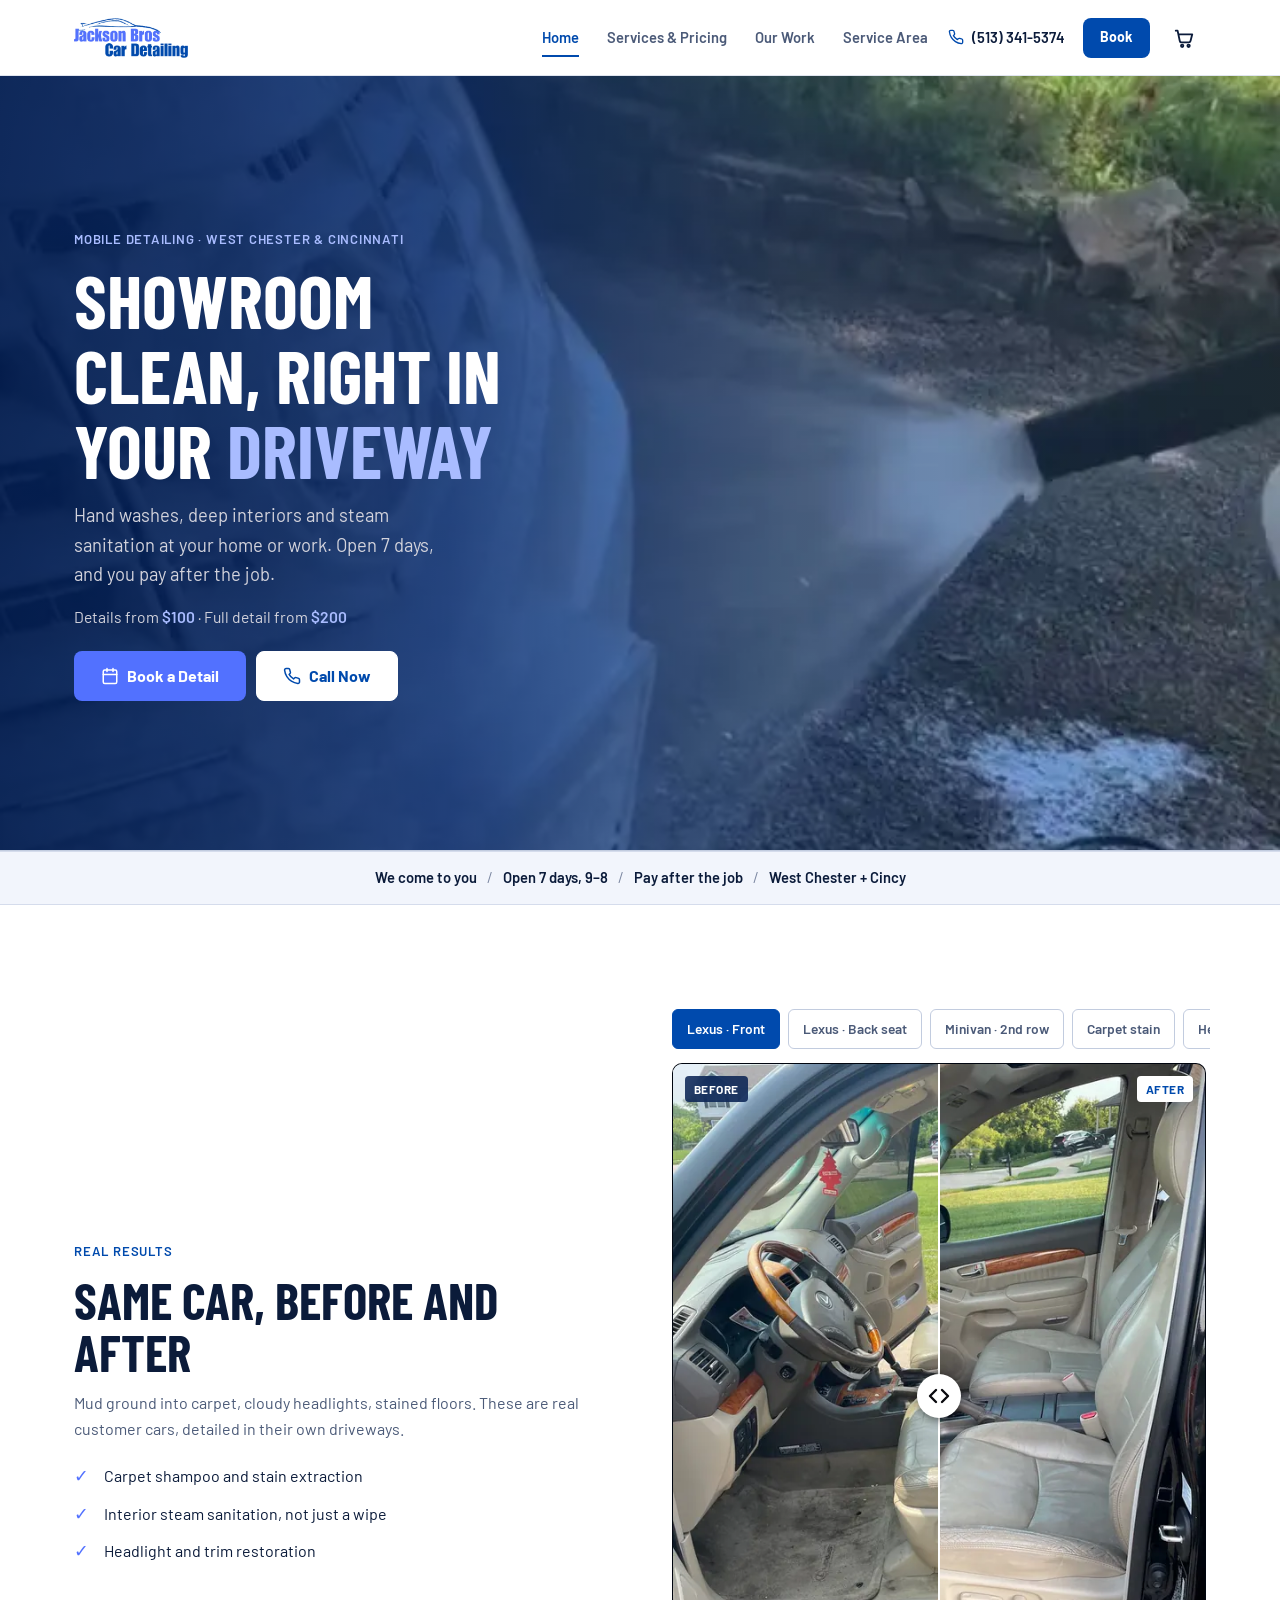
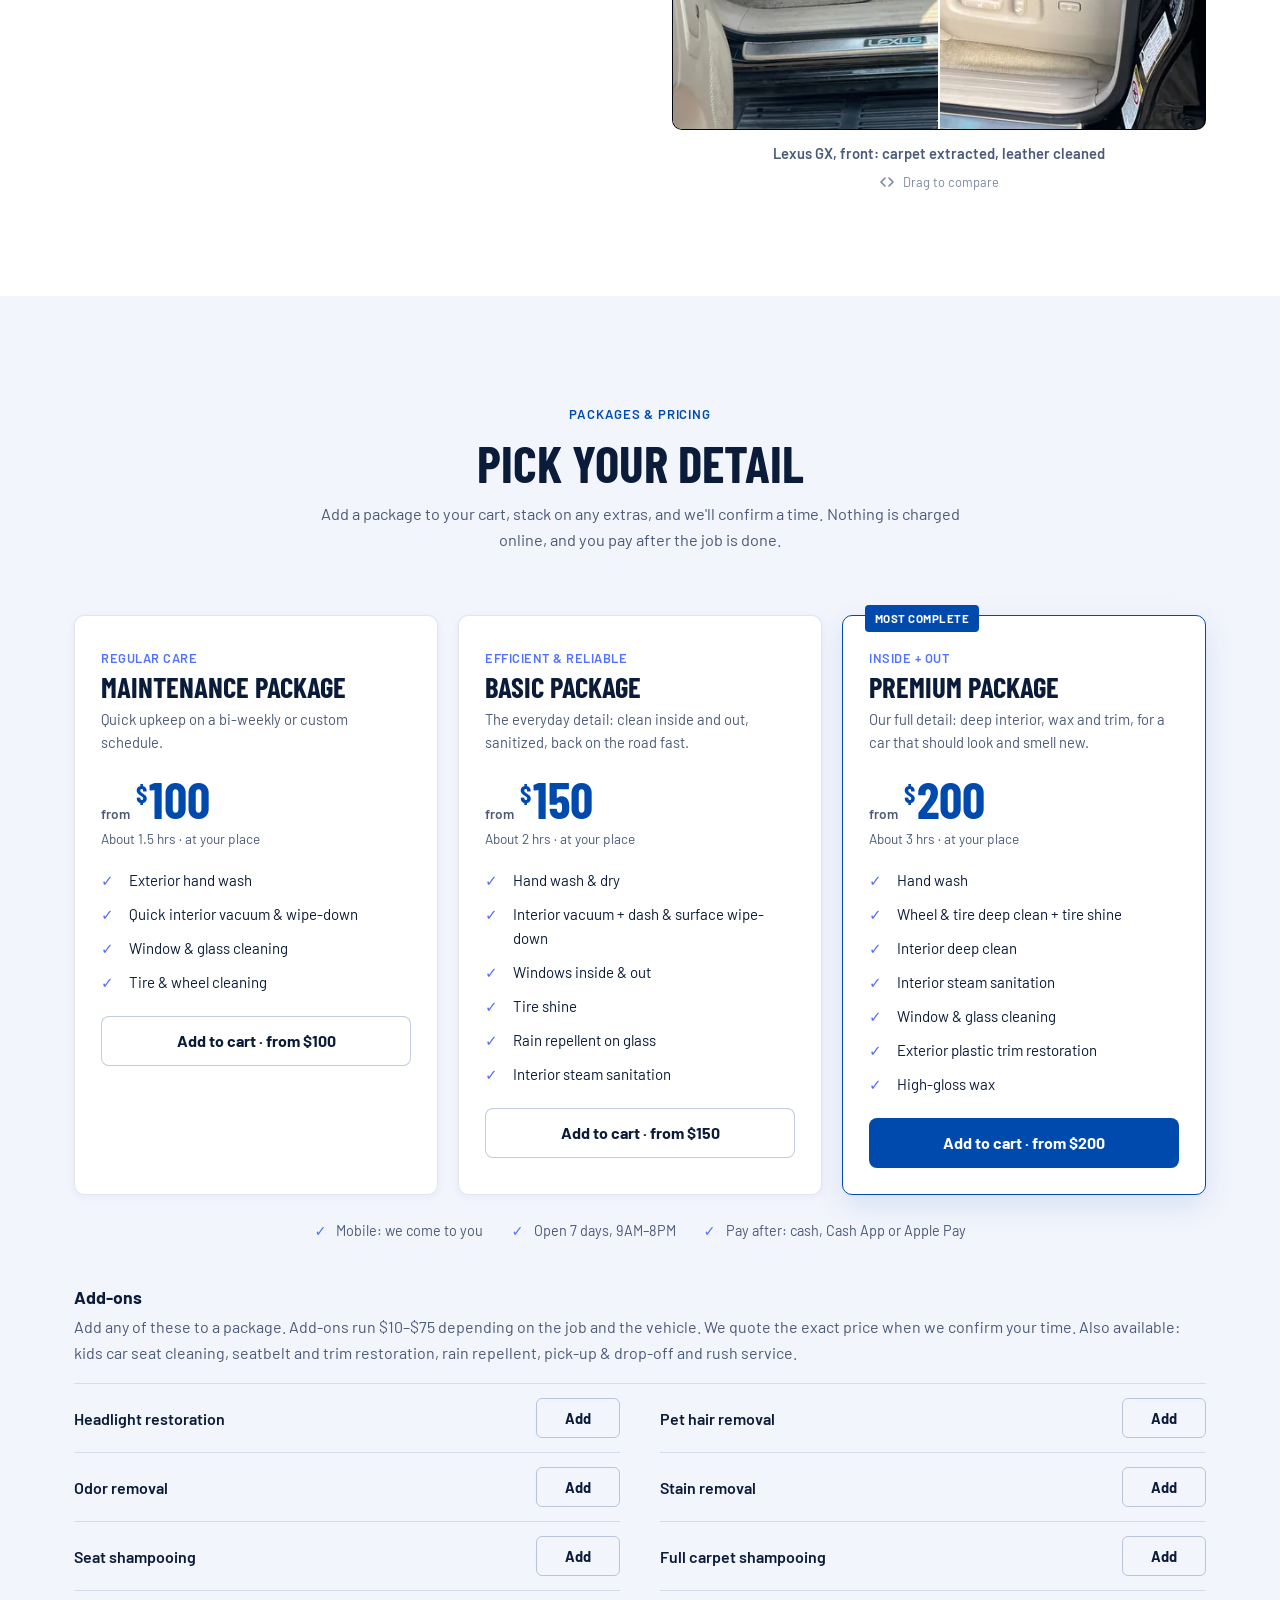
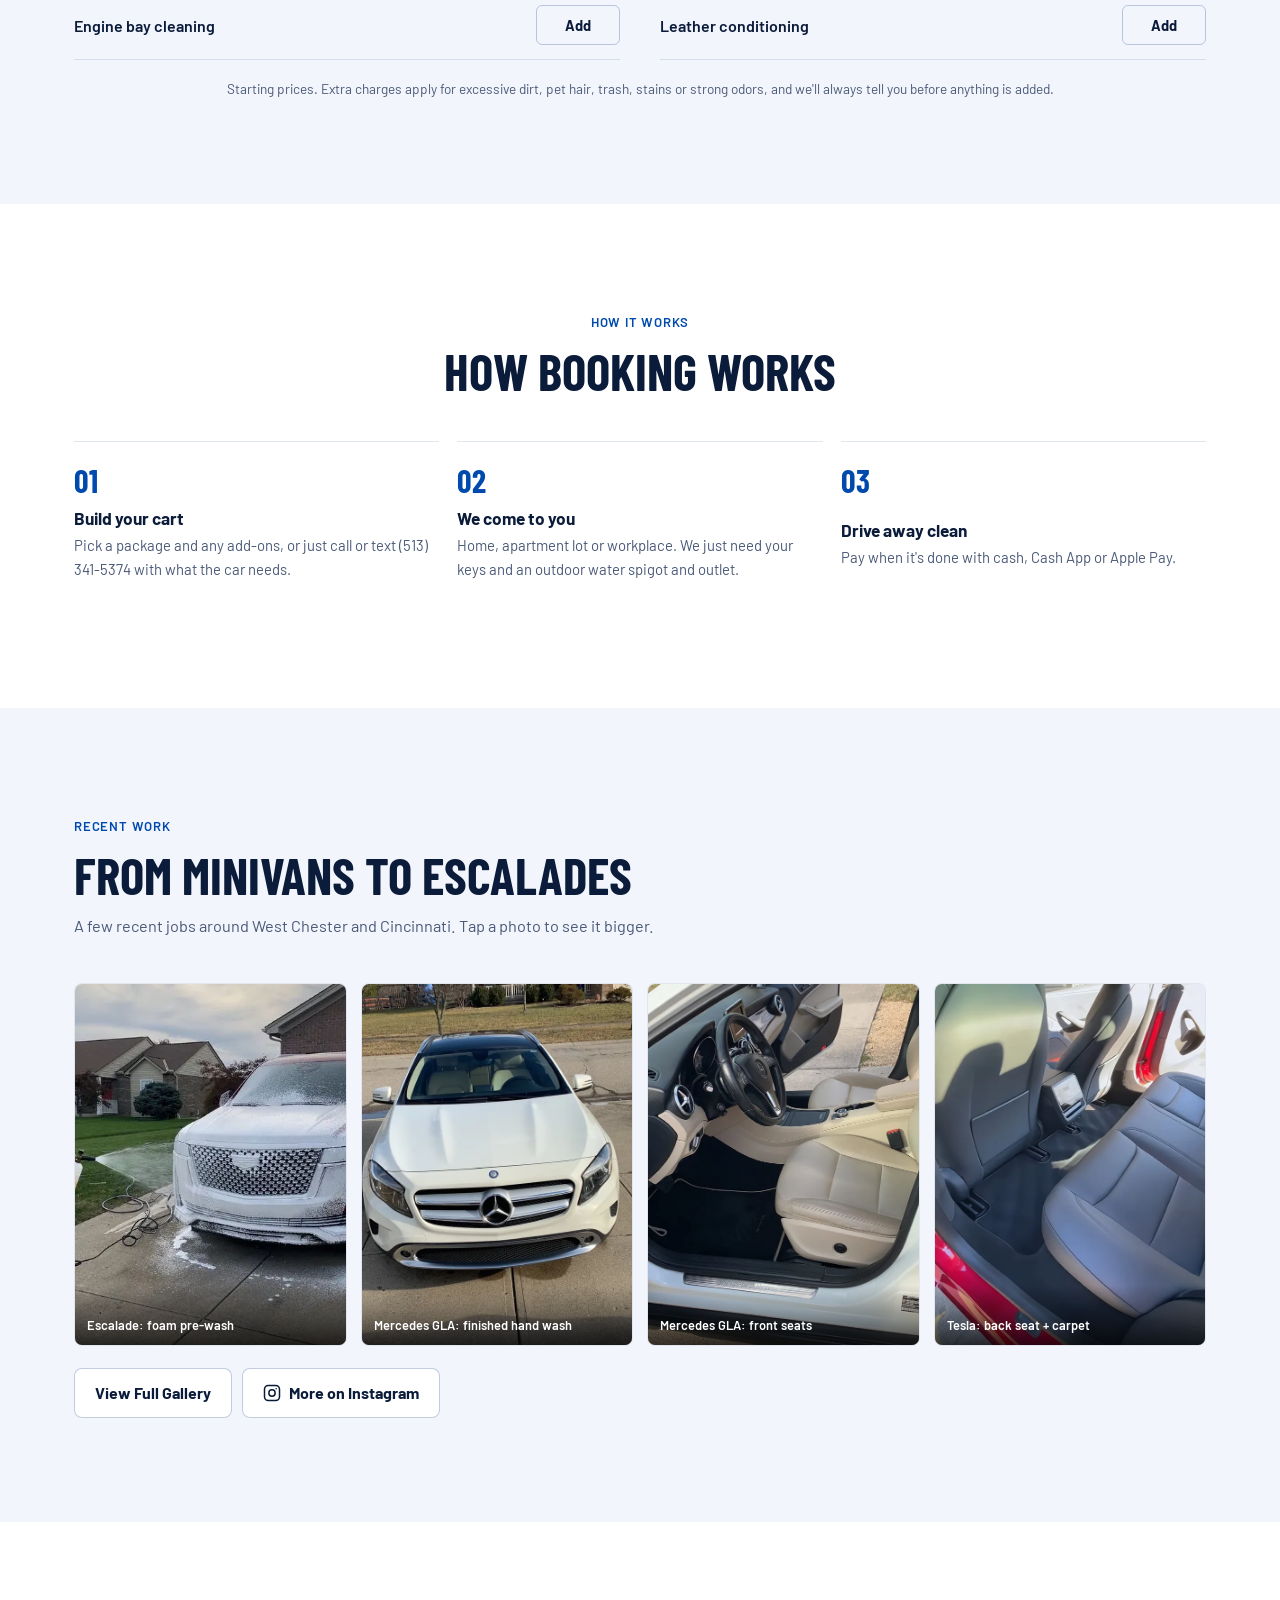
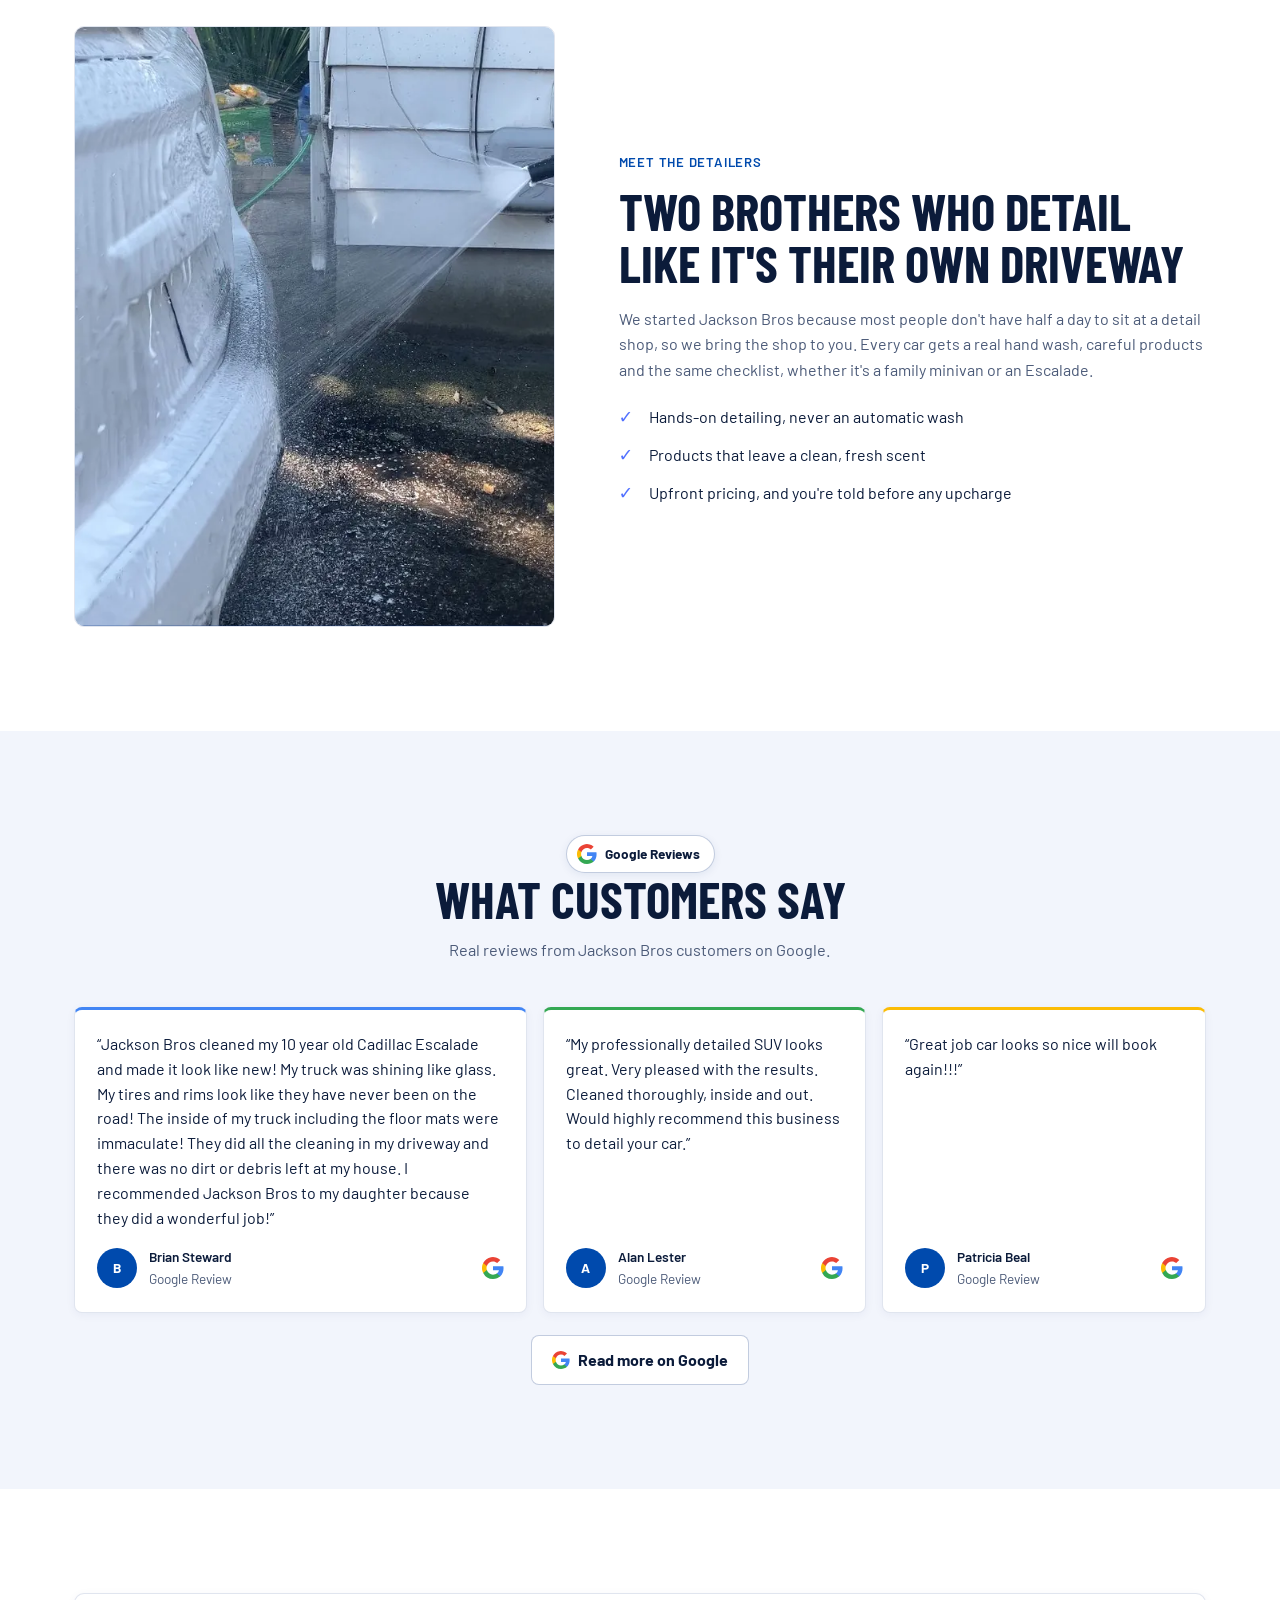
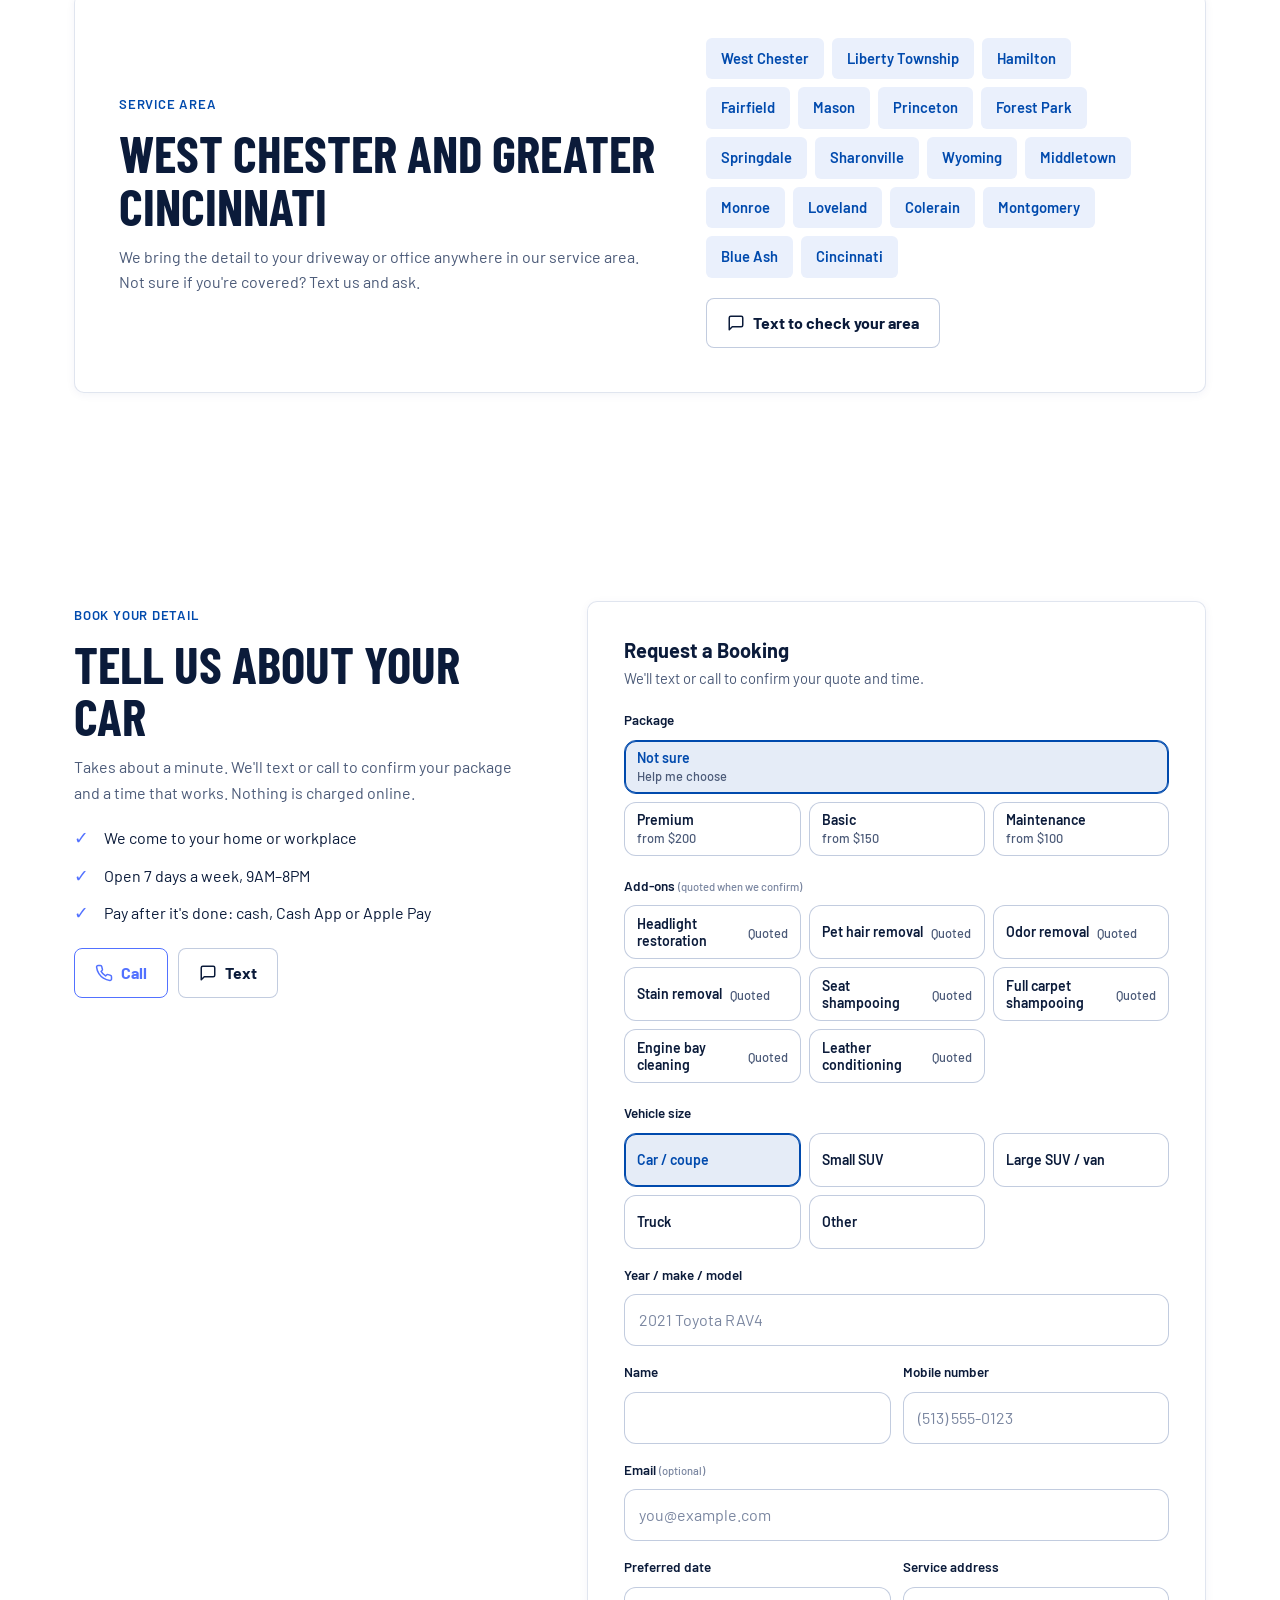
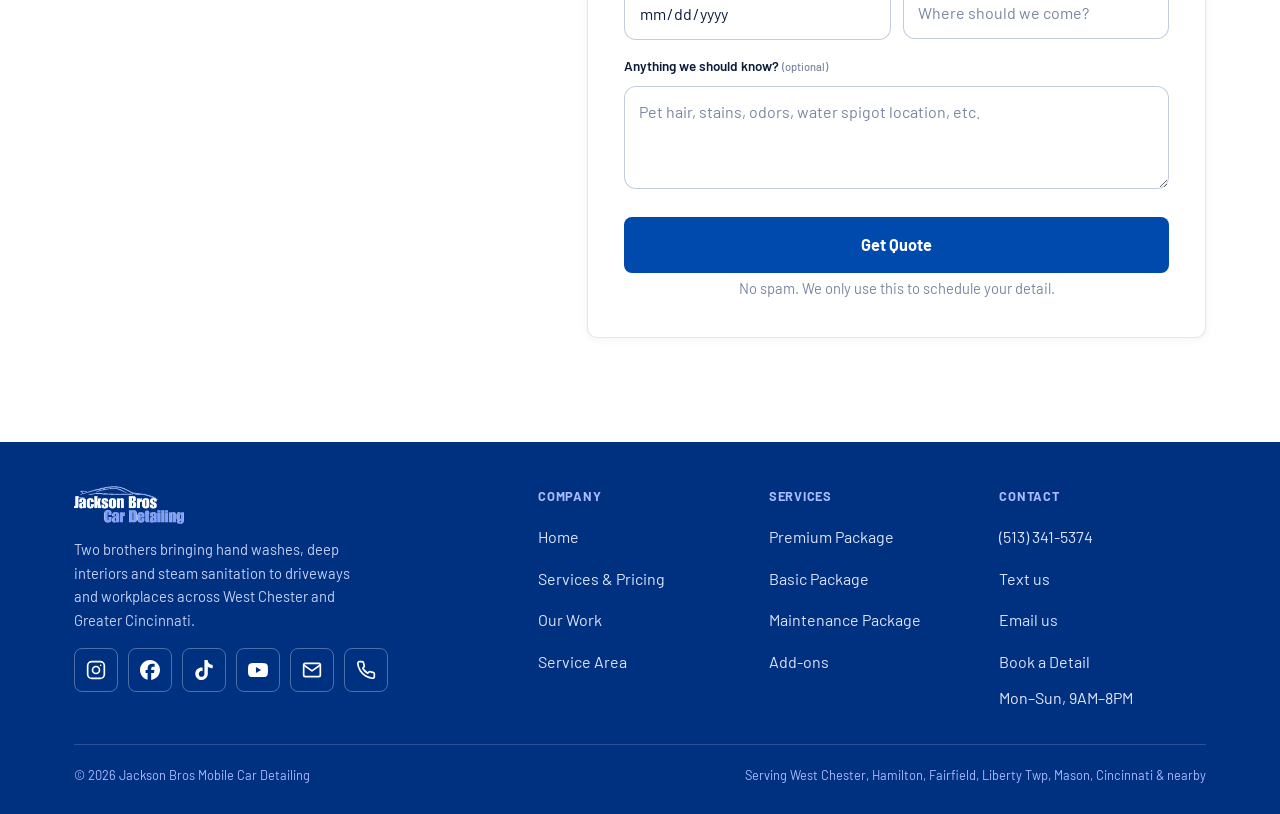
<file: index.html>
<!DOCTYPE html>
<html lang="en" class="no-js">
<head>
  <meta charset="UTF-8" />
  <meta name="viewport" content="width=device-width, initial-scale=1, viewport-fit=cover" />
  <title>Mobile Car Detailing in West Chester, OH | Jackson Bros</title>
  <meta name="description" content="Jackson Bros Mobile Car Detailing: hand wash, deep interior cleaning and steam sanitation at your home or work in West Chester, Hamilton, Fairfield and Cincinnati. Details from $100." />
  <link rel="canonical" href="https://www.jacksonbrosdetail.com/" />
  <meta name="theme-color" content="#004aad" />
  <meta property="og:type" content="website" />
  <meta property="og:site_name" content="Jackson Bros" />
  <meta property="og:title" content="Mobile Car Detailing in West Chester, OH | Jackson Bros" />
  <meta property="og:description" content="Jackson Bros Mobile Car Detailing: hand wash, deep interior cleaning and steam sanitation at your home or work in West Chester, Hamilton, Fairfield and Cincinnati. Details from $100." />
  <meta property="og:url" content="https://www.jacksonbrosdetail.com/" />
  <meta property="og:image" content="https://www.jacksonbrosdetail.com/assets/hero.jpg" />
  <meta name="twitter:card" content="summary_large_image" />
  <meta name="google-site-verification" content="Jl4bQPjvMknckGbI2AB4HtT-ejcKr5Xz_jz7XiltmsM" />
  <link rel="icon" href="assets/img/icon-192.png" type="image/png" />
  <link rel="apple-touch-icon" href="assets/img/apple-touch-icon.png" />
  <link rel="preconnect" href="https://fonts.googleapis.com" />
  <link rel="preconnect" href="https://fonts.gstatic.com" crossorigin />
  <link href="https://fonts.googleapis.com/css2?family=Barlow:wght@400;500;600;700&family=Barlow+Condensed:wght@600;700&display=swap" rel="stylesheet" />
  <link rel="stylesheet" href="assets/site.css?v=14" />
  <link rel="preload" as="image" href="assets/img/hero-video-poster.webp" />
  <script type="application/ld+json">
{
  "@context": "https://schema.org",
  "@type": "AutoWash",
  "name": "Jackson Bros Mobile Car Detailing",
  "alternateName": "Jackson Bros",
  "image": "https://www.jacksonbrosdetail.com/assets/hero.jpg",
  "logo": "https://www.jacksonbrosdetail.com/assets/logo.png",
  "url": "https://www.jacksonbrosdetail.com/",
  "telephone": "+15133415374",
  "email": "brosjackson75@gmail.com",
  "address": {
    "@type": "PostalAddress",
    "addressLocality": "West Chester",
    "addressRegion": "OH",
    "addressCountry": "US"
  },
  "areaServed": [
    "West Chester, OH",
    "Liberty Township, OH",
    "Hamilton, OH",
    "Fairfield, OH",
    "Mason, OH",
    "Princeton, OH",
    "Forest Park, OH",
    "Springdale, OH",
    "Sharonville, OH",
    "Wyoming, OH",
    "Middletown, OH",
    "Monroe, OH",
    "Loveland, OH",
    "Colerain, OH",
    "Montgomery, OH",
    "Blue Ash, OH",
    "Cincinnati, OH"
  ],
  "openingHoursSpecification": [
    {
      "@type": "OpeningHoursSpecification",
      "dayOfWeek": [
        "Monday",
        "Tuesday",
        "Wednesday",
        "Thursday",
        "Friday",
        "Saturday",
        "Sunday"
      ],
      "opens": "09:00",
      "closes": "20:00"
    }
  ],
  "paymentAccepted": "Cash, Cash App, Apple Pay",
  "sameAs": [
    "https://www.instagram.com/jacksonbroscardetailing/",
    "https://www.facebook.com/profile.php?id=61577694995422",
    "https://www.tiktok.com/@jackson.bros",
    "https://www.youtube.com/@jacksonbros75"
  ],
  "priceRange": "$100-$200",
  "hasOfferCatalog": {
    "@type": "OfferCatalog",
    "name": "Detailing packages",
    "itemListElement": [
      {
        "@type": "Offer",
        "itemOffered": {
          "@type": "Service",
          "name": "Premium Package"
        },
        "price": "200",
        "priceCurrency": "USD"
      },
      {
        "@type": "Offer",
        "itemOffered": {
          "@type": "Service",
          "name": "Basic Package"
        },
        "price": "150",
        "priceCurrency": "USD"
      },
      {
        "@type": "Offer",
        "itemOffered": {
          "@type": "Service",
          "name": "Maintenance Package"
        },
        "price": "100",
        "priceCurrency": "USD"
      }
    ]
  }
}
  </script>
</head>
<body>
  <a class="sr-only" href="#main">Skip to content</a>
  <header class="site-header">
    <div class="wrap">
      <a class="brand" href="index.html" aria-label="Jackson Bros home">
        <img class="wordmark" src="assets/img/logo-color-400.webp" width="400" height="140" alt="" /><span class="sr-only">Jackson Bros</span>
      </a>
      <nav class="nav-desktop" aria-label="Primary"><a href="index.html" aria-current="page">Home</a><a href="services.html">Services &amp; Pricing</a><a href="our-work.html">Our Work</a><a href="index.html#areas">Service Area</a></nav>
      <a class="header-phone" href="tel:5133415374"><svg viewBox="0 0 24 24" fill="none" stroke="currentColor" stroke-width="2" stroke-linecap="round" stroke-linejoin="round" aria-hidden="true"><path d="M22 16.92v3a2 2 0 0 1-2.18 2 19.79 19.79 0 0 1-8.63-3.07 19.5 19.5 0 0 1-6-6 19.79 19.79 0 0 1-3.07-8.67A2 2 0 0 1 4.11 2h3a2 2 0 0 1 2 1.72c.13.96.36 1.9.7 2.81a2 2 0 0 1-.45 2.11L8.09 9.91a16 16 0 0 0 6 6l1.27-1.27a2 2 0 0 1 2.11-.45c.91.34 1.85.57 2.81.7A2 2 0 0 1 22 16.92z"/></svg>(513) 341-5374</a>
      <a class="btn btn-led btn-sm" href="#booking-form">Book</a>
      <button class="menu-btn" aria-label="Menu" aria-expanded="false" aria-controls="menu"><span></span></button>
    </div>
  </header>
  <nav class="menu" id="menu" aria-label="Mobile">
    <a class="link" href="index.html" aria-current="page">Home</a><a class="link" href="services.html">Services &amp; Pricing</a><a class="link" href="our-work.html">Our Work</a><a class="link" href="index.html#areas">Service Area</a>
    <a class="link" href="#booking-form">Book a Detail</a>
    <div class="menu-cta">
      <a class="btn btn-led btn-block" href="tel:5133415374"><svg viewBox="0 0 24 24" fill="none" stroke="currentColor" stroke-width="2" stroke-linecap="round" stroke-linejoin="round" aria-hidden="true"><path d="M22 16.92v3a2 2 0 0 1-2.18 2 19.79 19.79 0 0 1-8.63-3.07 19.5 19.5 0 0 1-6-6 19.79 19.79 0 0 1-3.07-8.67A2 2 0 0 1 4.11 2h3a2 2 0 0 1 2 1.72c.13.96.36 1.9.7 2.81a2 2 0 0 1-.45 2.11L8.09 9.91a16 16 0 0 0 6 6l1.27-1.27a2 2 0 0 1 2.11-.45c.91.34 1.85.57 2.81.7A2 2 0 0 1 22 16.92z"/></svg> Call (513) 341-5374</a>
      <a class="btn btn-ghost btn-block" href="sms:5133415374"><svg viewBox="0 0 24 24" fill="none" stroke="currentColor" stroke-width="2" stroke-linecap="round" stroke-linejoin="round" aria-hidden="true"><path d="M21 15a2 2 0 0 1-2 2H7l-4 4V5a2 2 0 0 1 2-2h14a2 2 0 0 1 2 2z"/></svg> Text us</a>
      <a class="btn btn-ghost btn-block" href="https://www.instagram.com/jacksonbroscardetailing/" target="_blank" rel="noopener"><svg viewBox="0 0 24 24" fill="none" stroke="currentColor" stroke-width="2" stroke-linecap="round" stroke-linejoin="round" aria-hidden="true"><rect x="2" y="2" width="20" height="20" rx="5"/><circle cx="12" cy="12" r="4.2"/><circle cx="17.6" cy="6.4" r="1" fill="currentColor" stroke="none"/></svg> Instagram</a>
    </div>
  </nav>

  
  <main id="main">
  <section class="hero">
    <div class="hero-bg" aria-hidden="true">
      <video autoplay muted loop playsinline preload="auto" poster="assets/img/hero-video-poster.webp">
        <source src="assets/hero.mp4" type="video/mp4" />
      </video>
    </div>
    <div class="wrap">
      <span class="eyebrow">Mobile Detailing · West Chester &amp; Cincinnati</span>
      <h1>Showroom clean, right in your <span class="grad">driveway</span></h1>
      <p class="hero-sub">Hand washes, deep interiors and steam sanitation at your home or work. Open 7 days, and you pay after the job.</p>
      <div class="hero-price">Details from <b>$100</b> · Full detail from <b>$200</b></div>
      <div class="hero-actions">
        <a class="btn btn-led" href="#booking-form"><svg viewBox="0 0 24 24" fill="none" stroke="currentColor" stroke-width="2" stroke-linecap="round" stroke-linejoin="round" aria-hidden="true"><rect x="3" y="4" width="18" height="18" rx="2"/><path d="M16 2v4M8 2v4M3 10h18"/></svg> Book a Detail</a>
        <a class="btn btn-ghost" href="tel:5133415374"><svg viewBox="0 0 24 24" fill="none" stroke="currentColor" stroke-width="2" stroke-linecap="round" stroke-linejoin="round" aria-hidden="true"><path d="M22 16.92v3a2 2 0 0 1-2.18 2 19.79 19.79 0 0 1-8.63-3.07 19.5 19.5 0 0 1-6-6 19.79 19.79 0 0 1-3.07-8.67A2 2 0 0 1 4.11 2h3a2 2 0 0 1 2 1.72c.13.96.36 1.9.7 2.81a2 2 0 0 1-.45 2.11L8.09 9.91a16 16 0 0 0 6 6l1.27-1.27a2 2 0 0 1 2.11-.45c.91.34 1.85.57 2.81.7A2 2 0 0 1 22 16.92z"/></svg> Call Now</a>
      </div>
    </div>
  </section>
  <div class="strip"></div>

  <div class="facts">
    <ul aria-label="Highlights">
      <li><svg viewBox="0 0 24 24" fill="none" stroke="currentColor" stroke-width="2" stroke-linecap="round" stroke-linejoin="round" aria-hidden="true"><path d="M1 3h15v13H1zM16 8h4l3 3v5h-7z"/><circle cx="5.5" cy="18.5" r="2.5"/><circle cx="18.5" cy="18.5" r="2.5"/></svg> We come to you</li>
      <li><svg viewBox="0 0 24 24" fill="none" stroke="currentColor" stroke-width="2" stroke-linecap="round" stroke-linejoin="round" aria-hidden="true"><circle cx="12" cy="12" r="9"/><path d="M12 7v5l3 2"/></svg> Open 7 days, 9–8</li>
      <li><svg viewBox="0 0 24 24" fill="none" stroke="currentColor" stroke-width="2" stroke-linecap="round" stroke-linejoin="round" aria-hidden="true"><rect x="2" y="6" width="20" height="12" rx="2"/><circle cx="12" cy="12" r="2.5"/></svg> Pay after the job</li>
      <li><svg viewBox="0 0 24 24" fill="none" stroke="currentColor" stroke-width="2" stroke-linecap="round" stroke-linejoin="round" aria-hidden="true"><path d="M21 10c0 7-9 13-9 13S3 17 3 10a9 9 0 0 1 18 0z"/><circle cx="12" cy="10" r="3"/></svg> West Chester + Cincy</li>
    </ul>
  </div>

  <section class="section">
    <div class="wrap split">
      <div class="reveal">
        <span class="eyebrow">Real Results</span>
        <h2>Same car, before and after</h2>
        <p style="margin-top:12px">Mud ground into carpet, cloudy headlights, stained floors. These are real customer cars, detailed in their own driveways.</p>
        <ul class="proof-list">
          <li><span class="check"><svg viewBox="0 0 24 24" fill="none" stroke="currentColor" stroke-width="3" stroke-linecap="round" stroke-linejoin="round" aria-hidden="true"><path d="M20 6 9 17l-5-5"/></svg></span> Carpet shampoo and stain extraction</li><li><span class="check"><svg viewBox="0 0 24 24" fill="none" stroke="currentColor" stroke-width="3" stroke-linecap="round" stroke-linejoin="round" aria-hidden="true"><path d="M20 6 9 17l-5-5"/></svg></span> Interior steam sanitation, not just a wipe</li><li><span class="check"><svg viewBox="0 0 24 24" fill="none" stroke="currentColor" stroke-width="3" stroke-linecap="round" stroke-linejoin="round" aria-hidden="true"><path d="M20 6 9 17l-5-5"/></svg></span> Headlight and trim restoration</li>
        </ul>
      </div>
      <div class="reveal">
        <div class="ba-switch" data-target="#ba-home" data-caption="#ba-home-cap" role="group" aria-label="Choose a before and after"><button type="button" data-pair="01" data-before-alt="Lexus GX front seats and carpet before detailing, dirt ground into the floor" data-after-alt="Same Lexus GX front interior after a deep clean" data-cap="Lexus GX, front: carpet extracted, leather cleaned" aria-pressed="true">Lexus · Front</button><button type="button" data-pair="02" data-before-alt="Lexus GX back seat and floor before detailing" data-after-alt="Same Lexus GX back seat after detailing" data-cap="Lexus GX, back seat: floor and leather cleaned" aria-pressed="false">Lexus · Back seat</button><button type="button" data-pair="03" data-before-alt="Honda minivan second row with debris on the floor" data-after-alt="Same minivan second row after detailing" data-cap="Honda minivan, 2nd row: debris cleared, floor and seats cleaned" aria-pressed="false">Minivan · 2nd row</button><button type="button" data-pair="04" data-before-alt="Stained gray carpet under a van seat" data-after-alt="Same carpet after shampoo and extraction" data-cap="Van carpet under a seat: stain removal + shampoo" aria-pressed="false">Carpet stain</button><button type="button" data-pair="05" data-before-alt="Cloudy, yellowed headlight on a red Toyota pickup" data-after-alt="Same Toyota headlight after restoration" data-cap="Toyota pickup, exterior: headlight restoration" aria-pressed="false">Headlight</button></div>
        <div class="ba" id="ba-home">
            <img src="assets/after-01.jpg" srcset="assets/img/after-01-600.webp 600w, assets/img/after-01-1000.webp 1000w" sizes="(min-width: 960px) 45vw, 92vw" width="1200" height="1600" alt="Same Lexus GX front interior after a deep clean" loading="lazy" decoding="async" />
            <img class="ba-before" src="assets/before-01.jpg" srcset="assets/img/before-01-600.webp 600w, assets/img/before-01-1000.webp 1000w" sizes="(min-width: 960px) 45vw, 92vw" width="1200" height="1600" alt="Lexus GX front seats and carpet before detailing, dirt ground into the floor" loading="lazy" decoding="async" />
            <span class="tag before">Before</span><span class="tag after">After</span>
            <span class="ba-line"></span><span class="ba-knob"><svg viewBox="0 0 24 24" fill="none" stroke="currentColor" stroke-width="2.4" stroke-linecap="round" stroke-linejoin="round" aria-hidden="true"><path d="m9 6-6 6 6 6M15 6l6 6-6 6"/></svg></span>
            <input type="range" min="0" max="100" value="50" aria-label="Drag to compare before and after" />
          </div>
        <p class="ba-cap" id="ba-home-cap">Lexus GX, front: carpet extracted, leather cleaned</p>
        <p class="ba-hint"><svg width="16" height="16" viewBox="0 0 24 24" fill="none" stroke="currentColor" stroke-width="2.4" stroke-linecap="round" stroke-linejoin="round" aria-hidden="true"><path d="m9 6-6 6 6 6M15 6l6 6-6 6"/></svg> Drag to compare</p>
      </div>
    </div>
  </section>

  <section class="section alt" id="packages">
    <div class="wrap">
      <div class="head center reveal">
        <span class="eyebrow">Packages &amp; Pricing</span>
        <h2>Pick your detail</h2>
        <p>Add a package to your cart, stack on any extras, and we'll confirm a time. Nothing is charged online, and you pay after the job is done.</p>
      </div>
      <div class="pkgs">
        <article class="pkg">
          <span class="tier">Regular Care</span>
          <h3>Maintenance Package</h3>
          <p class="for">Quick upkeep on a bi-weekly or custom schedule.</p>
            <div class="opt" data-opt="std" data-book="Maintenance Package ($100)" data-cta="Add to cart · from $100">
              <div class="price"><small class="from">from</small><sup>$</sup>100</div><p class="pkg-time">About 1.5 hrs · at your place</p>
              <ul class="includes"><li>Exterior hand wash</li><li>Quick interior vacuum &amp; wipe-down</li><li>Window &amp; glass cleaning</li><li>Tire &amp; wheel cleaning</li></ul>
            </div>
          <a class="btn btn-ghost pkg-book" href="#booking-form" data-book="Maintenance Package ($100)">Add to cart · from $100</a>
        </article>
        <article class="pkg">
          <span class="tier">Efficient &amp; Reliable</span>
          <h3>Basic Package</h3>
          <p class="for">The everyday detail: clean inside and out, sanitized, back on the road fast.</p>
            <div class="opt" data-opt="std" data-book="Basic Package ($150)" data-cta="Add to cart · from $150">
              <div class="price"><small class="from">from</small><sup>$</sup>150</div><p class="pkg-time">About 2 hrs · at your place</p>
              <ul class="includes"><li>Hand wash &amp; dry</li><li>Interior vacuum + dash &amp; surface wipe-down</li><li>Windows inside &amp; out</li><li>Tire shine</li><li>Rain repellent on glass</li><li>Interior steam sanitation</li></ul>
            </div>
          <a class="btn btn-ghost pkg-book" href="#booking-form" data-book="Basic Package ($150)">Add to cart · from $150</a>
        </article>
        <article class="pkg featured">
          <span class="ribbon">Most Complete</span><span class="tier">Inside + Out</span>
          <h3>Premium Package</h3>
          <p class="for">Our full detail: deep interior, wax and trim, for a car that should look and smell new.</p>
            <div class="opt" data-opt="std" data-book="Premium Package ($200)" data-cta="Add to cart · from $200">
              <div class="price"><small class="from">from</small><sup>$</sup>200</div><p class="pkg-time">About 3 hrs · at your place</p>
              <ul class="includes"><li>Hand wash</li><li>Wheel &amp; tire deep clean + tire shine</li><li>Interior deep clean</li><li>Interior steam sanitation</li><li>Window &amp; glass cleaning</li><li>Exterior plastic trim restoration</li><li>High-gloss wax</li></ul>
            </div>
          <a class="btn btn-led pkg-book" href="#booking-form" data-book="Premium Package ($200)">Add to cart · from $200</a>
        </article>
      </div>
      <div class="dots" aria-hidden="true"></div>
      <ul class="pkg-trust">
        <li>Mobile: we come to you</li><li>Open 7 days, 9AM–8PM</li><li>Pay after: cash, Cash App or Apple Pay</li>
      </ul>
      <div class="addons-pick reveal" id="add-ons">
        <h3>Add-ons</h3>
        <p>Add any of these to a package. Add-ons run $10–$75 depending on the job and the vehicle. We quote the exact price when we confirm your time. Also available: kids car seat cleaning, seatbelt and trim restoration, rain repellent, pick-up &amp; drop-off and rush service.</p>
        <ul class="addon-list"><li><span class="a-name">Headlight restoration</span><button class="add-btn" type="button" data-addon="Headlight restoration" aria-pressed="false">Add</button></li><li><span class="a-name">Pet hair removal</span><button class="add-btn" type="button" data-addon="Pet hair removal" aria-pressed="false">Add</button></li><li><span class="a-name">Odor removal</span><button class="add-btn" type="button" data-addon="Odor removal" aria-pressed="false">Add</button></li><li><span class="a-name">Stain removal</span><button class="add-btn" type="button" data-addon="Stain removal" aria-pressed="false">Add</button></li><li><span class="a-name">Seat shampooing</span><button class="add-btn" type="button" data-addon="Seat shampooing" aria-pressed="false">Add</button></li><li><span class="a-name">Full carpet shampooing</span><button class="add-btn" type="button" data-addon="Full carpet shampooing" aria-pressed="false">Add</button></li><li><span class="a-name">Engine bay cleaning</span><button class="add-btn" type="button" data-addon="Engine bay cleaning" aria-pressed="false">Add</button></li><li><span class="a-name">Leather conditioning</span><button class="add-btn" type="button" data-addon="Leather conditioning" aria-pressed="false">Add</button></li></ul>
      </div>
      <p class="pkg-note">Starting prices. Extra charges apply for excessive dirt, pet hair, trash, stains or strong odors, and we'll always tell you before anything is added.</p>
    </div>
  </section>

  <section class="section">
    <div class="wrap">
      <div class="head center reveal">
        <span class="eyebrow">How It Works</span>
        <h2>How booking works</h2>
      </div>
      <ol class="steps" style="padding:0;list-style:none">
        <li class="step reveal"><div><h3>Build your cart</h3><p>Pick a package and any add-ons, or just call or text (513) 341-5374 with what the car needs.</p></div></li>
        <li class="step reveal"><div><h3>We come to you</h3><p>Home, apartment lot or workplace. We just need your keys and an outdoor water spigot and outlet.</p></div></li>
        <li class="step reveal"><div><h3>Drive away clean</h3><p>Pay when it's done with cash, Cash App or Apple Pay.</p></div></li>
      </ol>
    </div>
  </section>

  <section class="section alt">
    <div class="wrap">
      <div class="head reveal">
        <span class="eyebrow">Recent Work</span>
        <h2>From minivans to Escalades</h2>
        <p>A few recent jobs around West Chester and Cincinnati. Tap a photo to see it bigger.</p>
      </div>
      <div class="rail"><figure class="shot reveal" data-full="assets/img/gallery-04-1000.webp"><img src="assets/gallery-04.jpg" srcset="assets/img/gallery-04-600.webp 600w, assets/img/gallery-04-1000.webp 1000w" sizes="(min-width: 960px) 24vw, (min-width: 600px) 40vw, 72vw" width="375" height="667" alt="Cadillac Escalade covered in foam during a hand wash" loading="lazy" decoding="async" /><figcaption>Escalade: foam pre-wash</figcaption></figure><figure class="shot reveal" data-full="assets/img/gallery-01-1000.webp"><img src="assets/gallery-01.jpg" srcset="assets/img/gallery-01-600.webp 600w, assets/img/gallery-01-1000.webp 1000w" sizes="(min-width: 960px) 24vw, (min-width: 600px) 40vw, 72vw" width="768" height="1365" alt="White Mercedes GLA front after a hand wash" loading="lazy" decoding="async" /><figcaption>Mercedes GLA: finished hand wash</figcaption></figure><figure class="shot reveal" data-full="assets/img/gallery-06-1000.webp"><img src="assets/gallery-06.jpg" srcset="assets/img/gallery-06-600.webp 600w, assets/img/gallery-06-1000.webp 1000w" sizes="(min-width: 960px) 24vw, (min-width: 600px) 40vw, 72vw" width="900" height="1600" alt="Mercedes front interior with cream leather after detailing" loading="lazy" decoding="async" /><figcaption>Mercedes GLA: front seats</figcaption></figure><figure class="shot reveal" data-full="assets/img/gallery-03-1000.webp"><img src="assets/gallery-03.jpg" srcset="assets/img/gallery-03-600.webp 600w, assets/img/gallery-03-1000.webp 1000w" sizes="(min-width: 960px) 24vw, (min-width: 600px) 40vw, 72vw" width="750" height="1334" alt="Tesla rear seats and carpet after an interior deep clean" loading="lazy" decoding="async" /><figcaption>Tesla: back seat + carpet</figcaption></figure></div>
      <div class="row-actions">
        <a class="btn btn-ghost" href="our-work.html">View Full Gallery</a>
        <a class="btn btn-ghost" href="https://www.instagram.com/jacksonbroscardetailing/" target="_blank" rel="noopener"><svg viewBox="0 0 24 24" fill="none" stroke="currentColor" stroke-width="2" stroke-linecap="round" stroke-linejoin="round" aria-hidden="true"><rect x="2" y="2" width="20" height="20" rx="5"/><circle cx="12" cy="12" r="4.2"/><circle cx="17.6" cy="6.4" r="1" fill="currentColor" stroke="none"/></svg> More on Instagram</a>
      </div>
    </div>
  </section>

  <section class="section" id="about">
    <div class="wrap about">
      <div class="about-media reveal">
        <img src="assets/team.jpg" srcset="assets/img/team-600.webp 600w, assets/img/team-1000.webp 1000w" sizes="(min-width: 960px) 40vw, 92vw" width="643" height="1147" alt="Jackson Bros rinsing a white SUV during a mobile detail" loading="lazy" decoding="async" />
        <div class="strip"></div>
      </div>
      <div class="reveal">
        <span class="eyebrow">Meet the Detailers</span>
        <h2>Two brothers who detail like it's their own driveway</h2>
        <p class="body">We started Jackson Bros because most people don't have half a day to sit at a detail shop, so we bring the shop to you. Every car gets a real hand wash, careful products and the same checklist, whether it's a family minivan or an Escalade.</p>
        <ul class="proof-list">
          <li><span class="check"><svg viewBox="0 0 24 24" fill="none" stroke="currentColor" stroke-width="3" stroke-linecap="round" stroke-linejoin="round" aria-hidden="true"><path d="M20 6 9 17l-5-5"/></svg></span> Hands-on detailing, never an automatic wash</li><li><span class="check"><svg viewBox="0 0 24 24" fill="none" stroke="currentColor" stroke-width="3" stroke-linecap="round" stroke-linejoin="round" aria-hidden="true"><path d="M20 6 9 17l-5-5"/></svg></span> Products that leave a clean, fresh scent</li><li><span class="check"><svg viewBox="0 0 24 24" fill="none" stroke="currentColor" stroke-width="3" stroke-linecap="round" stroke-linejoin="round" aria-hidden="true"><path d="M20 6 9 17l-5-5"/></svg></span> Upfront pricing, and you're told before any upcharge</li>
        </ul>
      </div>
    </div>
  </section>

  <section class="section alt" id="reviews">
    <div class="wrap">
      <div class="head center reveal">
        <span class="g-badge"><svg class="g-logo" viewBox="0 0 24 24" aria-hidden="true"><path fill="#4285F4" d="M23.5 12.3c0-.8-.1-1.6-.2-2.3H12v4.5h6.5a5.6 5.6 0 0 1-2.4 3.6v3h3.9c2.2-2.1 3.5-5.1 3.5-8.8Z"/><path fill="#34A853" d="M12 24c3.2 0 6-1.1 8-2.9l-3.9-3c-1.1.7-2.5 1.2-4.1 1.2-3.1 0-5.8-2.1-6.7-5H1.3v3.1A12 12 0 0 0 12 24Z"/><path fill="#FBBC05" d="M5.3 14.3a7.2 7.2 0 0 1 0-4.6V6.6H1.3a12 12 0 0 0 0 10.8l4-3.1Z"/><path fill="#EA4335" d="M12 4.8c1.8 0 3.3.6 4.6 1.8l3.4-3.4A12 12 0 0 0 1.3 6.6l4 3.1c.9-2.9 3.6-4.9 6.7-4.9Z"/></svg> Google Reviews</span>
        <h2>What customers say</h2>
        <p>Real reviews from Jackson Bros customers on Google.</p>
      </div>
      <div class="reviews"><figure class="review reveal"><blockquote>&ldquo;Jackson Bros cleaned my 10 year old Cadillac Escalade and made it look like new! My truck was shining like glass. My tires and rims look like they have never been on the road! The inside of my truck including the floor mats were immaculate! They did all the cleaning in my driveway and there was no dirt or debris left at my house. I recommended Jackson Bros to my daughter because they did a wonderful job!&rdquo;</blockquote><figcaption><span class="r-avatar">B</span><span class="r-who"><b>Brian Steward</b><span>Google Review</span></span><svg class="g-logo" viewBox="0 0 24 24" aria-hidden="true"><path fill="#4285F4" d="M23.5 12.3c0-.8-.1-1.6-.2-2.3H12v4.5h6.5a5.6 5.6 0 0 1-2.4 3.6v3h3.9c2.2-2.1 3.5-5.1 3.5-8.8Z"/><path fill="#34A853" d="M12 24c3.2 0 6-1.1 8-2.9l-3.9-3c-1.1.7-2.5 1.2-4.1 1.2-3.1 0-5.8-2.1-6.7-5H1.3v3.1A12 12 0 0 0 12 24Z"/><path fill="#FBBC05" d="M5.3 14.3a7.2 7.2 0 0 1 0-4.6V6.6H1.3a12 12 0 0 0 0 10.8l4-3.1Z"/><path fill="#EA4335" d="M12 4.8c1.8 0 3.3.6 4.6 1.8l3.4-3.4A12 12 0 0 0 1.3 6.6l4 3.1c.9-2.9 3.6-4.9 6.7-4.9Z"/></svg></figcaption></figure><figure class="review reveal"><blockquote>&ldquo;My professionally detailed SUV looks great. Very pleased with the results. Cleaned thoroughly, inside and out. Would highly recommend this business to detail your car.&rdquo;</blockquote><figcaption><span class="r-avatar">A</span><span class="r-who"><b>Alan Lester</b><span>Google Review</span></span><svg class="g-logo" viewBox="0 0 24 24" aria-hidden="true"><path fill="#4285F4" d="M23.5 12.3c0-.8-.1-1.6-.2-2.3H12v4.5h6.5a5.6 5.6 0 0 1-2.4 3.6v3h3.9c2.2-2.1 3.5-5.1 3.5-8.8Z"/><path fill="#34A853" d="M12 24c3.2 0 6-1.1 8-2.9l-3.9-3c-1.1.7-2.5 1.2-4.1 1.2-3.1 0-5.8-2.1-6.7-5H1.3v3.1A12 12 0 0 0 12 24Z"/><path fill="#FBBC05" d="M5.3 14.3a7.2 7.2 0 0 1 0-4.6V6.6H1.3a12 12 0 0 0 0 10.8l4-3.1Z"/><path fill="#EA4335" d="M12 4.8c1.8 0 3.3.6 4.6 1.8l3.4-3.4A12 12 0 0 0 1.3 6.6l4 3.1c.9-2.9 3.6-4.9 6.7-4.9Z"/></svg></figcaption></figure><figure class="review reveal"><blockquote>&ldquo;Great job car looks so nice will book again!!!&rdquo;</blockquote><figcaption><span class="r-avatar">P</span><span class="r-who"><b>Patricia Beal</b><span>Google Review</span></span><svg class="g-logo" viewBox="0 0 24 24" aria-hidden="true"><path fill="#4285F4" d="M23.5 12.3c0-.8-.1-1.6-.2-2.3H12v4.5h6.5a5.6 5.6 0 0 1-2.4 3.6v3h3.9c2.2-2.1 3.5-5.1 3.5-8.8Z"/><path fill="#34A853" d="M12 24c3.2 0 6-1.1 8-2.9l-3.9-3c-1.1.7-2.5 1.2-4.1 1.2-3.1 0-5.8-2.1-6.7-5H1.3v3.1A12 12 0 0 0 12 24Z"/><path fill="#FBBC05" d="M5.3 14.3a7.2 7.2 0 0 1 0-4.6V6.6H1.3a12 12 0 0 0 0 10.8l4-3.1Z"/><path fill="#EA4335" d="M12 4.8c1.8 0 3.3.6 4.6 1.8l3.4-3.4A12 12 0 0 0 1.3 6.6l4 3.1c.9-2.9 3.6-4.9 6.7-4.9Z"/></svg></figcaption></figure></div>
      <div class="row-actions" style="justify-content:center">
        <a class="btn btn-ghost g-btn" href="https://share.google/LwWGHvH3canV6nRPe" target="_blank" rel="noopener"><svg class="g-logo" viewBox="0 0 24 24" aria-hidden="true"><path fill="#4285F4" d="M23.5 12.3c0-.8-.1-1.6-.2-2.3H12v4.5h6.5a5.6 5.6 0 0 1-2.4 3.6v3h3.9c2.2-2.1 3.5-5.1 3.5-8.8Z"/><path fill="#34A853" d="M12 24c3.2 0 6-1.1 8-2.9l-3.9-3c-1.1.7-2.5 1.2-4.1 1.2-3.1 0-5.8-2.1-6.7-5H1.3v3.1A12 12 0 0 0 12 24Z"/><path fill="#FBBC05" d="M5.3 14.3a7.2 7.2 0 0 1 0-4.6V6.6H1.3a12 12 0 0 0 0 10.8l4-3.1Z"/><path fill="#EA4335" d="M12 4.8c1.8 0 3.3.6 4.6 1.8l3.4-3.4A12 12 0 0 0 1.3 6.6l4 3.1c.9-2.9 3.6-4.9 6.7-4.9Z"/></svg> Read more on Google</a>
      </div>
    </div>
  </section>

  <section class="section" id="areas">
    <div class="wrap">
      <div class="area-card reveal">
        <div>
          <span class="eyebrow blue">Service Area</span>
          <h2>West Chester and Greater Cincinnati</h2>
          <p style="margin-top:12px">We bring the detail to your driveway or office anywhere in our service area. Not sure if you're covered? Text us and ask.</p>
        </div>
        <div>
          <div class="chips"><span>West Chester</span><span>Liberty Township</span><span>Hamilton</span><span>Fairfield</span><span>Mason</span><span>Princeton</span><span>Forest Park</span><span>Springdale</span><span>Sharonville</span><span>Wyoming</span><span>Middletown</span><span>Monroe</span><span>Loveland</span><span>Colerain</span><span>Montgomery</span><span>Blue Ash</span><span>Cincinnati</span></div>
          <div class="row-actions">
            <a class="btn btn-ghost" href="sms:5133415374"><svg viewBox="0 0 24 24" fill="none" stroke="currentColor" stroke-width="2" stroke-linecap="round" stroke-linejoin="round" aria-hidden="true"><path d="M21 15a2 2 0 0 1-2 2H7l-4 4V5a2 2 0 0 1 2-2h14a2 2 0 0 1 2 2z"/></svg> Text to check your area</a>
          </div>
        </div>
      </div>
    </div>
  </section>

  <section class="section" id="quote">
    <div class="wrap book">
      <div class="book-copy reveal">
        <span class="eyebrow">Book Your Detail</span>
        <h2>Tell us about your car</h2>
        <p style="margin-top:12px">Takes about a minute. We'll text or call to confirm your package and a time that works. Nothing is charged online.</p>
        <ul class="perks">
          <li><span class="check"><svg viewBox="0 0 24 24" fill="none" stroke="currentColor" stroke-width="3" stroke-linecap="round" stroke-linejoin="round" aria-hidden="true"><path d="M20 6 9 17l-5-5"/></svg></span> We come to your home or workplace</li>
          <li><span class="check"><svg viewBox="0 0 24 24" fill="none" stroke="currentColor" stroke-width="3" stroke-linecap="round" stroke-linejoin="round" aria-hidden="true"><path d="M20 6 9 17l-5-5"/></svg></span> Open 7 days a week, 9AM–8PM</li>
          <li><span class="check"><svg viewBox="0 0 24 24" fill="none" stroke="currentColor" stroke-width="3" stroke-linecap="round" stroke-linejoin="round" aria-hidden="true"><path d="M20 6 9 17l-5-5"/></svg></span> Pay after it's done: cash, Cash App or Apple Pay</li>
        </ul>
        <div class="contact-quick">
          <a class="btn btn-ghost" href="tel:5133415374"><svg viewBox="0 0 24 24" fill="none" stroke="currentColor" stroke-width="2" stroke-linecap="round" stroke-linejoin="round" aria-hidden="true"><path d="M22 16.92v3a2 2 0 0 1-2.18 2 19.79 19.79 0 0 1-8.63-3.07 19.5 19.5 0 0 1-6-6 19.79 19.79 0 0 1-3.07-8.67A2 2 0 0 1 4.11 2h3a2 2 0 0 1 2 1.72c.13.96.36 1.9.7 2.81a2 2 0 0 1-.45 2.11L8.09 9.91a16 16 0 0 0 6 6l1.27-1.27a2 2 0 0 1 2.11-.45c.91.34 1.85.57 2.81.7A2 2 0 0 1 22 16.92z"/></svg> Call</a>
          <a class="btn btn-ghost" href="sms:5133415374"><svg viewBox="0 0 24 24" fill="none" stroke="currentColor" stroke-width="2" stroke-linecap="round" stroke-linejoin="round" aria-hidden="true"><path d="M21 15a2 2 0 0 1-2 2H7l-4 4V5a2 2 0 0 1 2-2h14a2 2 0 0 1 2 2z"/></svg> Text</a>
        </div>
      </div>
      <form class="form reveal" id="booking-form" action="/thank-you.html" name="booking" method="POST" data-netlify="true" netlify-honeypot="company">
        <input type="hidden" name="form-name" value="booking" />
        <p hidden><label>Leave blank <input name="company" tabindex="-1" autocomplete="off" /></label></p>
        <h3>Request a Booking</h3>
        <p>We'll text or call to confirm your quote and time.</p>
        <div class="form-cart" hidden></div>
        <input type="hidden" name="addons" value="" />

        <fieldset class="fieldset">
          <legend class="legend">Package</legend>
          <div class="choices"><label class="choice wide"><input type="radio" name="service" value="" checked /><span>Not sure<small>Help me choose</small></span></label><label class="choice"><input type="radio" name="service" value="Premium Package ($200)" /><span>Premium<small>from $200</small></span></label><label class="choice"><input type="radio" name="service" value="Basic Package ($150)" /><span>Basic<small>from $150</small></span></label><label class="choice"><input type="radio" name="service" value="Maintenance Package ($100)" /><span>Maintenance<small>from $100</small></span></label></div>
        </fieldset>

        <fieldset class="fieldset">
          <legend class="legend">Add-ons <small>(quoted when we confirm)</small></legend>
          <div class="choices"><label class="choice check-box"><input type="checkbox" name="addon" value="Headlight restoration" /><span>Headlight restoration<small>Quoted</small></span></label><label class="choice check-box"><input type="checkbox" name="addon" value="Pet hair removal" /><span>Pet hair removal<small>Quoted</small></span></label><label class="choice check-box"><input type="checkbox" name="addon" value="Odor removal" /><span>Odor removal<small>Quoted</small></span></label><label class="choice check-box"><input type="checkbox" name="addon" value="Stain removal" /><span>Stain removal<small>Quoted</small></span></label><label class="choice check-box"><input type="checkbox" name="addon" value="Seat shampooing" /><span>Seat shampooing<small>Quoted</small></span></label><label class="choice check-box"><input type="checkbox" name="addon" value="Full carpet shampooing" /><span>Full carpet shampooing<small>Quoted</small></span></label><label class="choice check-box"><input type="checkbox" name="addon" value="Engine bay cleaning" /><span>Engine bay cleaning<small>Quoted</small></span></label><label class="choice check-box"><input type="checkbox" name="addon" value="Leather conditioning" /><span>Leather conditioning<small>Quoted</small></span></label></div>
        </fieldset>

        <fieldset class="fieldset">
          <legend class="legend">Vehicle size</legend>
          <div class="choices"><label class="choice"><input type="radio" name="size" value="Car / sedan / coupe" checked /><span>Car / coupe</span></label><label class="choice"><input type="radio" name="size" value="Small SUV / crossover" /><span>Small SUV</span></label><label class="choice"><input type="radio" name="size" value="Large SUV / minivan / 3-row" /><span>Large SUV / van</span></label><label class="choice"><input type="radio" name="size" value="Truck" /><span>Truck</span></label><label class="choice"><input type="radio" name="size" value="Other" /><span>Other</span></label></div>
        </fieldset>

        <div class="field"><label for="vehicle">Year / make / model</label><input id="vehicle" name="vehicle" type="text" required placeholder="2021 Toyota RAV4" autocomplete="off" autocapitalize="words" /></div>
        <div class="two">
          <div class="field"><label for="name">Name</label><input id="name" name="name" type="text" required autocomplete="name" autocapitalize="words" /></div>
          <div class="field"><label for="phone">Mobile number</label><input id="phone" name="phone" type="tel" required autocomplete="tel" inputmode="tel" placeholder="(513) 555-0123" /></div>
        </div>
        <div class="field"><label for="email">Email <small>(optional)</small></label><input id="email" name="email" type="email" autocomplete="email" inputmode="email" placeholder="you@example.com" /></div>
        <div class="two">
          <div class="field"><label for="date">Preferred date</label><input id="date" name="date" type="date" /></div>
          <div class="field"><label for="where">Service address</label><input id="where" name="location" type="text" autocomplete="street-address" placeholder="Where should we come?" /></div>
        </div>
        <div class="field"><label for="msg">Anything we should know? <small>(optional)</small></label><textarea id="msg" name="message" rows="3" placeholder="Pet hair, stains, odors, water spigot location, etc."></textarea></div>
        <button class="btn btn-led btn-block" type="submit">Get Quote</button>
        <p class="form-note">No spam. We only use this to schedule your detail.</p>
      </form>
    </div>
  </section>
  </main>
</main>

  <footer class="site-footer">
    <div class="wrap">
      <div class="foot">
        <div class="foot-brand">
          <img src="assets/img/logo-400.webp" width="400" height="140" alt="Jackson Bros Mobile Car Detailing logo" loading="lazy" />
          <p>Two brothers bringing hand washes, deep interiors and steam sanitation to driveways and workplaces across West Chester and Greater Cincinnati.</p>
          <div class="socials">
            <a href="https://www.instagram.com/jacksonbroscardetailing/" target="_blank" rel="noopener" aria-label="Instagram"><svg viewBox="0 0 24 24" fill="none" stroke="currentColor" stroke-width="2" stroke-linecap="round" stroke-linejoin="round" aria-hidden="true"><rect x="2" y="2" width="20" height="20" rx="5"/><circle cx="12" cy="12" r="4.2"/><circle cx="17.6" cy="6.4" r="1" fill="currentColor" stroke="none"/></svg></a>
            <a href="https://www.facebook.com/profile.php?id=61577694995422" target="_blank" rel="noopener" aria-label="Facebook"><svg viewBox="0 0 24 24" fill="currentColor" aria-hidden="true"><path d="M9.101 23.691v-7.98H6.627v-3.667h2.474v-1.58c0-4.085 1.848-5.978 5.858-5.978.401 0 .955.042 1.468.103a8.68 8.68 0 0 1 1.141.195v3.325a8.623 8.623 0 0 0-.653-.036 26.805 26.805 0 0 0-.733-.009c-.707 0-1.259.096-1.675.309a1.686 1.686 0 0 0-.679.622c-.258.42-.374.995-.374 1.752v1.297h3.919l-.386 2.103-.287 1.564h-3.246v8.245C19.396 23.238 24 18.179 24 12.044c0-6.627-5.373-12-12-12s-12 5.373-12 12c0 5.628 3.874 10.35 9.101 11.647Z"/></svg></a>
            <a href="https://www.tiktok.com/@jackson.bros" target="_blank" rel="noopener" aria-label="TikTok"><svg viewBox="0 0 24 24" fill="currentColor" aria-hidden="true"><path d="M12.525.02c1.31-.02 2.61-.01 3.91-.02.08 1.53.63 3.09 1.75 4.17 1.12 1.11 2.7 1.62 4.24 1.79v4.03c-1.44-.05-2.89-.35-4.2-.97-.57-.26-1.1-.59-1.62-.93-.01 2.92.01 5.84-.02 8.75-.08 1.4-.54 2.79-1.35 3.94-1.31 1.92-3.58 3.17-5.91 3.21-1.43.08-2.86-.31-4.08-1.03-2.02-1.19-3.44-3.37-3.65-5.71-.02-.5-.03-1-.01-1.49.18-1.9 1.12-3.72 2.58-4.96 1.66-1.44 3.98-2.13 6.15-1.72.02 1.48-.04 2.96-.04 4.44-.99-.32-2.15-.23-3.02.37-.63.41-1.11 1.04-1.36 1.75-.21.51-.15 1.07-.14 1.61.24 1.64 1.82 3.02 3.5 2.87 1.12-.01 2.19-.66 2.77-1.61.19-.33.4-.67.41-1.06.1-1.79.06-3.57.07-5.36.01-4.03-.01-8.05.02-12.07z"/></svg></a>
            <a href="https://www.youtube.com/@jacksonbros75" target="_blank" rel="noopener" aria-label="YouTube"><svg viewBox="0 0 24 24" fill="currentColor" aria-hidden="true"><path d="M23.498 6.186a3.016 3.016 0 0 0-2.122-2.136C19.505 3.545 12 3.545 12 3.545s-7.505 0-9.377.505A3.017 3.017 0 0 0 .502 6.186C0 8.07 0 12 0 12s0 3.93.502 5.814a3.016 3.016 0 0 0 2.122 2.136c1.871.505 9.376.505 9.376.505s7.505 0 9.377-.505a3.015 3.015 0 0 0 2.122-2.136C24 15.93 24 12 24 12s0-3.93-.502-5.814zM9.545 15.568V8.432L15.818 12l-6.273 3.568z"/></svg></a>
            <a href="mailto:brosjackson75@gmail.com" aria-label="Email"><svg viewBox="0 0 24 24" fill="none" stroke="currentColor" stroke-width="2" stroke-linecap="round" stroke-linejoin="round" aria-hidden="true"><rect x="2" y="4" width="20" height="16" rx="2"/><path d="m22 6-10 7L2 6"/></svg></a>
            <a href="tel:5133415374" aria-label="Call"><svg viewBox="0 0 24 24" fill="none" stroke="currentColor" stroke-width="2" stroke-linecap="round" stroke-linejoin="round" aria-hidden="true"><path d="M22 16.92v3a2 2 0 0 1-2.18 2 19.79 19.79 0 0 1-8.63-3.07 19.5 19.5 0 0 1-6-6 19.79 19.79 0 0 1-3.07-8.67A2 2 0 0 1 4.11 2h3a2 2 0 0 1 2 1.72c.13.96.36 1.9.7 2.81a2 2 0 0 1-.45 2.11L8.09 9.91a16 16 0 0 0 6 6l1.27-1.27a2 2 0 0 1 2.11-.45c.91.34 1.85.57 2.81.7A2 2 0 0 1 22 16.92z"/></svg></a>
          </div>
        </div>
        <div class="foot-cols">
          <div><h4>Company</h4><ul>
            <li><a href="index.html">Home</a></li>
            <li><a href="services.html">Services &amp; Pricing</a></li>
            <li><a href="our-work.html">Our Work</a></li>
            <li><a href="index.html#areas">Service Area</a></li>
          </ul></div>
          <div><h4>Services</h4><ul>
            <li><a href="services.html#premium">Premium Package</a></li>
            <li><a href="services.html#basic">Basic Package</a></li>
            <li><a href="services.html#maintenance">Maintenance Package</a></li>
            <li><a href="services.html#add-ons">Add-ons</a></li>
          </ul></div>
          <div><h4>Contact</h4><ul>
            <li><a href="tel:5133415374">(513) 341-5374</a></li>
            <li><a href="sms:5133415374">Text us</a></li>
            <li><a href="mailto:brosjackson75@gmail.com">Email us</a></li>
            <li><a href="#booking-form">Book a Detail</a></li>
            <li>Mon–Sun, 9AM–8PM</li>
          </ul></div>
        </div>
      </div>
      <div class="foot-bottom">
        <span>&copy; <span id="year">2026</span> Jackson Bros Mobile Car Detailing</span>
        <span>Serving West Chester, Hamilton, Fairfield, Liberty Twp, Mason, Cincinnati &amp; nearby</span>
      </div>
    </div>
  </footer>

  <div class="action-bar" role="navigation" aria-label="Quick contact">
    <a class="ab-call" href="tel:5133415374"><svg viewBox="0 0 24 24" fill="none" stroke="currentColor" stroke-width="2" stroke-linecap="round" stroke-linejoin="round" aria-hidden="true"><path d="M22 16.92v3a2 2 0 0 1-2.18 2 19.79 19.79 0 0 1-8.63-3.07 19.5 19.5 0 0 1-6-6 19.79 19.79 0 0 1-3.07-8.67A2 2 0 0 1 4.11 2h3a2 2 0 0 1 2 1.72c.13.96.36 1.9.7 2.81a2 2 0 0 1-.45 2.11L8.09 9.91a16 16 0 0 0 6 6l1.27-1.27a2 2 0 0 1 2.11-.45c.91.34 1.85.57 2.81.7A2 2 0 0 1 22 16.92z"/></svg> Call</a>
    <a class="ab-text" href="sms:5133415374"><svg viewBox="0 0 24 24" fill="none" stroke="currentColor" stroke-width="2" stroke-linecap="round" stroke-linejoin="round" aria-hidden="true"><path d="M21 15a2 2 0 0 1-2 2H7l-4 4V5a2 2 0 0 1 2-2h14a2 2 0 0 1 2 2z"/></svg> Text</a>
    <a class="ab-book" href="#booking-form"><svg viewBox="0 0 24 24" fill="none" stroke="currentColor" stroke-width="2" stroke-linecap="round" stroke-linejoin="round" aria-hidden="true"><rect x="3" y="4" width="18" height="18" rx="2"/><path d="M16 2v4M8 2v4M3 10h18"/></svg> Book</a>
  </div>

  <div class="lightbox" role="dialog" aria-modal="true" aria-label="Photo viewer">
    <span class="lb-count"></span>
    <button class="lb-close" aria-label="Close">&times;</button>
    <button class="lb-prev" aria-label="Previous photo">&#8249;</button>
    <button class="lb-next" aria-label="Next photo">&#8250;</button>
    <img alt="" />
  </div>

  <script src="assets/site.js?v=7"></script>
  <script src="assets/firebase-config.js?v=6"></script>
  <script src="assets/cart.js?v=8"></script>
  <script src="assets/lead-capture.js?v=8"></script>
</body>
</html>
</file>
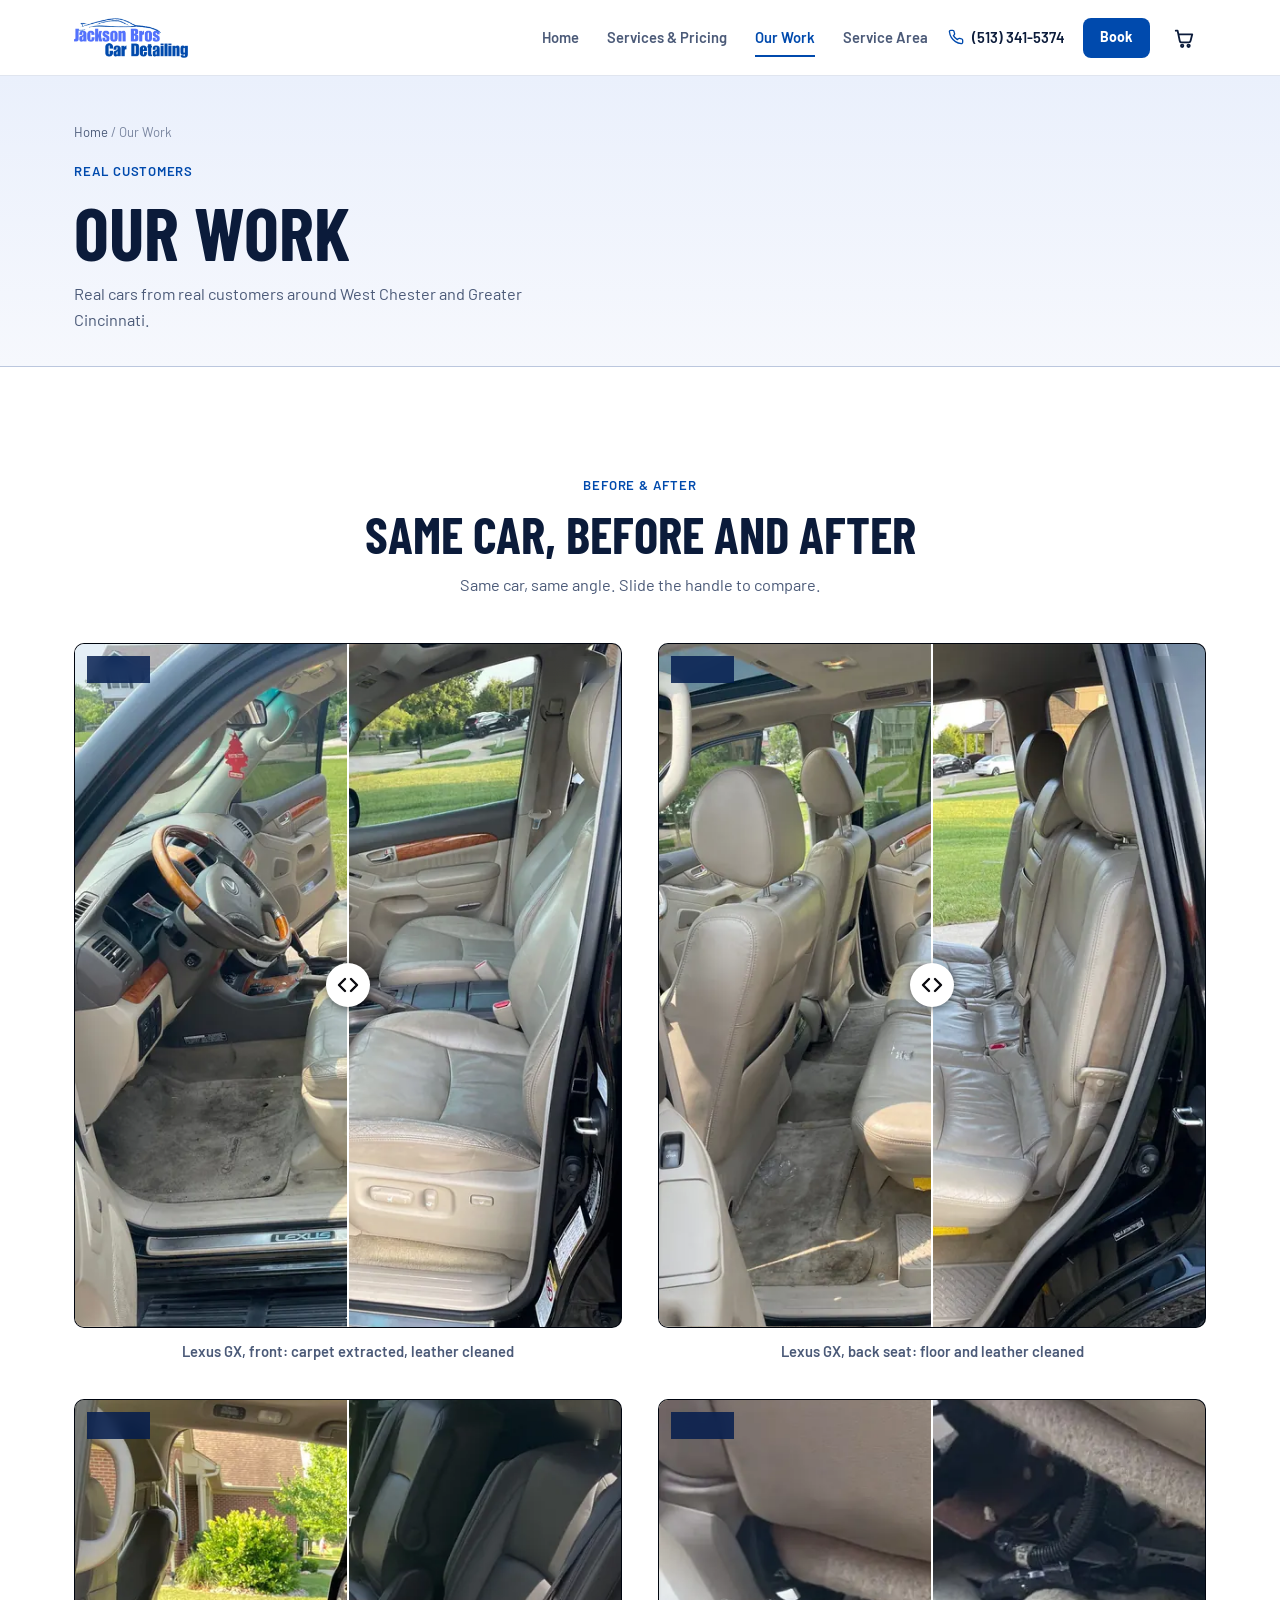
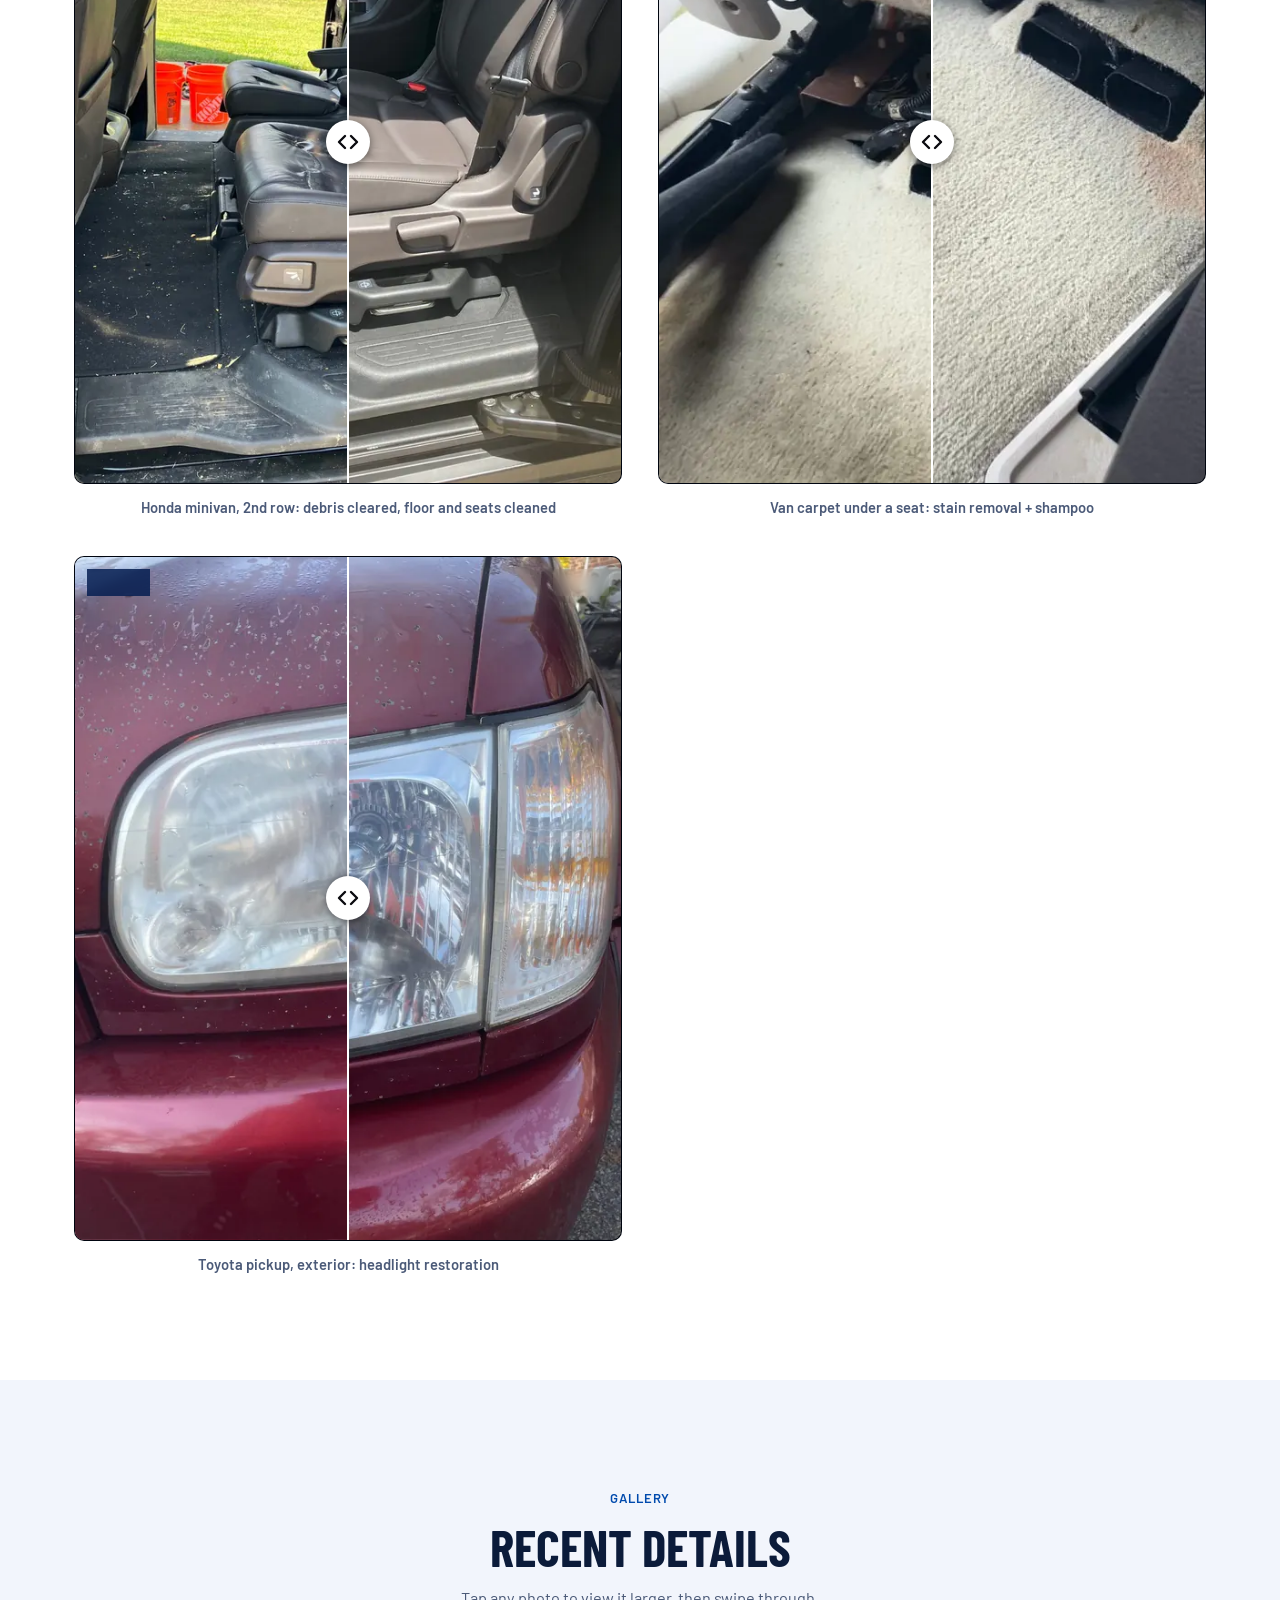
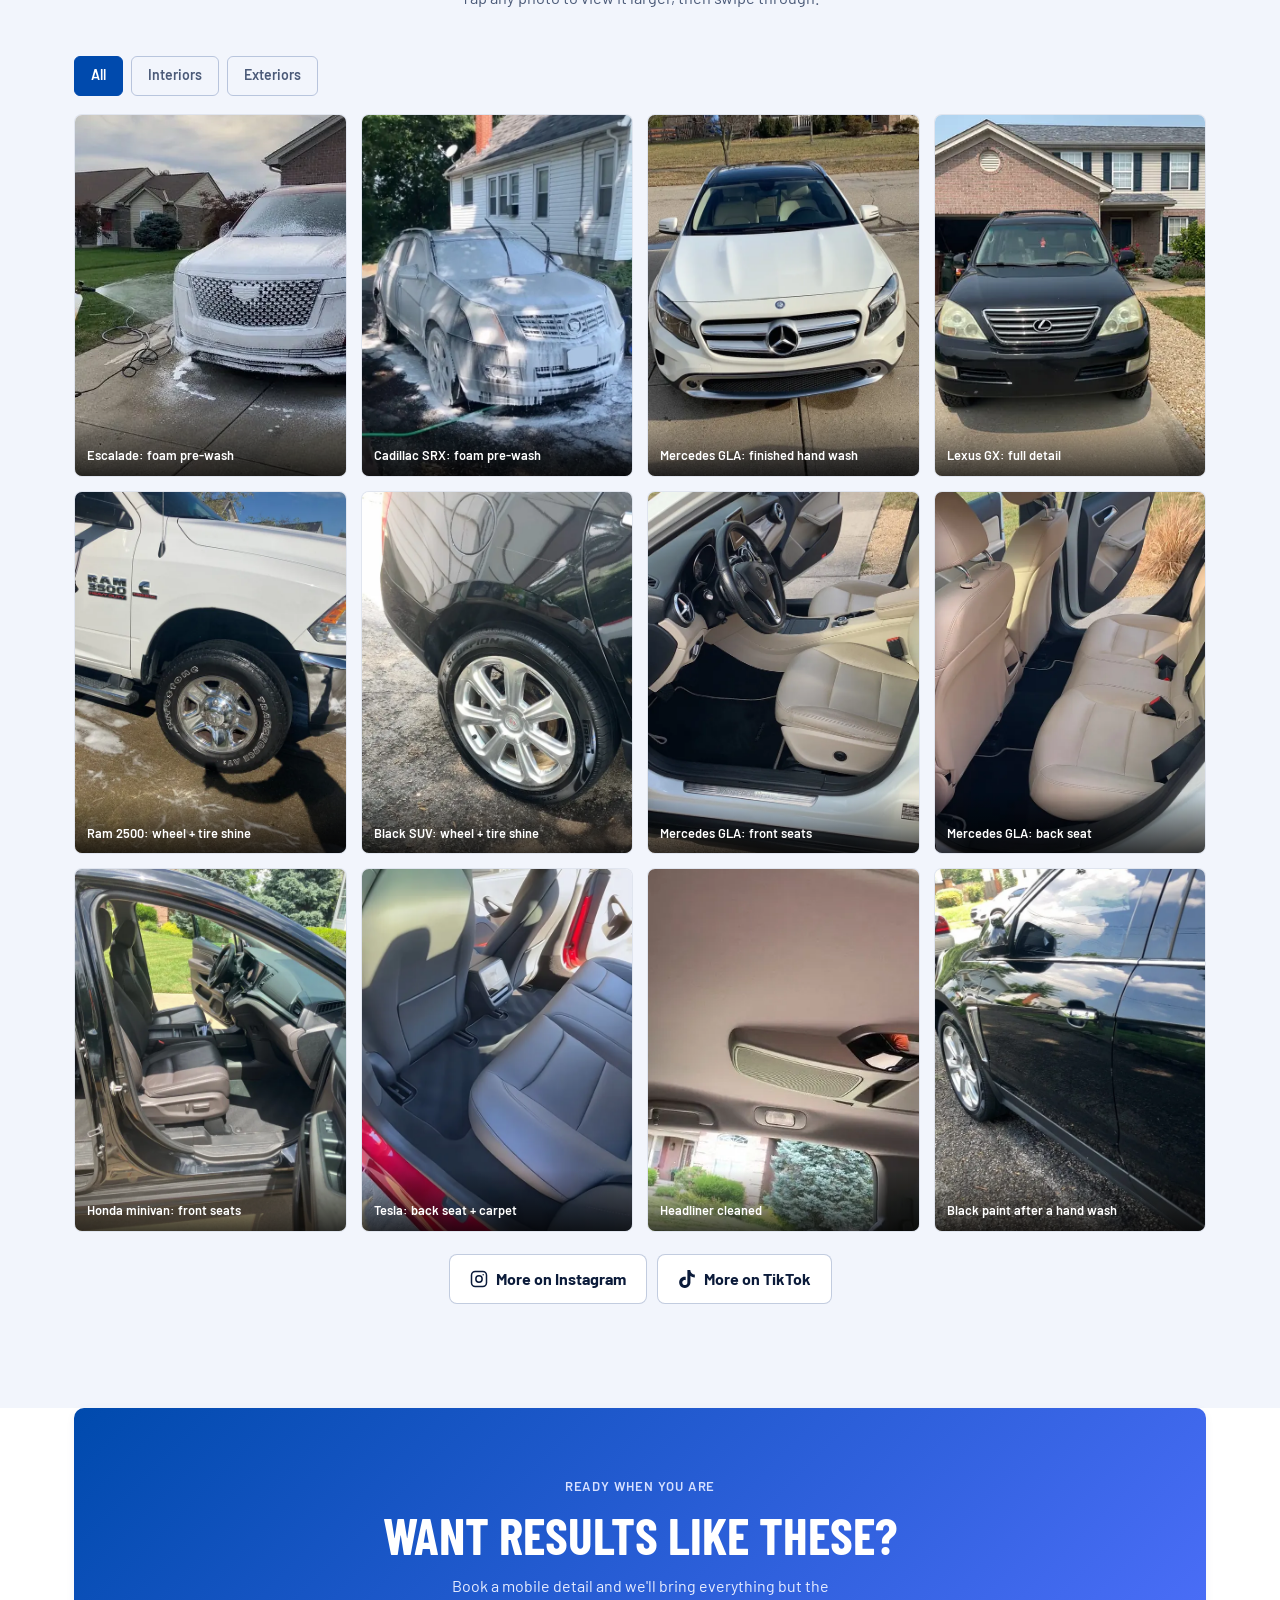
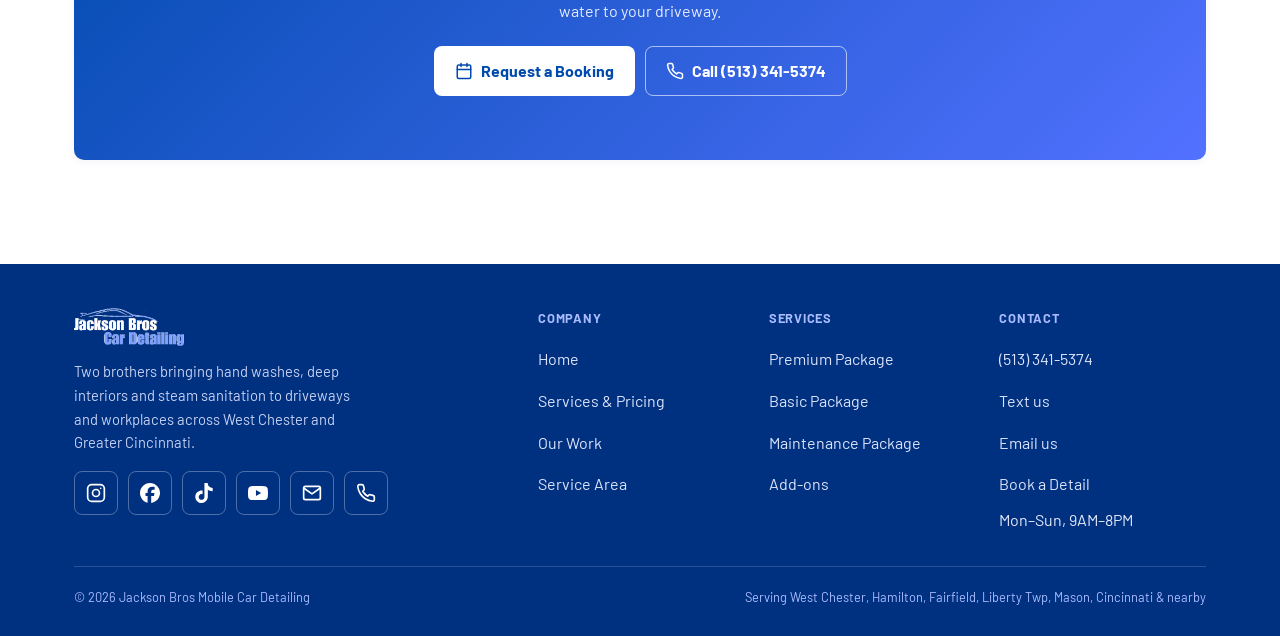
<file: our-work.html>
<!DOCTYPE html>
<html lang="en" class="no-js">
<head>
  <meta charset="UTF-8" />
  <meta name="viewport" content="width=device-width, initial-scale=1, viewport-fit=cover" />
  <title>Before &amp; After Detailing Photos | Jackson Bros, West Chester OH</title>
  <meta name="description" content="Real before and after photos from Jackson Bros mobile detailing: interiors, carpets, headlights and exteriors around West Chester and Cincinnati." />
  <link rel="canonical" href="https://www.jacksonbrosdetail.com/our-work" />
  <meta name="theme-color" content="#004aad" />
  <meta property="og:type" content="website" />
  <meta property="og:site_name" content="Jackson Bros" />
  <meta property="og:title" content="Before &amp; After Detailing Photos | Jackson Bros, West Chester OH" />
  <meta property="og:description" content="Real before and after photos from Jackson Bros mobile detailing: interiors, carpets, headlights and exteriors around West Chester and Cincinnati." />
  <meta property="og:url" content="https://www.jacksonbrosdetail.com/our-work" />
  <meta property="og:image" content="https://www.jacksonbrosdetail.com/assets/hero.jpg" />
  <meta name="twitter:card" content="summary_large_image" />
  <meta name="google-site-verification" content="Jl4bQPjvMknckGbI2AB4HtT-ejcKr5Xz_jz7XiltmsM" />
  <link rel="icon" href="assets/img/icon-192.png" type="image/png" />
  <link rel="apple-touch-icon" href="assets/img/apple-touch-icon.png" />
  <link rel="preconnect" href="https://fonts.googleapis.com" />
  <link rel="preconnect" href="https://fonts.gstatic.com" crossorigin />
  <link href="https://fonts.googleapis.com/css2?family=Barlow:wght@400;500;600;700&family=Barlow+Condensed:wght@600;700&display=swap" rel="stylesheet" />
  <link rel="stylesheet" href="assets/site.css?v=14" />
</head>
<body>
  <a class="sr-only" href="#main">Skip to content</a>
  <header class="site-header">
    <div class="wrap">
      <a class="brand" href="index.html" aria-label="Jackson Bros home">
        <img class="wordmark" src="assets/img/logo-color-400.webp" width="400" height="140" alt="" /><span class="sr-only">Jackson Bros</span>
      </a>
      <nav class="nav-desktop" aria-label="Primary"><a href="index.html">Home</a><a href="services.html">Services &amp; Pricing</a><a href="our-work.html" aria-current="page">Our Work</a><a href="index.html#areas">Service Area</a></nav>
      <a class="header-phone" href="tel:5133415374"><svg viewBox="0 0 24 24" fill="none" stroke="currentColor" stroke-width="2" stroke-linecap="round" stroke-linejoin="round" aria-hidden="true"><path d="M22 16.92v3a2 2 0 0 1-2.18 2 19.79 19.79 0 0 1-8.63-3.07 19.5 19.5 0 0 1-6-6 19.79 19.79 0 0 1-3.07-8.67A2 2 0 0 1 4.11 2h3a2 2 0 0 1 2 1.72c.13.96.36 1.9.7 2.81a2 2 0 0 1-.45 2.11L8.09 9.91a16 16 0 0 0 6 6l1.27-1.27a2 2 0 0 1 2.11-.45c.91.34 1.85.57 2.81.7A2 2 0 0 1 22 16.92z"/></svg>(513) 341-5374</a>
      <a class="btn btn-led btn-sm" href="index.html#booking-form">Book</a>
      <button class="menu-btn" aria-label="Menu" aria-expanded="false" aria-controls="menu"><span></span></button>
    </div>
  </header>
  <nav class="menu" id="menu" aria-label="Mobile">
    <a class="link" href="index.html">Home</a><a class="link" href="services.html">Services &amp; Pricing</a><a class="link" href="our-work.html" aria-current="page">Our Work</a><a class="link" href="index.html#areas">Service Area</a>
    <a class="link" href="index.html#booking-form">Book a Detail</a>
    <div class="menu-cta">
      <a class="btn btn-led btn-block" href="tel:5133415374"><svg viewBox="0 0 24 24" fill="none" stroke="currentColor" stroke-width="2" stroke-linecap="round" stroke-linejoin="round" aria-hidden="true"><path d="M22 16.92v3a2 2 0 0 1-2.18 2 19.79 19.79 0 0 1-8.63-3.07 19.5 19.5 0 0 1-6-6 19.79 19.79 0 0 1-3.07-8.67A2 2 0 0 1 4.11 2h3a2 2 0 0 1 2 1.72c.13.96.36 1.9.7 2.81a2 2 0 0 1-.45 2.11L8.09 9.91a16 16 0 0 0 6 6l1.27-1.27a2 2 0 0 1 2.11-.45c.91.34 1.85.57 2.81.7A2 2 0 0 1 22 16.92z"/></svg> Call (513) 341-5374</a>
      <a class="btn btn-ghost btn-block" href="sms:5133415374"><svg viewBox="0 0 24 24" fill="none" stroke="currentColor" stroke-width="2" stroke-linecap="round" stroke-linejoin="round" aria-hidden="true"><path d="M21 15a2 2 0 0 1-2 2H7l-4 4V5a2 2 0 0 1 2-2h14a2 2 0 0 1 2 2z"/></svg> Text us</a>
      <a class="btn btn-ghost btn-block" href="https://www.instagram.com/jacksonbroscardetailing/" target="_blank" rel="noopener"><svg viewBox="0 0 24 24" fill="none" stroke="currentColor" stroke-width="2" stroke-linecap="round" stroke-linejoin="round" aria-hidden="true"><rect x="2" y="2" width="20" height="20" rx="5"/><circle cx="12" cy="12" r="4.2"/><circle cx="17.6" cy="6.4" r="1" fill="currentColor" stroke="none"/></svg> Instagram</a>
    </div>
  </nav>

  
  <main id="main">
  <section class="page-hero">
    <div class="wrap">
      <div class="crumbs"><a href="index.html">Home</a> / Our Work</div>
      <span class="eyebrow">Real customers</span>
      <h1>Our Work</h1>
      <p>Real cars from real customers around West Chester and Greater Cincinnati.</p>
    </div>
    <div class="strip"></div>
  </section>

  <section class="section">
    <div class="wrap">
      <div class="head center reveal">
        <span class="eyebrow">Before &amp; After</span>
        <h2>Same car, before and after</h2>
        <p>Same car, same angle. Slide the handle to compare.</p>
      </div>
      <div class="ba-grid">
        <div class="reveal">
          <div class="ba">
            <img src="assets/after-01.jpg" srcset="assets/img/after-01-600.webp 600w, assets/img/after-01-1000.webp 1000w" sizes="(min-width: 960px) 45vw, 92vw" width="1200" height="1600" alt="Same Lexus GX front interior after a deep clean" loading="lazy" decoding="async" />
            <img class="ba-before" src="assets/before-01.jpg" srcset="assets/img/before-01-600.webp 600w, assets/img/before-01-1000.webp 1000w" sizes="(min-width: 960px) 45vw, 92vw" width="1200" height="1600" alt="Lexus GX front seats and carpet before detailing, dirt ground into the floor" loading="lazy" decoding="async" />
            <span class="tag before">Before</span><span class="tag after">After</span>
            <span class="ba-line"></span><span class="ba-knob"><svg viewBox="0 0 24 24" fill="none" stroke="currentColor" stroke-width="2.4" stroke-linecap="round" stroke-linejoin="round" aria-hidden="true"><path d="m9 6-6 6 6 6M15 6l6 6-6 6"/></svg></span>
            <input type="range" min="0" max="100" value="50" aria-label="Drag to compare before and after" />
          </div>
          <p class="ba-cap">Lexus GX, front: carpet extracted, leather cleaned</p>
        </div>
        <div class="reveal">
          <div class="ba">
            <img src="assets/after-02.jpg" srcset="assets/img/after-02-600.webp 600w, assets/img/after-02-1000.webp 1000w" sizes="(min-width: 960px) 45vw, 92vw" width="1200" height="1600" alt="Same Lexus GX back seat after detailing" loading="lazy" decoding="async" />
            <img class="ba-before" src="assets/before-02.jpg" srcset="assets/img/before-02-600.webp 600w, assets/img/before-02-1000.webp 1000w" sizes="(min-width: 960px) 45vw, 92vw" width="1200" height="1600" alt="Lexus GX back seat and floor before detailing" loading="lazy" decoding="async" />
            <span class="tag before">Before</span><span class="tag after">After</span>
            <span class="ba-line"></span><span class="ba-knob"><svg viewBox="0 0 24 24" fill="none" stroke="currentColor" stroke-width="2.4" stroke-linecap="round" stroke-linejoin="round" aria-hidden="true"><path d="m9 6-6 6 6 6M15 6l6 6-6 6"/></svg></span>
            <input type="range" min="0" max="100" value="50" aria-label="Drag to compare before and after" />
          </div>
          <p class="ba-cap">Lexus GX, back seat: floor and leather cleaned</p>
        </div>
        <div class="reveal">
          <div class="ba">
            <img src="assets/after-03.jpg" srcset="assets/img/after-03-600.webp 600w, assets/img/after-03-1000.webp 1000w" sizes="(min-width: 960px) 45vw, 92vw" width="1200" height="1600" alt="Same minivan second row after detailing" loading="lazy" decoding="async" />
            <img class="ba-before" src="assets/before-03.jpg" srcset="assets/img/before-03-600.webp 600w, assets/img/before-03-1000.webp 1000w" sizes="(min-width: 960px) 45vw, 92vw" width="1200" height="1600" alt="Honda minivan second row with debris on the floor" loading="lazy" decoding="async" />
            <span class="tag before">Before</span><span class="tag after">After</span>
            <span class="ba-line"></span><span class="ba-knob"><svg viewBox="0 0 24 24" fill="none" stroke="currentColor" stroke-width="2.4" stroke-linecap="round" stroke-linejoin="round" aria-hidden="true"><path d="m9 6-6 6 6 6M15 6l6 6-6 6"/></svg></span>
            <input type="range" min="0" max="100" value="50" aria-label="Drag to compare before and after" />
          </div>
          <p class="ba-cap">Honda minivan, 2nd row: debris cleared, floor and seats cleaned</p>
        </div>
        <div class="reveal">
          <div class="ba">
            <img src="assets/after-04.jpg" srcset="assets/img/after-04-600.webp 600w, assets/img/after-04-1000.webp 1000w" sizes="(min-width: 960px) 45vw, 92vw" width="574" height="1067" alt="Same carpet after shampoo and extraction" loading="lazy" decoding="async" />
            <img class="ba-before" src="assets/before-04.jpg" srcset="assets/img/before-04-600.webp 600w, assets/img/before-04-1000.webp 1000w" sizes="(min-width: 960px) 45vw, 92vw" width="718" height="1334" alt="Stained gray carpet under a van seat" loading="lazy" decoding="async" />
            <span class="tag before">Before</span><span class="tag after">After</span>
            <span class="ba-line"></span><span class="ba-knob"><svg viewBox="0 0 24 24" fill="none" stroke="currentColor" stroke-width="2.4" stroke-linecap="round" stroke-linejoin="round" aria-hidden="true"><path d="m9 6-6 6 6 6M15 6l6 6-6 6"/></svg></span>
            <input type="range" min="0" max="100" value="50" aria-label="Drag to compare before and after" />
          </div>
          <p class="ba-cap">Van carpet under a seat: stain removal + shampoo</p>
        </div>
        <div class="reveal">
          <div class="ba">
            <img src="assets/after-05.jpg" srcset="assets/img/after-05-600.webp 600w, assets/img/after-05-1000.webp 1000w" sizes="(min-width: 960px) 45vw, 92vw" width="1200" height="1600" alt="Same Toyota headlight after restoration" loading="lazy" decoding="async" />
            <img class="ba-before" src="assets/before-05.jpg" srcset="assets/img/before-05-600.webp 600w, assets/img/before-05-1000.webp 1000w" sizes="(min-width: 960px) 45vw, 92vw" width="1200" height="1600" alt="Cloudy, yellowed headlight on a red Toyota pickup" loading="lazy" decoding="async" />
            <span class="tag before">Before</span><span class="tag after">After</span>
            <span class="ba-line"></span><span class="ba-knob"><svg viewBox="0 0 24 24" fill="none" stroke="currentColor" stroke-width="2.4" stroke-linecap="round" stroke-linejoin="round" aria-hidden="true"><path d="m9 6-6 6 6 6M15 6l6 6-6 6"/></svg></span>
            <input type="range" min="0" max="100" value="50" aria-label="Drag to compare before and after" />
          </div>
          <p class="ba-cap">Toyota pickup, exterior: headlight restoration</p>
        </div>
      </div>
    </div>
  </section>

  <section class="section alt">
    <div class="wrap">
      <div class="head center reveal">
        <span class="eyebrow blue">Gallery</span>
        <h2>Recent details</h2>
        <p>Tap any photo to view it larger, then swipe through.</p>
      </div>
      <div class="filters" role="group" aria-label="Filter photos">
        <button type="button" data-filter="all" aria-pressed="true">All</button>
        <button type="button" data-filter="interior" aria-pressed="false">Interiors</button>
        <button type="button" data-filter="exterior" aria-pressed="false">Exteriors</button>
      </div>
      <div class="gallery"><figure class="shot reveal" data-cat="exterior" data-full="assets/img/gallery-04-1000.webp"><img src="assets/gallery-04.jpg" srcset="assets/img/gallery-04-600.webp 600w, assets/img/gallery-04-1000.webp 1000w" sizes="(min-width: 960px) 24vw, (min-width: 600px) 32vw, 48vw" width="375" height="667" alt="Cadillac Escalade covered in foam during a hand wash" loading="lazy" decoding="async" /><figcaption>Escalade: foam pre-wash</figcaption></figure><figure class="shot reveal" data-cat="exterior" data-full="assets/img/gallery-09-1000.webp"><img src="assets/gallery-09.jpg" srcset="assets/img/gallery-09-600.webp 600w, assets/img/gallery-09-1000.webp 1000w" sizes="(min-width: 960px) 24vw, (min-width: 600px) 32vw, 48vw" width="749" height="1334" alt="Cadillac SRX foamed during a mobile hand wash" loading="lazy" decoding="async" /><figcaption>Cadillac SRX: foam pre-wash</figcaption></figure><figure class="shot reveal" data-cat="exterior" data-full="assets/img/gallery-01-1000.webp"><img src="assets/gallery-01.jpg" srcset="assets/img/gallery-01-600.webp 600w, assets/img/gallery-01-1000.webp 1000w" sizes="(min-width: 960px) 24vw, (min-width: 600px) 32vw, 48vw" width="768" height="1365" alt="White Mercedes GLA front after a hand wash" loading="lazy" decoding="async" /><figcaption>Mercedes GLA: finished hand wash</figcaption></figure><figure class="shot reveal" data-cat="exterior" data-full="assets/img/gallery-05-1000.webp"><img src="assets/gallery-05.jpg" srcset="assets/img/gallery-05-600.webp 600w, assets/img/gallery-05-1000.webp 1000w" sizes="(min-width: 960px) 24vw, (min-width: 600px) 32vw, 48vw" width="1600" height="1200" alt="Black Lexus GX in a driveway after a full detail" loading="lazy" decoding="async" /><figcaption>Lexus GX: full detail</figcaption></figure><figure class="shot reveal" data-cat="exterior" data-full="assets/img/gallery-02-1000.webp"><img src="assets/gallery-02.jpg" srcset="assets/img/gallery-02-600.webp 600w, assets/img/gallery-02-1000.webp 1000w" sizes="(min-width: 960px) 24vw, (min-width: 600px) 32vw, 48vw" width="1200" height="1600" alt="Ram 2500 wheel and tire after cleaning and tire shine" loading="lazy" decoding="async" /><figcaption>Ram 2500: wheel + tire shine</figcaption></figure><figure class="shot reveal" data-cat="exterior" data-full="assets/img/gallery-07-1000.webp"><img src="assets/gallery-07.jpg" srcset="assets/img/gallery-07-600.webp 600w, assets/img/gallery-07-1000.webp 1000w" sizes="(min-width: 960px) 24vw, (min-width: 600px) 32vw, 48vw" width="750" height="1030" alt="Black SUV wheel cleaned with tire shine" loading="lazy" decoding="async" /><figcaption>Black SUV: wheel + tire shine</figcaption></figure><figure class="shot reveal" data-cat="interior" data-full="assets/img/gallery-06-1000.webp"><img src="assets/gallery-06.jpg" srcset="assets/img/gallery-06-600.webp 600w, assets/img/gallery-06-1000.webp 1000w" sizes="(min-width: 960px) 24vw, (min-width: 600px) 32vw, 48vw" width="900" height="1600" alt="Mercedes front interior with cream leather after detailing" loading="lazy" decoding="async" /><figcaption>Mercedes GLA: front seats</figcaption></figure><figure class="shot reveal" data-cat="interior" data-full="assets/img/gallery-10-1000.webp"><img src="assets/gallery-10.jpg" srcset="assets/img/gallery-10-600.webp 600w, assets/img/gallery-10-1000.webp 1000w" sizes="(min-width: 960px) 24vw, (min-width: 600px) 32vw, 48vw" width="993" height="1600" alt="Mercedes rear seats after a leather wipe-down" loading="lazy" decoding="async" /><figcaption>Mercedes GLA: back seat</figcaption></figure><figure class="shot reveal" data-cat="interior" data-full="assets/img/gallery-08-1000.webp"><img src="assets/gallery-08.jpg" srcset="assets/img/gallery-08-600.webp 600w, assets/img/gallery-08-1000.webp 1000w" sizes="(min-width: 960px) 24vw, (min-width: 600px) 32vw, 48vw" width="1200" height="1600" alt="Honda minivan front interior after vacuum and wipe-down" loading="lazy" decoding="async" /><figcaption>Honda minivan: front seats</figcaption></figure><figure class="shot reveal" data-cat="interior" data-full="assets/img/gallery-03-1000.webp"><img src="assets/gallery-03.jpg" srcset="assets/img/gallery-03-600.webp 600w, assets/img/gallery-03-1000.webp 1000w" sizes="(min-width: 960px) 24vw, (min-width: 600px) 32vw, 48vw" width="750" height="1334" alt="Tesla rear seats and carpet after an interior deep clean" loading="lazy" decoding="async" /><figcaption>Tesla: back seat + carpet</figcaption></figure><figure class="shot reveal" data-cat="interior" data-full="assets/img/gallery-12-1000.webp"><img src="assets/gallery-12.jpg" srcset="assets/img/gallery-12-600.webp 600w, assets/img/gallery-12-1000.webp 1000w" sizes="(min-width: 960px) 24vw, (min-width: 600px) 32vw, 48vw" width="375" height="667" alt="Clean headliner and overhead console" loading="lazy" decoding="async" /><figcaption>Headliner cleaned</figcaption></figure><figure class="shot reveal" data-cat="exterior" data-full="assets/img/gallery-11-1000.webp"><img src="assets/gallery-11.jpg" srcset="assets/img/gallery-11-600.webp 600w, assets/img/gallery-11-1000.webp 1000w" sizes="(min-width: 960px) 24vw, (min-width: 600px) 32vw, 48vw" width="750" height="1334" alt="Glossy black paint reflecting the sky after a wash" loading="lazy" decoding="async" /><figcaption>Black paint after a hand wash</figcaption></figure></div>
      <div class="row-actions" style="justify-content:center">
        <a class="btn btn-ghost" href="https://www.instagram.com/jacksonbroscardetailing/" target="_blank" rel="noopener"><svg viewBox="0 0 24 24" fill="none" stroke="currentColor" stroke-width="2" stroke-linecap="round" stroke-linejoin="round" aria-hidden="true"><rect x="2" y="2" width="20" height="20" rx="5"/><circle cx="12" cy="12" r="4.2"/><circle cx="17.6" cy="6.4" r="1" fill="currentColor" stroke="none"/></svg> More on Instagram</a>
        <a class="btn btn-ghost" href="https://www.tiktok.com/@jackson.bros" target="_blank" rel="noopener"><svg viewBox="0 0 24 24" fill="currentColor" aria-hidden="true"><path d="M12.525.02c1.31-.02 2.61-.01 3.91-.02.08 1.53.63 3.09 1.75 4.17 1.12 1.11 2.7 1.62 4.24 1.79v4.03c-1.44-.05-2.89-.35-4.2-.97-.57-.26-1.1-.59-1.62-.93-.01 2.92.01 5.84-.02 8.75-.08 1.4-.54 2.79-1.35 3.94-1.31 1.92-3.58 3.17-5.91 3.21-1.43.08-2.86-.31-4.08-1.03-2.02-1.19-3.44-3.37-3.65-5.71-.02-.5-.03-1-.01-1.49.18-1.9 1.12-3.72 2.58-4.96 1.66-1.44 3.98-2.13 6.15-1.72.02 1.48-.04 2.96-.04 4.44-.99-.32-2.15-.23-3.02.37-.63.41-1.11 1.04-1.36 1.75-.21.51-.15 1.07-.14 1.61.24 1.64 1.82 3.02 3.5 2.87 1.12-.01 2.19-.66 2.77-1.61.19-.33.4-.67.41-1.06.1-1.79.06-3.57.07-5.36.01-4.03-.01-8.05.02-12.07z"/></svg> More on TikTok</a>
      </div>
    </div>
  </section>

  <section class="section" style="padding-top:0">
    <div class="wrap">
      <div class="cta-band reveal">
        <span class="eyebrow">Ready when you are</span>
        <h2>Want results like these?</h2>
        <p>Book a mobile detail and we'll bring everything but the water to your driveway.</p>
        <div class="row-actions">
          <a class="btn btn-led" href="index.html#booking-form"><svg viewBox="0 0 24 24" fill="none" stroke="currentColor" stroke-width="2" stroke-linecap="round" stroke-linejoin="round" aria-hidden="true"><rect x="3" y="4" width="18" height="18" rx="2"/><path d="M16 2v4M8 2v4M3 10h18"/></svg> Request a Booking</a>
          <a class="btn btn-ghost" href="tel:5133415374"><svg viewBox="0 0 24 24" fill="none" stroke="currentColor" stroke-width="2" stroke-linecap="round" stroke-linejoin="round" aria-hidden="true"><path d="M22 16.92v3a2 2 0 0 1-2.18 2 19.79 19.79 0 0 1-8.63-3.07 19.5 19.5 0 0 1-6-6 19.79 19.79 0 0 1-3.07-8.67A2 2 0 0 1 4.11 2h3a2 2 0 0 1 2 1.72c.13.96.36 1.9.7 2.81a2 2 0 0 1-.45 2.11L8.09 9.91a16 16 0 0 0 6 6l1.27-1.27a2 2 0 0 1 2.11-.45c.91.34 1.85.57 2.81.7A2 2 0 0 1 22 16.92z"/></svg> Call (513) 341-5374</a>
        </div>
      </div>
    </div>
  </section>
  </main>
</main>

  <footer class="site-footer">
    <div class="wrap">
      <div class="foot">
        <div class="foot-brand">
          <img src="assets/img/logo-400.webp" width="400" height="140" alt="Jackson Bros Mobile Car Detailing logo" loading="lazy" />
          <p>Two brothers bringing hand washes, deep interiors and steam sanitation to driveways and workplaces across West Chester and Greater Cincinnati.</p>
          <div class="socials">
            <a href="https://www.instagram.com/jacksonbroscardetailing/" target="_blank" rel="noopener" aria-label="Instagram"><svg viewBox="0 0 24 24" fill="none" stroke="currentColor" stroke-width="2" stroke-linecap="round" stroke-linejoin="round" aria-hidden="true"><rect x="2" y="2" width="20" height="20" rx="5"/><circle cx="12" cy="12" r="4.2"/><circle cx="17.6" cy="6.4" r="1" fill="currentColor" stroke="none"/></svg></a>
            <a href="https://www.facebook.com/profile.php?id=61577694995422" target="_blank" rel="noopener" aria-label="Facebook"><svg viewBox="0 0 24 24" fill="currentColor" aria-hidden="true"><path d="M9.101 23.691v-7.98H6.627v-3.667h2.474v-1.58c0-4.085 1.848-5.978 5.858-5.978.401 0 .955.042 1.468.103a8.68 8.68 0 0 1 1.141.195v3.325a8.623 8.623 0 0 0-.653-.036 26.805 26.805 0 0 0-.733-.009c-.707 0-1.259.096-1.675.309a1.686 1.686 0 0 0-.679.622c-.258.42-.374.995-.374 1.752v1.297h3.919l-.386 2.103-.287 1.564h-3.246v8.245C19.396 23.238 24 18.179 24 12.044c0-6.627-5.373-12-12-12s-12 5.373-12 12c0 5.628 3.874 10.35 9.101 11.647Z"/></svg></a>
            <a href="https://www.tiktok.com/@jackson.bros" target="_blank" rel="noopener" aria-label="TikTok"><svg viewBox="0 0 24 24" fill="currentColor" aria-hidden="true"><path d="M12.525.02c1.31-.02 2.61-.01 3.91-.02.08 1.53.63 3.09 1.75 4.17 1.12 1.11 2.7 1.62 4.24 1.79v4.03c-1.44-.05-2.89-.35-4.2-.97-.57-.26-1.1-.59-1.62-.93-.01 2.92.01 5.84-.02 8.75-.08 1.4-.54 2.79-1.35 3.94-1.31 1.92-3.58 3.17-5.91 3.21-1.43.08-2.86-.31-4.08-1.03-2.02-1.19-3.44-3.37-3.65-5.71-.02-.5-.03-1-.01-1.49.18-1.9 1.12-3.72 2.58-4.96 1.66-1.44 3.98-2.13 6.15-1.72.02 1.48-.04 2.96-.04 4.44-.99-.32-2.15-.23-3.02.37-.63.41-1.11 1.04-1.36 1.75-.21.51-.15 1.07-.14 1.61.24 1.64 1.82 3.02 3.5 2.87 1.12-.01 2.19-.66 2.77-1.61.19-.33.4-.67.41-1.06.1-1.79.06-3.57.07-5.36.01-4.03-.01-8.05.02-12.07z"/></svg></a>
            <a href="https://www.youtube.com/@jacksonbros75" target="_blank" rel="noopener" aria-label="YouTube"><svg viewBox="0 0 24 24" fill="currentColor" aria-hidden="true"><path d="M23.498 6.186a3.016 3.016 0 0 0-2.122-2.136C19.505 3.545 12 3.545 12 3.545s-7.505 0-9.377.505A3.017 3.017 0 0 0 .502 6.186C0 8.07 0 12 0 12s0 3.93.502 5.814a3.016 3.016 0 0 0 2.122 2.136c1.871.505 9.376.505 9.376.505s7.505 0 9.377-.505a3.015 3.015 0 0 0 2.122-2.136C24 15.93 24 12 24 12s0-3.93-.502-5.814zM9.545 15.568V8.432L15.818 12l-6.273 3.568z"/></svg></a>
            <a href="mailto:brosjackson75@gmail.com" aria-label="Email"><svg viewBox="0 0 24 24" fill="none" stroke="currentColor" stroke-width="2" stroke-linecap="round" stroke-linejoin="round" aria-hidden="true"><rect x="2" y="4" width="20" height="16" rx="2"/><path d="m22 6-10 7L2 6"/></svg></a>
            <a href="tel:5133415374" aria-label="Call"><svg viewBox="0 0 24 24" fill="none" stroke="currentColor" stroke-width="2" stroke-linecap="round" stroke-linejoin="round" aria-hidden="true"><path d="M22 16.92v3a2 2 0 0 1-2.18 2 19.79 19.79 0 0 1-8.63-3.07 19.5 19.5 0 0 1-6-6 19.79 19.79 0 0 1-3.07-8.67A2 2 0 0 1 4.11 2h3a2 2 0 0 1 2 1.72c.13.96.36 1.9.7 2.81a2 2 0 0 1-.45 2.11L8.09 9.91a16 16 0 0 0 6 6l1.27-1.27a2 2 0 0 1 2.11-.45c.91.34 1.85.57 2.81.7A2 2 0 0 1 22 16.92z"/></svg></a>
          </div>
        </div>
        <div class="foot-cols">
          <div><h4>Company</h4><ul>
            <li><a href="index.html">Home</a></li>
            <li><a href="services.html">Services &amp; Pricing</a></li>
            <li><a href="our-work.html">Our Work</a></li>
            <li><a href="index.html#areas">Service Area</a></li>
          </ul></div>
          <div><h4>Services</h4><ul>
            <li><a href="services.html#premium">Premium Package</a></li>
            <li><a href="services.html#basic">Basic Package</a></li>
            <li><a href="services.html#maintenance">Maintenance Package</a></li>
            <li><a href="services.html#add-ons">Add-ons</a></li>
          </ul></div>
          <div><h4>Contact</h4><ul>
            <li><a href="tel:5133415374">(513) 341-5374</a></li>
            <li><a href="sms:5133415374">Text us</a></li>
            <li><a href="mailto:brosjackson75@gmail.com">Email us</a></li>
            <li><a href="index.html#booking-form">Book a Detail</a></li>
            <li>Mon–Sun, 9AM–8PM</li>
          </ul></div>
        </div>
      </div>
      <div class="foot-bottom">
        <span>&copy; <span id="year">2026</span> Jackson Bros Mobile Car Detailing</span>
        <span>Serving West Chester, Hamilton, Fairfield, Liberty Twp, Mason, Cincinnati &amp; nearby</span>
      </div>
    </div>
  </footer>

  <div class="action-bar" role="navigation" aria-label="Quick contact">
    <a class="ab-call" href="tel:5133415374"><svg viewBox="0 0 24 24" fill="none" stroke="currentColor" stroke-width="2" stroke-linecap="round" stroke-linejoin="round" aria-hidden="true"><path d="M22 16.92v3a2 2 0 0 1-2.18 2 19.79 19.79 0 0 1-8.63-3.07 19.5 19.5 0 0 1-6-6 19.79 19.79 0 0 1-3.07-8.67A2 2 0 0 1 4.11 2h3a2 2 0 0 1 2 1.72c.13.96.36 1.9.7 2.81a2 2 0 0 1-.45 2.11L8.09 9.91a16 16 0 0 0 6 6l1.27-1.27a2 2 0 0 1 2.11-.45c.91.34 1.85.57 2.81.7A2 2 0 0 1 22 16.92z"/></svg> Call</a>
    <a class="ab-text" href="sms:5133415374"><svg viewBox="0 0 24 24" fill="none" stroke="currentColor" stroke-width="2" stroke-linecap="round" stroke-linejoin="round" aria-hidden="true"><path d="M21 15a2 2 0 0 1-2 2H7l-4 4V5a2 2 0 0 1 2-2h14a2 2 0 0 1 2 2z"/></svg> Text</a>
    <a class="ab-book" href="index.html#booking-form"><svg viewBox="0 0 24 24" fill="none" stroke="currentColor" stroke-width="2" stroke-linecap="round" stroke-linejoin="round" aria-hidden="true"><rect x="3" y="4" width="18" height="18" rx="2"/><path d="M16 2v4M8 2v4M3 10h18"/></svg> Book</a>
  </div>

  <div class="lightbox" role="dialog" aria-modal="true" aria-label="Photo viewer">
    <span class="lb-count"></span>
    <button class="lb-close" aria-label="Close">&times;</button>
    <button class="lb-prev" aria-label="Previous photo">&#8249;</button>
    <button class="lb-next" aria-label="Next photo">&#8250;</button>
    <img alt="" />
  </div>

  <script src="assets/site.js?v=7"></script>
  <script src="assets/firebase-config.js?v=6"></script>
  <script src="assets/cart.js?v=8"></script>
  <script src="assets/lead-capture.js?v=8"></script>
</body>
</html>
</file>
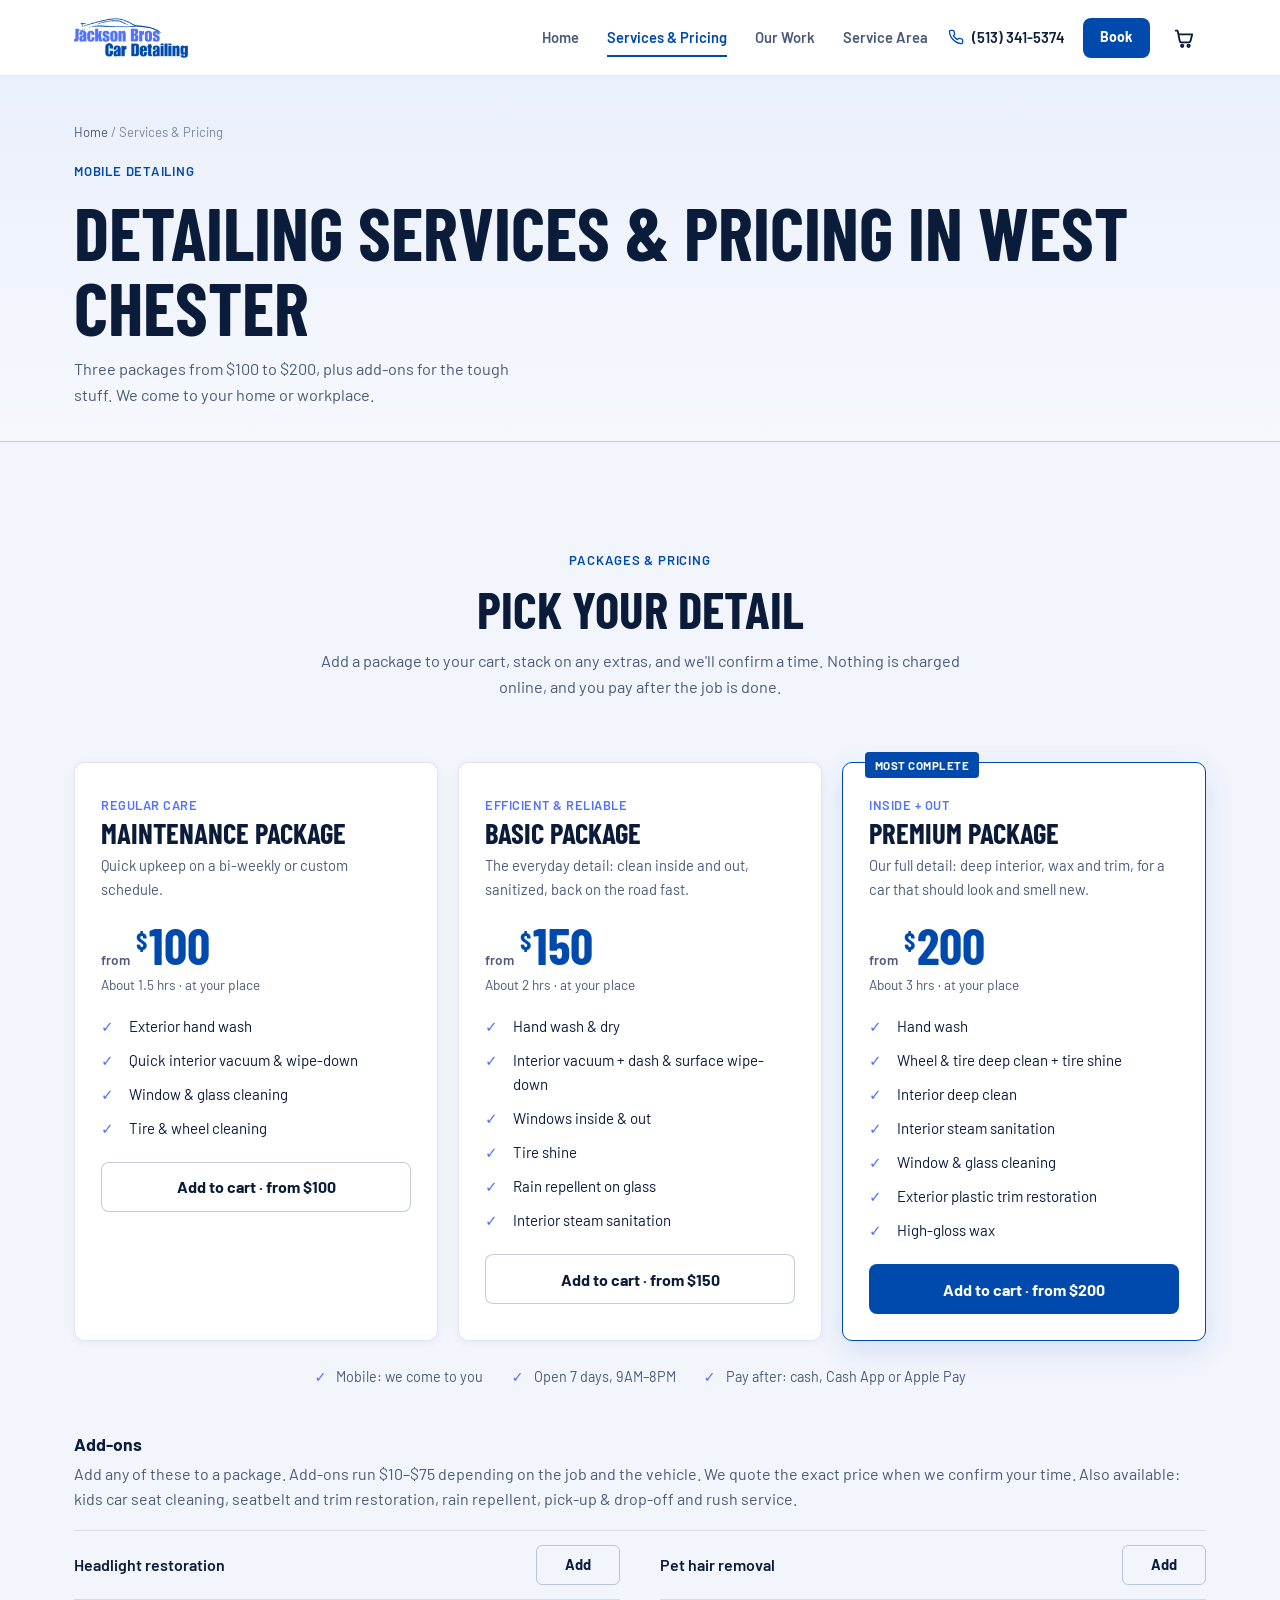
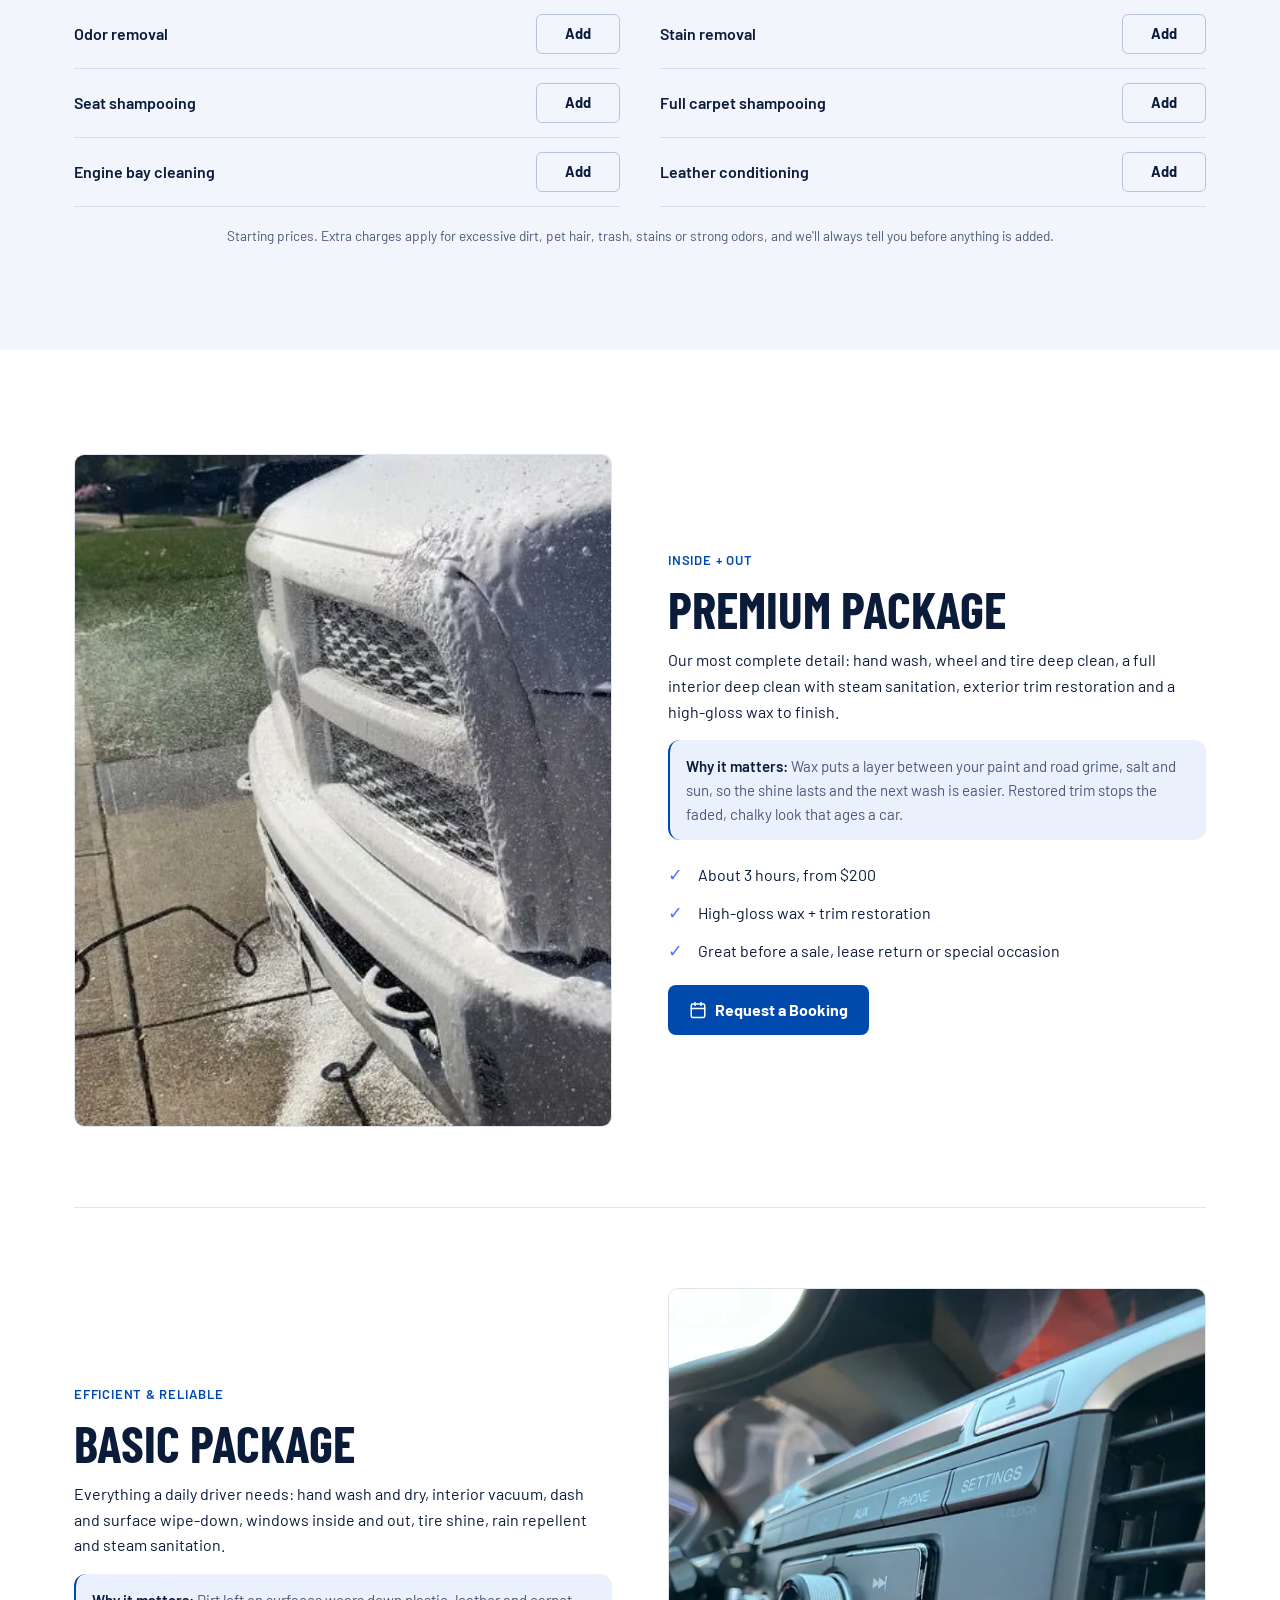
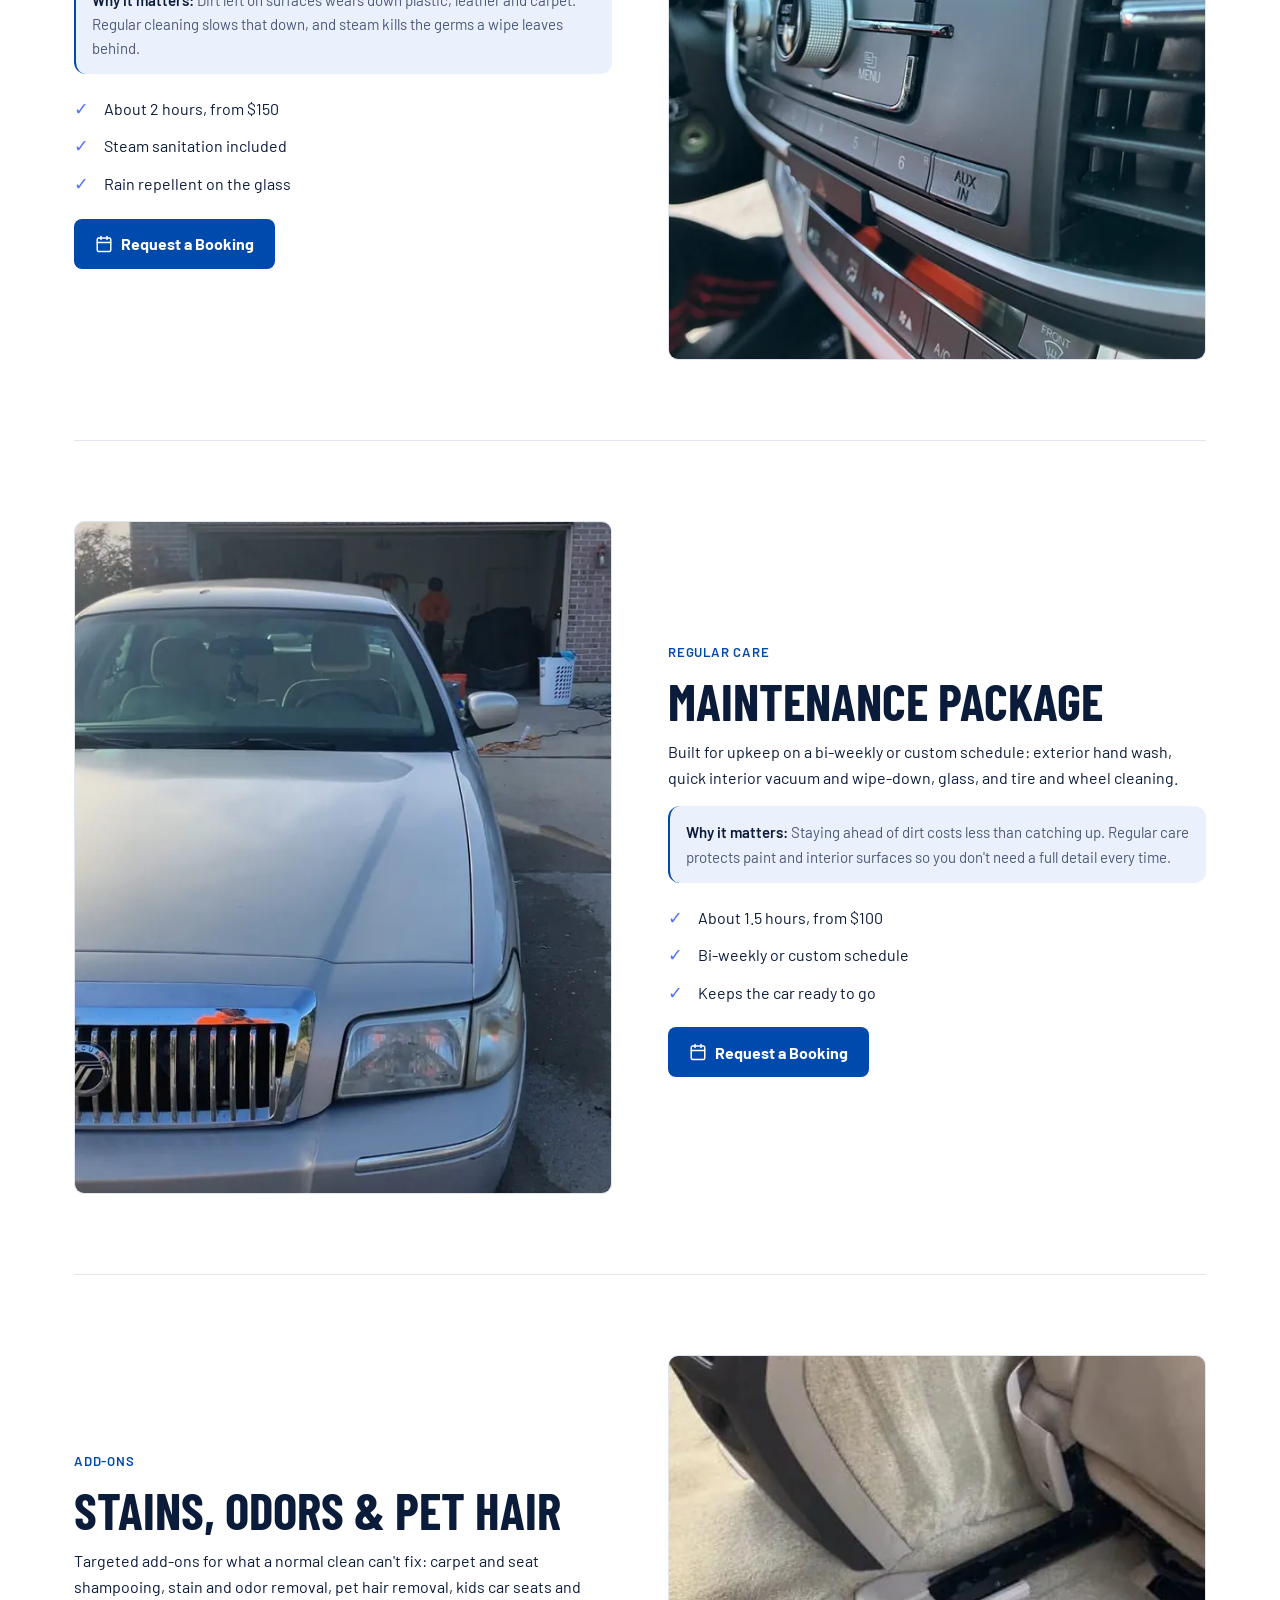
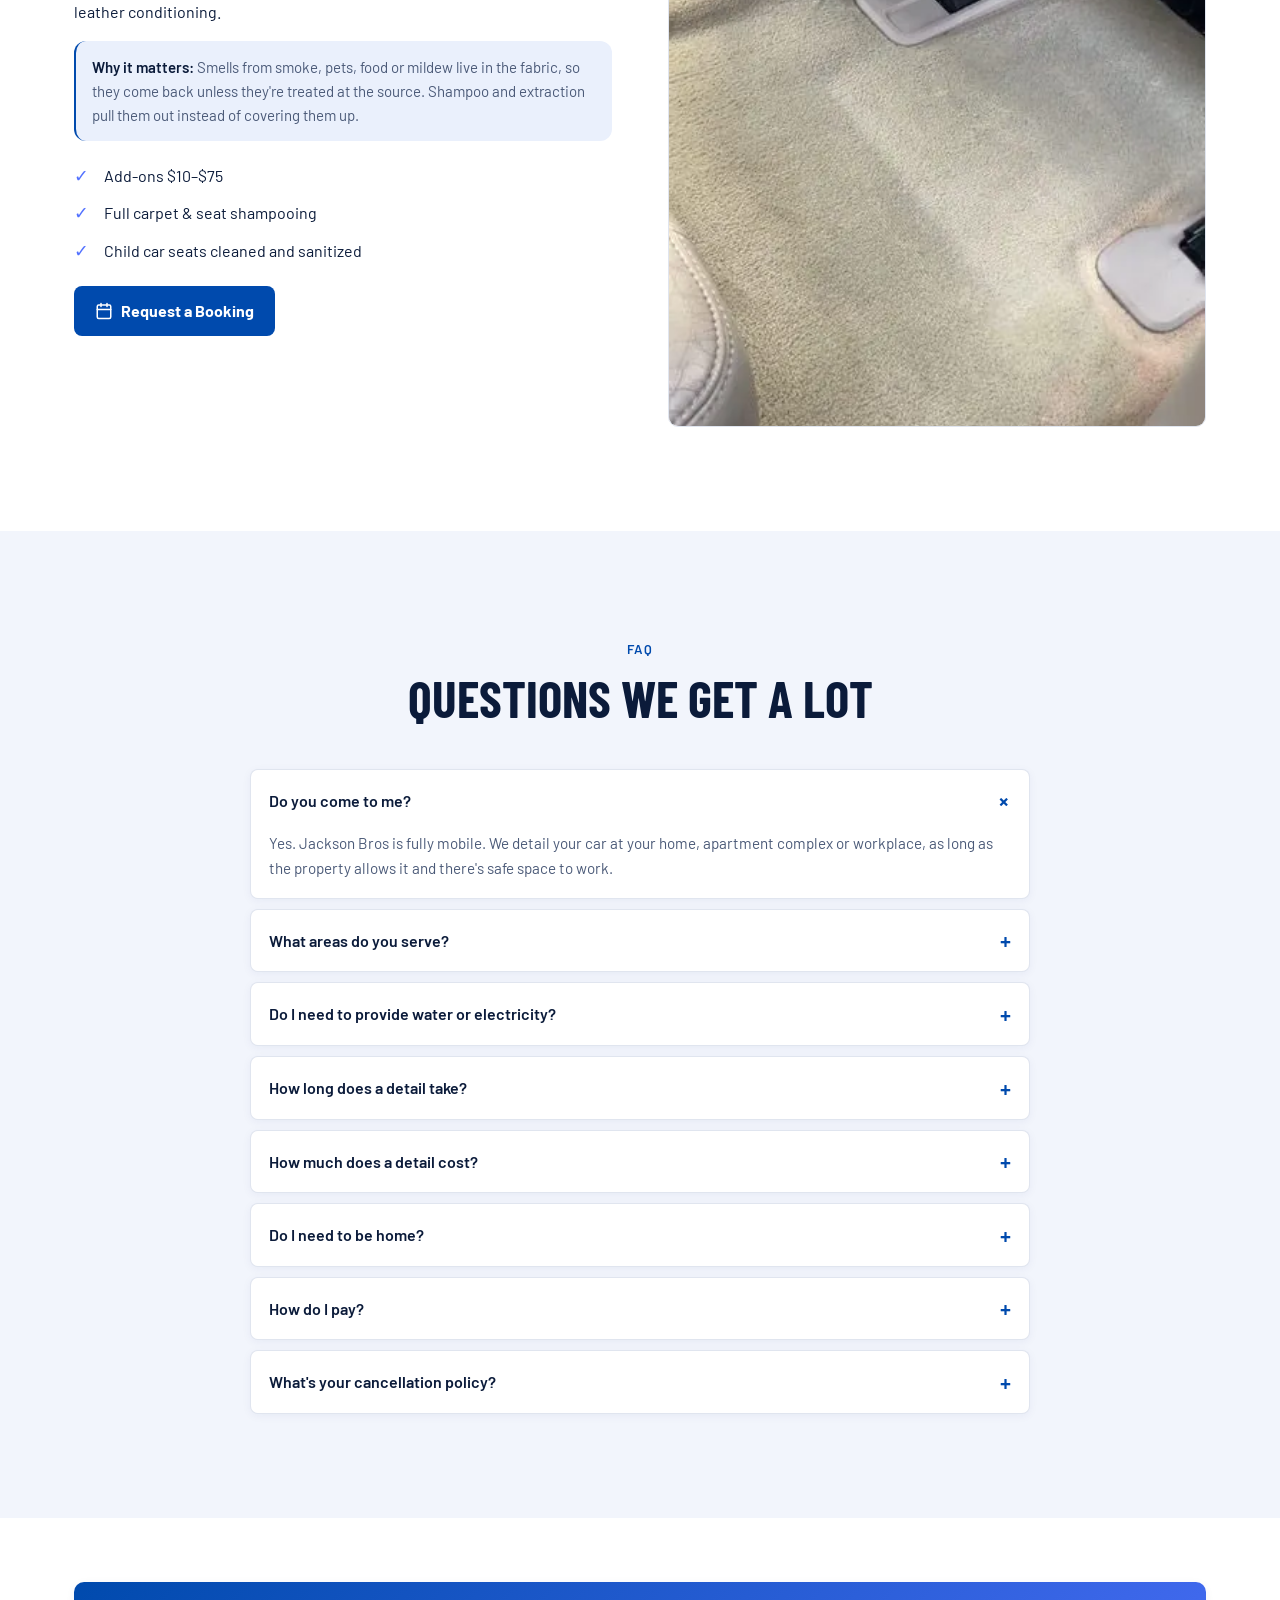
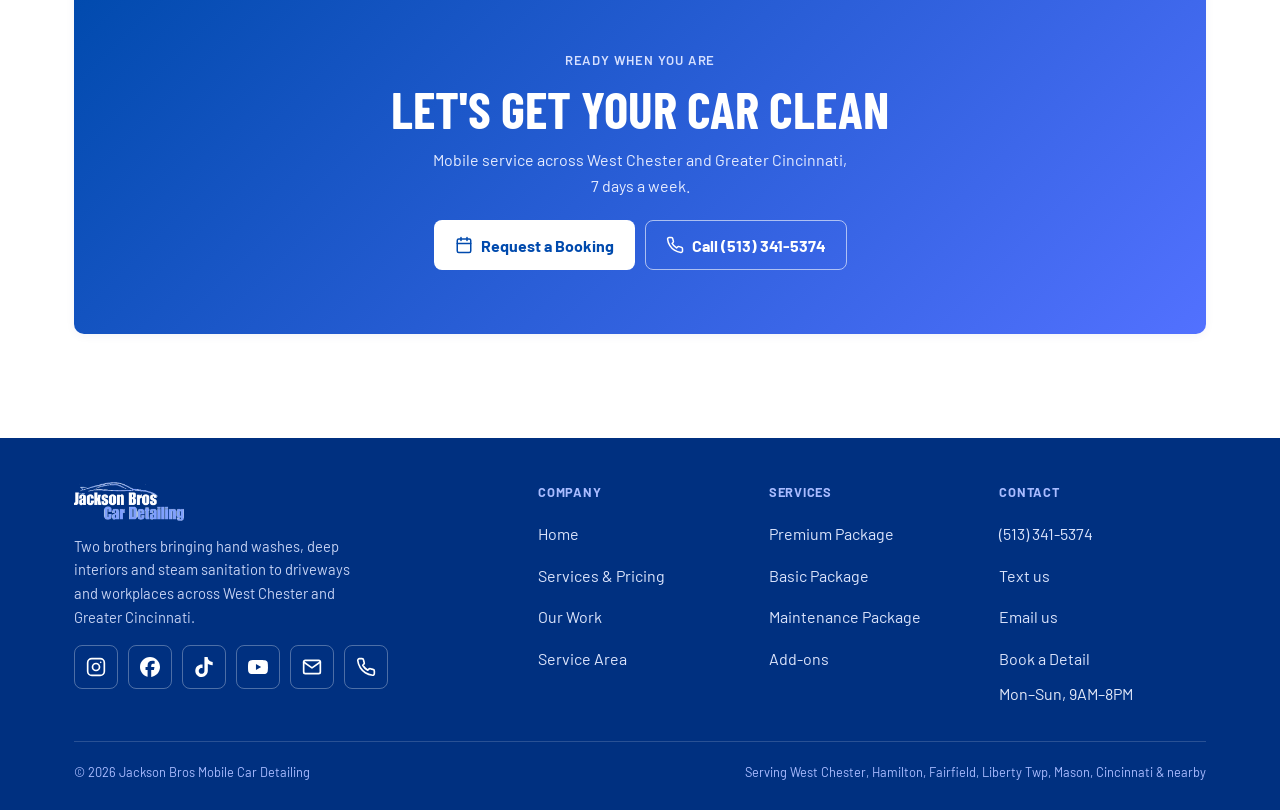
<file: services.html>
<!DOCTYPE html>
<html lang="en" class="no-js">
<head>
  <meta charset="UTF-8" />
  <meta name="viewport" content="width=device-width, initial-scale=1, viewport-fit=cover" />
  <title>Detailing Services &amp; Pricing in West Chester, OH | Jackson Bros</title>
  <meta name="description" content="Mobile detailing packages from $100: Maintenance, Basic and Premium, plus add-ons like headlight restoration, odor, stain and pet hair removal. West Chester & Cincinnati." />
  <link rel="canonical" href="https://www.jacksonbrosdetail.com/services" />
  <meta name="theme-color" content="#004aad" />
  <meta property="og:type" content="website" />
  <meta property="og:site_name" content="Jackson Bros" />
  <meta property="og:title" content="Detailing Services &amp; Pricing in West Chester, OH | Jackson Bros" />
  <meta property="og:description" content="Mobile detailing packages from $100: Maintenance, Basic and Premium, plus add-ons like headlight restoration, odor, stain and pet hair removal. West Chester & Cincinnati." />
  <meta property="og:url" content="https://www.jacksonbrosdetail.com/services" />
  <meta property="og:image" content="https://www.jacksonbrosdetail.com/assets/hero.jpg" />
  <meta name="twitter:card" content="summary_large_image" />
  <meta name="google-site-verification" content="Jl4bQPjvMknckGbI2AB4HtT-ejcKr5Xz_jz7XiltmsM" />
  <link rel="icon" href="assets/img/icon-192.png" type="image/png" />
  <link rel="apple-touch-icon" href="assets/img/apple-touch-icon.png" />
  <link rel="preconnect" href="https://fonts.googleapis.com" />
  <link rel="preconnect" href="https://fonts.gstatic.com" crossorigin />
  <link href="https://fonts.googleapis.com/css2?family=Barlow:wght@400;500;600;700&family=Barlow+Condensed:wght@600;700&display=swap" rel="stylesheet" />
  <link rel="stylesheet" href="assets/site.css?v=14" />
  <script type="application/ld+json">
{
  "@context": "https://schema.org",
  "@type": "FAQPage",
  "mainEntity": [
    {
      "@type": "Question",
      "name": "Do you come to me?",
      "acceptedAnswer": {
        "@type": "Answer",
        "text": "Yes. Jackson Bros is fully mobile. We detail your car at your home, apartment complex or workplace, as long as the property allows it and there's safe space to work."
      }
    },
    {
      "@type": "Question",
      "name": "What areas do you serve?",
      "acceptedAnswer": {
        "@type": "Answer",
        "text": "West Chester, Cincinnati and nearby towns including Liberty Township, Hamilton, Fairfield, Mason, Blue Ash and Middletown. Not sure you're in range? Call or text (513) 341-5374."
      }
    },
    {
      "@type": "Question",
      "name": "Do I need to provide water or electricity?",
      "acceptedAnswer": {
        "@type": "Answer",
        "text": "Yes. We need access to an outdoor water spigot and a power outlet. If neither is available, we aren't able to do the detail."
      }
    },
    {
      "@type": "Question",
      "name": "How long does a detail take?",
      "acceptedAnswer": {
        "@type": "Answer",
        "text": "Most details take 2 to 5 hours depending on the package and the car's condition. Maintenance is about 1.5 hours, Basic about 2 and Premium about 3."
      }
    },
    {
      "@type": "Question",
      "name": "How much does a detail cost?",
      "acceptedAnswer": {
        "@type": "Answer",
        "text": "Packages start at $100 for Maintenance, $150 for Basic and $200 for Premium. Add-ons run $10 to $75. Extra charges apply for excessive dirt, pet hair, trash, stains or strong odors, and you'll be told before anything is added."
      }
    },
    {
      "@type": "Question",
      "name": "Do I need to be home?",
      "acceptedAnswer": {
        "@type": "Answer",
        "text": "No. As long as the car is accessible, keys are provided if needed, and payment is made once the service is complete."
      }
    },
    {
      "@type": "Question",
      "name": "How do I pay?",
      "acceptedAnswer": {
        "@type": "Answer",
        "text": "Payment is due right after the detail is finished. We take cash, Cash App and Apple Pay. We don't accept checks or cards right now."
      }
    },
    {
      "@type": "Question",
      "name": "What's your cancellation policy?",
      "acceptedAnswer": {
        "@type": "Answer",
        "text": "Cancel or reschedule at least 4 hours before your appointment. Later cancellations and no-shows are subject to a fee."
      }
    }
  ]
}
  </script>
</head>
<body>
  <a class="sr-only" href="#main">Skip to content</a>
  <header class="site-header">
    <div class="wrap">
      <a class="brand" href="index.html" aria-label="Jackson Bros home">
        <img class="wordmark" src="assets/img/logo-color-400.webp" width="400" height="140" alt="" /><span class="sr-only">Jackson Bros</span>
      </a>
      <nav class="nav-desktop" aria-label="Primary"><a href="index.html">Home</a><a href="services.html" aria-current="page">Services &amp; Pricing</a><a href="our-work.html">Our Work</a><a href="index.html#areas">Service Area</a></nav>
      <a class="header-phone" href="tel:5133415374"><svg viewBox="0 0 24 24" fill="none" stroke="currentColor" stroke-width="2" stroke-linecap="round" stroke-linejoin="round" aria-hidden="true"><path d="M22 16.92v3a2 2 0 0 1-2.18 2 19.79 19.79 0 0 1-8.63-3.07 19.5 19.5 0 0 1-6-6 19.79 19.79 0 0 1-3.07-8.67A2 2 0 0 1 4.11 2h3a2 2 0 0 1 2 1.72c.13.96.36 1.9.7 2.81a2 2 0 0 1-.45 2.11L8.09 9.91a16 16 0 0 0 6 6l1.27-1.27a2 2 0 0 1 2.11-.45c.91.34 1.85.57 2.81.7A2 2 0 0 1 22 16.92z"/></svg>(513) 341-5374</a>
      <a class="btn btn-led btn-sm" href="index.html#booking-form">Book</a>
      <button class="menu-btn" aria-label="Menu" aria-expanded="false" aria-controls="menu"><span></span></button>
    </div>
  </header>
  <nav class="menu" id="menu" aria-label="Mobile">
    <a class="link" href="index.html">Home</a><a class="link" href="services.html" aria-current="page">Services &amp; Pricing</a><a class="link" href="our-work.html">Our Work</a><a class="link" href="index.html#areas">Service Area</a>
    <a class="link" href="index.html#booking-form">Book a Detail</a>
    <div class="menu-cta">
      <a class="btn btn-led btn-block" href="tel:5133415374"><svg viewBox="0 0 24 24" fill="none" stroke="currentColor" stroke-width="2" stroke-linecap="round" stroke-linejoin="round" aria-hidden="true"><path d="M22 16.92v3a2 2 0 0 1-2.18 2 19.79 19.79 0 0 1-8.63-3.07 19.5 19.5 0 0 1-6-6 19.79 19.79 0 0 1-3.07-8.67A2 2 0 0 1 4.11 2h3a2 2 0 0 1 2 1.72c.13.96.36 1.9.7 2.81a2 2 0 0 1-.45 2.11L8.09 9.91a16 16 0 0 0 6 6l1.27-1.27a2 2 0 0 1 2.11-.45c.91.34 1.85.57 2.81.7A2 2 0 0 1 22 16.92z"/></svg> Call (513) 341-5374</a>
      <a class="btn btn-ghost btn-block" href="sms:5133415374"><svg viewBox="0 0 24 24" fill="none" stroke="currentColor" stroke-width="2" stroke-linecap="round" stroke-linejoin="round" aria-hidden="true"><path d="M21 15a2 2 0 0 1-2 2H7l-4 4V5a2 2 0 0 1 2-2h14a2 2 0 0 1 2 2z"/></svg> Text us</a>
      <a class="btn btn-ghost btn-block" href="https://www.instagram.com/jacksonbroscardetailing/" target="_blank" rel="noopener"><svg viewBox="0 0 24 24" fill="none" stroke="currentColor" stroke-width="2" stroke-linecap="round" stroke-linejoin="round" aria-hidden="true"><rect x="2" y="2" width="20" height="20" rx="5"/><circle cx="12" cy="12" r="4.2"/><circle cx="17.6" cy="6.4" r="1" fill="currentColor" stroke="none"/></svg> Instagram</a>
    </div>
  </nav>

  
  <main id="main">
  <section class="page-hero">
    <div class="wrap">
      <div class="crumbs"><a href="index.html">Home</a> / Services &amp; Pricing</div>
      <span class="eyebrow">Mobile detailing</span>
      <h1>Detailing Services &amp; Pricing in West Chester</h1>
      <p>Three packages from $100 to $200, plus add-ons for the tough stuff. We come to your home or workplace.</p>
    </div>
    <div class="strip"></div>
  </section>

  <section class="section alt" id="packages">
    <div class="wrap">
      <div class="head center reveal">
        <span class="eyebrow">Packages &amp; Pricing</span>
        <h2>Pick your detail</h2>
        <p>Add a package to your cart, stack on any extras, and we'll confirm a time. Nothing is charged online, and you pay after the job is done.</p>
      </div>
      <div class="pkgs">
        <article class="pkg">
          <span class="tier">Regular Care</span>
          <h3>Maintenance Package</h3>
          <p class="for">Quick upkeep on a bi-weekly or custom schedule.</p>
            <div class="opt" data-opt="std" data-book="Maintenance Package ($100)" data-cta="Add to cart · from $100">
              <div class="price"><small class="from">from</small><sup>$</sup>100</div><p class="pkg-time">About 1.5 hrs · at your place</p>
              <ul class="includes"><li>Exterior hand wash</li><li>Quick interior vacuum &amp; wipe-down</li><li>Window &amp; glass cleaning</li><li>Tire &amp; wheel cleaning</li></ul>
            </div>
          <a class="btn btn-ghost pkg-book" href="index.html#booking-form" data-book="Maintenance Package ($100)">Add to cart · from $100</a>
        </article>
        <article class="pkg">
          <span class="tier">Efficient &amp; Reliable</span>
          <h3>Basic Package</h3>
          <p class="for">The everyday detail: clean inside and out, sanitized, back on the road fast.</p>
            <div class="opt" data-opt="std" data-book="Basic Package ($150)" data-cta="Add to cart · from $150">
              <div class="price"><small class="from">from</small><sup>$</sup>150</div><p class="pkg-time">About 2 hrs · at your place</p>
              <ul class="includes"><li>Hand wash &amp; dry</li><li>Interior vacuum + dash &amp; surface wipe-down</li><li>Windows inside &amp; out</li><li>Tire shine</li><li>Rain repellent on glass</li><li>Interior steam sanitation</li></ul>
            </div>
          <a class="btn btn-ghost pkg-book" href="index.html#booking-form" data-book="Basic Package ($150)">Add to cart · from $150</a>
        </article>
        <article class="pkg featured">
          <span class="ribbon">Most Complete</span><span class="tier">Inside + Out</span>
          <h3>Premium Package</h3>
          <p class="for">Our full detail: deep interior, wax and trim, for a car that should look and smell new.</p>
            <div class="opt" data-opt="std" data-book="Premium Package ($200)" data-cta="Add to cart · from $200">
              <div class="price"><small class="from">from</small><sup>$</sup>200</div><p class="pkg-time">About 3 hrs · at your place</p>
              <ul class="includes"><li>Hand wash</li><li>Wheel &amp; tire deep clean + tire shine</li><li>Interior deep clean</li><li>Interior steam sanitation</li><li>Window &amp; glass cleaning</li><li>Exterior plastic trim restoration</li><li>High-gloss wax</li></ul>
            </div>
          <a class="btn btn-led pkg-book" href="index.html#booking-form" data-book="Premium Package ($200)">Add to cart · from $200</a>
        </article>
      </div>
      <div class="dots" aria-hidden="true"></div>
      <ul class="pkg-trust">
        <li>Mobile: we come to you</li><li>Open 7 days, 9AM–8PM</li><li>Pay after: cash, Cash App or Apple Pay</li>
      </ul>
      <div class="addons-pick reveal" id="add-ons">
        <h3>Add-ons</h3>
        <p>Add any of these to a package. Add-ons run $10–$75 depending on the job and the vehicle. We quote the exact price when we confirm your time. Also available: kids car seat cleaning, seatbelt and trim restoration, rain repellent, pick-up &amp; drop-off and rush service.</p>
        <ul class="addon-list"><li><span class="a-name">Headlight restoration</span><button class="add-btn" type="button" data-addon="Headlight restoration" aria-pressed="false">Add</button></li><li><span class="a-name">Pet hair removal</span><button class="add-btn" type="button" data-addon="Pet hair removal" aria-pressed="false">Add</button></li><li><span class="a-name">Odor removal</span><button class="add-btn" type="button" data-addon="Odor removal" aria-pressed="false">Add</button></li><li><span class="a-name">Stain removal</span><button class="add-btn" type="button" data-addon="Stain removal" aria-pressed="false">Add</button></li><li><span class="a-name">Seat shampooing</span><button class="add-btn" type="button" data-addon="Seat shampooing" aria-pressed="false">Add</button></li><li><span class="a-name">Full carpet shampooing</span><button class="add-btn" type="button" data-addon="Full carpet shampooing" aria-pressed="false">Add</button></li><li><span class="a-name">Engine bay cleaning</span><button class="add-btn" type="button" data-addon="Engine bay cleaning" aria-pressed="false">Add</button></li><li><span class="a-name">Leather conditioning</span><button class="add-btn" type="button" data-addon="Leather conditioning" aria-pressed="false">Add</button></li></ul>
      </div>
      <p class="pkg-note">Starting prices. Extra charges apply for excessive dirt, pet hair, trash, stains or strong odors, and we'll always tell you before anything is added.</p>
    </div>
  </section>

  <section class="section">
    <div class="wrap">
      <article class="svc reveal" id="premium">
        <div class="svc-media"><img src="assets/svc-premium.jpg" srcset="assets/img/svc-premium-600.webp 600w, assets/img/svc-premium-1000.webp 1000w" sizes="(min-width: 960px) 45vw, 92vw" width="375" height="667" alt="Ram 2500 grille covered in foam during a Premium hand wash" loading="lazy" decoding="async" /></div>
        <div>
          <span class="eyebrow">Inside + Out</span>
          <h2>Premium Package</h2>
          <p class="lead">Our most complete detail: hand wash, wheel and tire deep clean, a full interior deep clean with steam sanitation, exterior trim restoration and a high-gloss wax to finish.</p>
          <p class="why"><b>Why it matters:</b> Wax puts a layer between your paint and road grime, salt and sun, so the shine lasts and the next wash is easier. Restored trim stops the faded, chalky look that ages a car.</p>
          <ul class="proof-list"><li><span class="check"><svg viewBox="0 0 24 24" fill="none" stroke="currentColor" stroke-width="3" stroke-linecap="round" stroke-linejoin="round" aria-hidden="true"><path d="M20 6 9 17l-5-5"/></svg></span> About 3 hours, from $200</li><li><span class="check"><svg viewBox="0 0 24 24" fill="none" stroke="currentColor" stroke-width="3" stroke-linecap="round" stroke-linejoin="round" aria-hidden="true"><path d="M20 6 9 17l-5-5"/></svg></span> High-gloss wax + trim restoration</li><li><span class="check"><svg viewBox="0 0 24 24" fill="none" stroke="currentColor" stroke-width="3" stroke-linecap="round" stroke-linejoin="round" aria-hidden="true"><path d="M20 6 9 17l-5-5"/></svg></span> Great before a sale, lease return or special occasion</li></ul>
          <a class="btn btn-led" href="index.html#booking-form"><svg viewBox="0 0 24 24" fill="none" stroke="currentColor" stroke-width="2" stroke-linecap="round" stroke-linejoin="round" aria-hidden="true"><rect x="3" y="4" width="18" height="18" rx="2"/><path d="M16 2v4M8 2v4M3 10h18"/></svg> Request a Booking</a>
        </div>
      </article>
      <article class="svc flip reveal" id="basic">
        <div class="svc-media"><img src="assets/svc-basic.jpg" srcset="assets/img/svc-basic-600.webp 600w, assets/img/svc-basic-1000.webp 1000w" sizes="(min-width: 960px) 45vw, 92vw" width="1200" height="1600" alt="Honda dash and center stack after a Basic wipe-down" loading="lazy" decoding="async" /></div>
        <div>
          <span class="eyebrow blue">Efficient &amp; Reliable</span>
          <h2>Basic Package</h2>
          <p class="lead">Everything a daily driver needs: hand wash and dry, interior vacuum, dash and surface wipe-down, windows inside and out, tire shine, rain repellent and steam sanitation.</p>
          <p class="why"><b>Why it matters:</b> Dirt left on surfaces wears down plastic, leather and carpet. Regular cleaning slows that down, and steam kills the germs a wipe leaves behind.</p>
          <ul class="proof-list"><li><span class="check"><svg viewBox="0 0 24 24" fill="none" stroke="currentColor" stroke-width="3" stroke-linecap="round" stroke-linejoin="round" aria-hidden="true"><path d="M20 6 9 17l-5-5"/></svg></span> About 2 hours, from $150</li><li><span class="check"><svg viewBox="0 0 24 24" fill="none" stroke="currentColor" stroke-width="3" stroke-linecap="round" stroke-linejoin="round" aria-hidden="true"><path d="M20 6 9 17l-5-5"/></svg></span> Steam sanitation included</li><li><span class="check"><svg viewBox="0 0 24 24" fill="none" stroke="currentColor" stroke-width="3" stroke-linecap="round" stroke-linejoin="round" aria-hidden="true"><path d="M20 6 9 17l-5-5"/></svg></span> Rain repellent on the glass</li></ul>
          <a class="btn btn-led" href="index.html#booking-form"><svg viewBox="0 0 24 24" fill="none" stroke="currentColor" stroke-width="2" stroke-linecap="round" stroke-linejoin="round" aria-hidden="true"><rect x="3" y="4" width="18" height="18" rx="2"/><path d="M16 2v4M8 2v4M3 10h18"/></svg> Request a Booking</a>
        </div>
      </article>
      <article class="svc reveal" id="maintenance">
        <div class="svc-media"><img src="assets/svc-maintenance.jpg" srcset="assets/img/svc-maintenance-600.webp 600w, assets/img/svc-maintenance-1000.webp 1000w" sizes="(min-width: 960px) 45vw, 92vw" width="750" height="1334" alt="Silver Mercury Grand Marquis after a maintenance wash" loading="lazy" decoding="async" /></div>
        <div>
          <span class="eyebrow">Regular Care</span>
          <h2>Maintenance Package</h2>
          <p class="lead">Built for upkeep on a bi-weekly or custom schedule: exterior hand wash, quick interior vacuum and wipe-down, glass, and tire and wheel cleaning.</p>
          <p class="why"><b>Why it matters:</b> Staying ahead of dirt costs less than catching up. Regular care protects paint and interior surfaces so you don't need a full detail every time.</p>
          <ul class="proof-list"><li><span class="check"><svg viewBox="0 0 24 24" fill="none" stroke="currentColor" stroke-width="3" stroke-linecap="round" stroke-linejoin="round" aria-hidden="true"><path d="M20 6 9 17l-5-5"/></svg></span> About 1.5 hours, from $100</li><li><span class="check"><svg viewBox="0 0 24 24" fill="none" stroke="currentColor" stroke-width="3" stroke-linecap="round" stroke-linejoin="round" aria-hidden="true"><path d="M20 6 9 17l-5-5"/></svg></span> Bi-weekly or custom schedule</li><li><span class="check"><svg viewBox="0 0 24 24" fill="none" stroke="currentColor" stroke-width="3" stroke-linecap="round" stroke-linejoin="round" aria-hidden="true"><path d="M20 6 9 17l-5-5"/></svg></span> Keeps the car ready to go</li></ul>
          <a class="btn btn-led" href="index.html#booking-form"><svg viewBox="0 0 24 24" fill="none" stroke="currentColor" stroke-width="2" stroke-linecap="round" stroke-linejoin="round" aria-hidden="true"><rect x="3" y="4" width="18" height="18" rx="2"/><path d="M16 2v4M8 2v4M3 10h18"/></svg> Request a Booking</a>
        </div>
      </article>
      <article class="svc flip reveal" id="interior-fixes">
        <div class="svc-media"><img src="assets/svc-addons.jpg" srcset="assets/img/svc-addons-600.webp 600w, assets/img/svc-addons-1000.webp 1000w" sizes="(min-width: 960px) 45vw, 92vw" width="375" height="667" alt="Gray van carpet being shampooed and extracted" loading="lazy" decoding="async" /></div>
        <div>
          <span class="eyebrow blue">Add-ons</span>
          <h2>Stains, Odors &amp; Pet Hair</h2>
          <p class="lead">Targeted add-ons for what a normal clean can't fix: carpet and seat shampooing, stain and odor removal, pet hair removal, kids car seats and leather conditioning.</p>
          <p class="why"><b>Why it matters:</b> Smells from smoke, pets, food or mildew live in the fabric, so they come back unless they're treated at the source. Shampoo and extraction pull them out instead of covering them up.</p>
          <ul class="proof-list"><li><span class="check"><svg viewBox="0 0 24 24" fill="none" stroke="currentColor" stroke-width="3" stroke-linecap="round" stroke-linejoin="round" aria-hidden="true"><path d="M20 6 9 17l-5-5"/></svg></span> Add-ons $10–$75</li><li><span class="check"><svg viewBox="0 0 24 24" fill="none" stroke="currentColor" stroke-width="3" stroke-linecap="round" stroke-linejoin="round" aria-hidden="true"><path d="M20 6 9 17l-5-5"/></svg></span> Full carpet &amp; seat shampooing</li><li><span class="check"><svg viewBox="0 0 24 24" fill="none" stroke="currentColor" stroke-width="3" stroke-linecap="round" stroke-linejoin="round" aria-hidden="true"><path d="M20 6 9 17l-5-5"/></svg></span> Child car seats cleaned and sanitized</li></ul>
          <a class="btn btn-led" href="index.html#booking-form"><svg viewBox="0 0 24 24" fill="none" stroke="currentColor" stroke-width="2" stroke-linecap="round" stroke-linejoin="round" aria-hidden="true"><rect x="3" y="4" width="18" height="18" rx="2"/><path d="M16 2v4M8 2v4M3 10h18"/></svg> Request a Booking</a>
        </div>
      </article>
    </div>
  </section>

  <section class="section alt" id="faq">
    <div class="wrap">
      <div class="head center reveal">
        <span class="eyebrow blue">FAQ</span>
        <h2>Questions we get a lot</h2>
      </div>
      <div class="faq reveal"><details open><summary>Do you come to me?</summary><p>Yes. Jackson Bros is fully mobile. We detail your car at your home, apartment complex or workplace, as long as the property allows it and there's safe space to work.</p></details><details><summary>What areas do you serve?</summary><p>West Chester, Cincinnati and nearby towns including Liberty Township, Hamilton, Fairfield, Mason, Blue Ash and Middletown. Not sure you're in range? Call or text (513) 341-5374.</p></details><details><summary>Do I need to provide water or electricity?</summary><p>Yes. We need access to an outdoor water spigot and a power outlet. If neither is available, we aren't able to do the detail.</p></details><details><summary>How long does a detail take?</summary><p>Most details take 2 to 5 hours depending on the package and the car's condition. Maintenance is about 1.5 hours, Basic about 2 and Premium about 3.</p></details><details><summary>How much does a detail cost?</summary><p>Packages start at $100 for Maintenance, $150 for Basic and $200 for Premium. Add-ons run $10 to $75. Extra charges apply for excessive dirt, pet hair, trash, stains or strong odors, and you'll be told before anything is added.</p></details><details><summary>Do I need to be home?</summary><p>No. As long as the car is accessible, keys are provided if needed, and payment is made once the service is complete.</p></details><details><summary>How do I pay?</summary><p>Payment is due right after the detail is finished. We take cash, Cash App and Apple Pay. We don't accept checks or cards right now.</p></details><details><summary>What's your cancellation policy?</summary><p>Cancel or reschedule at least 4 hours before your appointment. Later cancellations and no-shows are subject to a fee.</p></details></div>
    </div>
  </section>
  <div style="height:64px"></div>

  <section class="section" style="padding-top:0">
    <div class="wrap">
      <div class="cta-band reveal">
        <span class="eyebrow">Ready when you are</span>
        <h2>Let's get your car clean</h2>
        <p>Mobile service across West Chester and Greater Cincinnati, 7 days a week.</p>
        <div class="row-actions">
          <a class="btn btn-led" href="index.html#booking-form"><svg viewBox="0 0 24 24" fill="none" stroke="currentColor" stroke-width="2" stroke-linecap="round" stroke-linejoin="round" aria-hidden="true"><rect x="3" y="4" width="18" height="18" rx="2"/><path d="M16 2v4M8 2v4M3 10h18"/></svg> Request a Booking</a>
          <a class="btn btn-ghost" href="tel:5133415374"><svg viewBox="0 0 24 24" fill="none" stroke="currentColor" stroke-width="2" stroke-linecap="round" stroke-linejoin="round" aria-hidden="true"><path d="M22 16.92v3a2 2 0 0 1-2.18 2 19.79 19.79 0 0 1-8.63-3.07 19.5 19.5 0 0 1-6-6 19.79 19.79 0 0 1-3.07-8.67A2 2 0 0 1 4.11 2h3a2 2 0 0 1 2 1.72c.13.96.36 1.9.7 2.81a2 2 0 0 1-.45 2.11L8.09 9.91a16 16 0 0 0 6 6l1.27-1.27a2 2 0 0 1 2.11-.45c.91.34 1.85.57 2.81.7A2 2 0 0 1 22 16.92z"/></svg> Call (513) 341-5374</a>
        </div>
      </div>
    </div>
  </section>
  </main>
</main>

  <footer class="site-footer">
    <div class="wrap">
      <div class="foot">
        <div class="foot-brand">
          <img src="assets/img/logo-400.webp" width="400" height="140" alt="Jackson Bros Mobile Car Detailing logo" loading="lazy" />
          <p>Two brothers bringing hand washes, deep interiors and steam sanitation to driveways and workplaces across West Chester and Greater Cincinnati.</p>
          <div class="socials">
            <a href="https://www.instagram.com/jacksonbroscardetailing/" target="_blank" rel="noopener" aria-label="Instagram"><svg viewBox="0 0 24 24" fill="none" stroke="currentColor" stroke-width="2" stroke-linecap="round" stroke-linejoin="round" aria-hidden="true"><rect x="2" y="2" width="20" height="20" rx="5"/><circle cx="12" cy="12" r="4.2"/><circle cx="17.6" cy="6.4" r="1" fill="currentColor" stroke="none"/></svg></a>
            <a href="https://www.facebook.com/profile.php?id=61577694995422" target="_blank" rel="noopener" aria-label="Facebook"><svg viewBox="0 0 24 24" fill="currentColor" aria-hidden="true"><path d="M9.101 23.691v-7.98H6.627v-3.667h2.474v-1.58c0-4.085 1.848-5.978 5.858-5.978.401 0 .955.042 1.468.103a8.68 8.68 0 0 1 1.141.195v3.325a8.623 8.623 0 0 0-.653-.036 26.805 26.805 0 0 0-.733-.009c-.707 0-1.259.096-1.675.309a1.686 1.686 0 0 0-.679.622c-.258.42-.374.995-.374 1.752v1.297h3.919l-.386 2.103-.287 1.564h-3.246v8.245C19.396 23.238 24 18.179 24 12.044c0-6.627-5.373-12-12-12s-12 5.373-12 12c0 5.628 3.874 10.35 9.101 11.647Z"/></svg></a>
            <a href="https://www.tiktok.com/@jackson.bros" target="_blank" rel="noopener" aria-label="TikTok"><svg viewBox="0 0 24 24" fill="currentColor" aria-hidden="true"><path d="M12.525.02c1.31-.02 2.61-.01 3.91-.02.08 1.53.63 3.09 1.75 4.17 1.12 1.11 2.7 1.62 4.24 1.79v4.03c-1.44-.05-2.89-.35-4.2-.97-.57-.26-1.1-.59-1.62-.93-.01 2.92.01 5.84-.02 8.75-.08 1.4-.54 2.79-1.35 3.94-1.31 1.92-3.58 3.17-5.91 3.21-1.43.08-2.86-.31-4.08-1.03-2.02-1.19-3.44-3.37-3.65-5.71-.02-.5-.03-1-.01-1.49.18-1.9 1.12-3.72 2.58-4.96 1.66-1.44 3.98-2.13 6.15-1.72.02 1.48-.04 2.96-.04 4.44-.99-.32-2.15-.23-3.02.37-.63.41-1.11 1.04-1.36 1.75-.21.51-.15 1.07-.14 1.61.24 1.64 1.82 3.02 3.5 2.87 1.12-.01 2.19-.66 2.77-1.61.19-.33.4-.67.41-1.06.1-1.79.06-3.57.07-5.36.01-4.03-.01-8.05.02-12.07z"/></svg></a>
            <a href="https://www.youtube.com/@jacksonbros75" target="_blank" rel="noopener" aria-label="YouTube"><svg viewBox="0 0 24 24" fill="currentColor" aria-hidden="true"><path d="M23.498 6.186a3.016 3.016 0 0 0-2.122-2.136C19.505 3.545 12 3.545 12 3.545s-7.505 0-9.377.505A3.017 3.017 0 0 0 .502 6.186C0 8.07 0 12 0 12s0 3.93.502 5.814a3.016 3.016 0 0 0 2.122 2.136c1.871.505 9.376.505 9.376.505s7.505 0 9.377-.505a3.015 3.015 0 0 0 2.122-2.136C24 15.93 24 12 24 12s0-3.93-.502-5.814zM9.545 15.568V8.432L15.818 12l-6.273 3.568z"/></svg></a>
            <a href="mailto:brosjackson75@gmail.com" aria-label="Email"><svg viewBox="0 0 24 24" fill="none" stroke="currentColor" stroke-width="2" stroke-linecap="round" stroke-linejoin="round" aria-hidden="true"><rect x="2" y="4" width="20" height="16" rx="2"/><path d="m22 6-10 7L2 6"/></svg></a>
            <a href="tel:5133415374" aria-label="Call"><svg viewBox="0 0 24 24" fill="none" stroke="currentColor" stroke-width="2" stroke-linecap="round" stroke-linejoin="round" aria-hidden="true"><path d="M22 16.92v3a2 2 0 0 1-2.18 2 19.79 19.79 0 0 1-8.63-3.07 19.5 19.5 0 0 1-6-6 19.79 19.79 0 0 1-3.07-8.67A2 2 0 0 1 4.11 2h3a2 2 0 0 1 2 1.72c.13.96.36 1.9.7 2.81a2 2 0 0 1-.45 2.11L8.09 9.91a16 16 0 0 0 6 6l1.27-1.27a2 2 0 0 1 2.11-.45c.91.34 1.85.57 2.81.7A2 2 0 0 1 22 16.92z"/></svg></a>
          </div>
        </div>
        <div class="foot-cols">
          <div><h4>Company</h4><ul>
            <li><a href="index.html">Home</a></li>
            <li><a href="services.html">Services &amp; Pricing</a></li>
            <li><a href="our-work.html">Our Work</a></li>
            <li><a href="index.html#areas">Service Area</a></li>
          </ul></div>
          <div><h4>Services</h4><ul>
            <li><a href="services.html#premium">Premium Package</a></li>
            <li><a href="services.html#basic">Basic Package</a></li>
            <li><a href="services.html#maintenance">Maintenance Package</a></li>
            <li><a href="services.html#add-ons">Add-ons</a></li>
          </ul></div>
          <div><h4>Contact</h4><ul>
            <li><a href="tel:5133415374">(513) 341-5374</a></li>
            <li><a href="sms:5133415374">Text us</a></li>
            <li><a href="mailto:brosjackson75@gmail.com">Email us</a></li>
            <li><a href="index.html#booking-form">Book a Detail</a></li>
            <li>Mon–Sun, 9AM–8PM</li>
          </ul></div>
        </div>
      </div>
      <div class="foot-bottom">
        <span>&copy; <span id="year">2026</span> Jackson Bros Mobile Car Detailing</span>
        <span>Serving West Chester, Hamilton, Fairfield, Liberty Twp, Mason, Cincinnati &amp; nearby</span>
      </div>
    </div>
  </footer>

  <div class="action-bar" role="navigation" aria-label="Quick contact">
    <a class="ab-call" href="tel:5133415374"><svg viewBox="0 0 24 24" fill="none" stroke="currentColor" stroke-width="2" stroke-linecap="round" stroke-linejoin="round" aria-hidden="true"><path d="M22 16.92v3a2 2 0 0 1-2.18 2 19.79 19.79 0 0 1-8.63-3.07 19.5 19.5 0 0 1-6-6 19.79 19.79 0 0 1-3.07-8.67A2 2 0 0 1 4.11 2h3a2 2 0 0 1 2 1.72c.13.96.36 1.9.7 2.81a2 2 0 0 1-.45 2.11L8.09 9.91a16 16 0 0 0 6 6l1.27-1.27a2 2 0 0 1 2.11-.45c.91.34 1.85.57 2.81.7A2 2 0 0 1 22 16.92z"/></svg> Call</a>
    <a class="ab-text" href="sms:5133415374"><svg viewBox="0 0 24 24" fill="none" stroke="currentColor" stroke-width="2" stroke-linecap="round" stroke-linejoin="round" aria-hidden="true"><path d="M21 15a2 2 0 0 1-2 2H7l-4 4V5a2 2 0 0 1 2-2h14a2 2 0 0 1 2 2z"/></svg> Text</a>
    <a class="ab-book" href="index.html#booking-form"><svg viewBox="0 0 24 24" fill="none" stroke="currentColor" stroke-width="2" stroke-linecap="round" stroke-linejoin="round" aria-hidden="true"><rect x="3" y="4" width="18" height="18" rx="2"/><path d="M16 2v4M8 2v4M3 10h18"/></svg> Book</a>
  </div>

  <div class="lightbox" role="dialog" aria-modal="true" aria-label="Photo viewer">
    <span class="lb-count"></span>
    <button class="lb-close" aria-label="Close">&times;</button>
    <button class="lb-prev" aria-label="Previous photo">&#8249;</button>
    <button class="lb-next" aria-label="Next photo">&#8250;</button>
    <img alt="" />
  </div>

  <script src="assets/site.js?v=7"></script>
  <script src="assets/firebase-config.js?v=6"></script>
  <script src="assets/cart.js?v=8"></script>
  <script src="assets/lead-capture.js?v=8"></script>
</body>
</html>
</file>
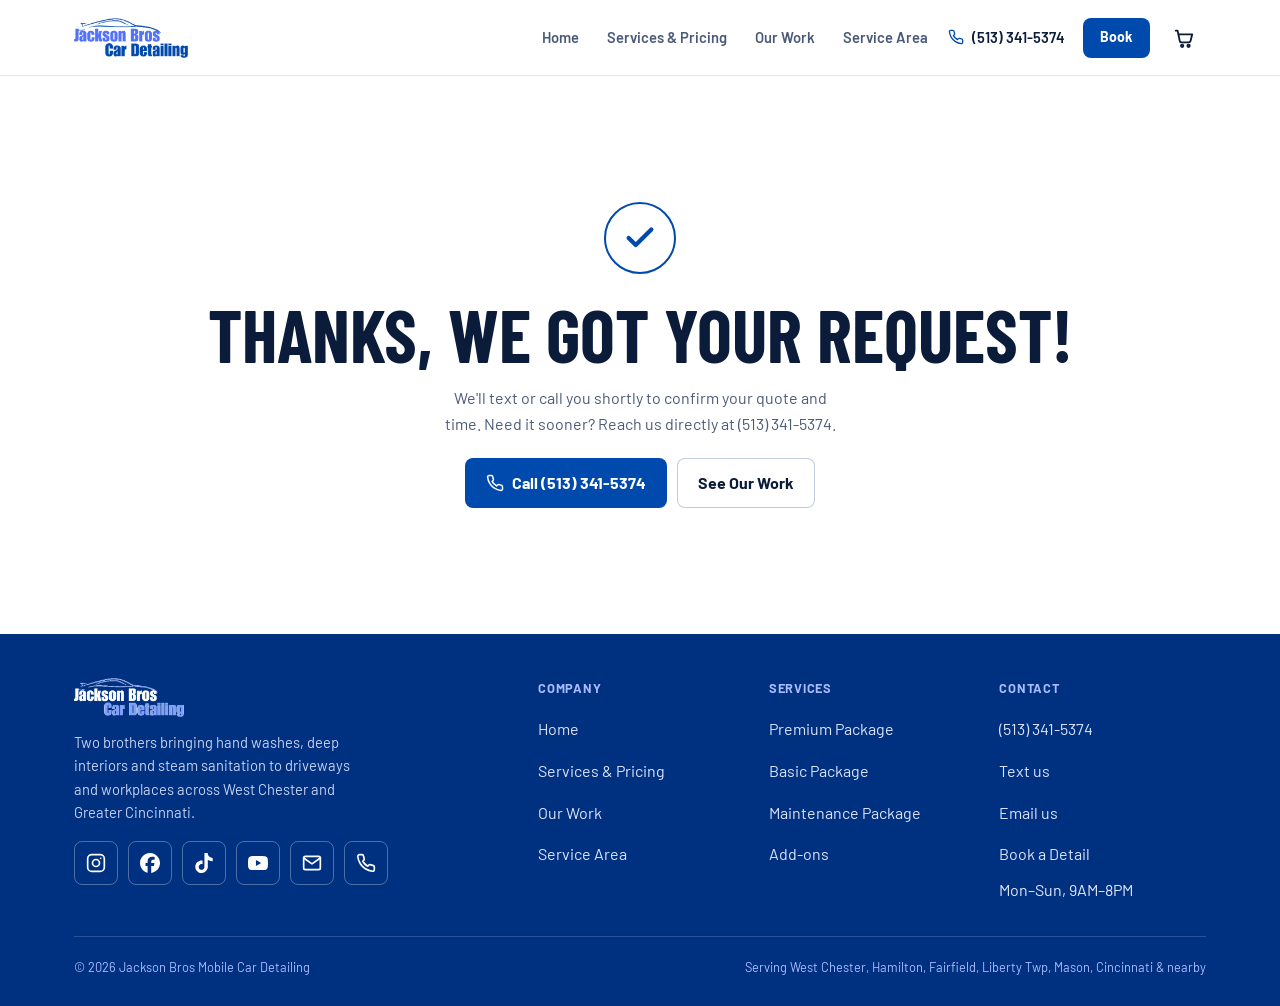
<file: thank-you.html>
<!DOCTYPE html>
<html lang="en" class="no-js">
<head>
  <meta charset="UTF-8" />
  <meta name="viewport" content="width=device-width, initial-scale=1, viewport-fit=cover" />
  <title>Request Sent | Jackson Bros</title>
  <meta name="description" content="Thanks for your booking request. Jackson Bros will text or call you shortly to confirm." />
  <link rel="canonical" href="https://www.jacksonbrosdetail.com/thank-you" />
  <meta name="theme-color" content="#004aad" />
  <meta property="og:type" content="website" />
  <meta property="og:site_name" content="Jackson Bros" />
  <meta property="og:title" content="Request Sent | Jackson Bros" />
  <meta property="og:description" content="Thanks for your booking request. Jackson Bros will text or call you shortly to confirm." />
  <meta property="og:url" content="https://www.jacksonbrosdetail.com/thank-you" />
  <meta property="og:image" content="https://www.jacksonbrosdetail.com/assets/hero.jpg" />
  <meta name="twitter:card" content="summary_large_image" />
  <meta name="google-site-verification" content="Jl4bQPjvMknckGbI2AB4HtT-ejcKr5Xz_jz7XiltmsM" />
  <link rel="icon" href="assets/img/icon-192.png" type="image/png" />
  <link rel="apple-touch-icon" href="assets/img/apple-touch-icon.png" />
  <link rel="preconnect" href="https://fonts.googleapis.com" />
  <link rel="preconnect" href="https://fonts.gstatic.com" crossorigin />
  <link href="https://fonts.googleapis.com/css2?family=Barlow:wght@400;500;600;700&family=Barlow+Condensed:wght@600;700&display=swap" rel="stylesheet" />
  <link rel="stylesheet" href="assets/site.css?v=14" />
  <meta name="robots" content="noindex" />
</head>
<body>
  <a class="sr-only" href="#main">Skip to content</a>
  <header class="site-header">
    <div class="wrap">
      <a class="brand" href="index.html" aria-label="Jackson Bros home">
        <img class="wordmark" src="assets/img/logo-color-400.webp" width="400" height="140" alt="" /><span class="sr-only">Jackson Bros</span>
      </a>
      <nav class="nav-desktop" aria-label="Primary"><a href="index.html">Home</a><a href="services.html">Services &amp; Pricing</a><a href="our-work.html">Our Work</a><a href="index.html#areas">Service Area</a></nav>
      <a class="header-phone" href="tel:5133415374"><svg viewBox="0 0 24 24" fill="none" stroke="currentColor" stroke-width="2" stroke-linecap="round" stroke-linejoin="round" aria-hidden="true"><path d="M22 16.92v3a2 2 0 0 1-2.18 2 19.79 19.79 0 0 1-8.63-3.07 19.5 19.5 0 0 1-6-6 19.79 19.79 0 0 1-3.07-8.67A2 2 0 0 1 4.11 2h3a2 2 0 0 1 2 1.72c.13.96.36 1.9.7 2.81a2 2 0 0 1-.45 2.11L8.09 9.91a16 16 0 0 0 6 6l1.27-1.27a2 2 0 0 1 2.11-.45c.91.34 1.85.57 2.81.7A2 2 0 0 1 22 16.92z"/></svg>(513) 341-5374</a>
      <a class="btn btn-led btn-sm" href="index.html#booking-form">Book</a>
      <button class="menu-btn" aria-label="Menu" aria-expanded="false" aria-controls="menu"><span></span></button>
    </div>
  </header>
  <nav class="menu" id="menu" aria-label="Mobile">
    <a class="link" href="index.html">Home</a><a class="link" href="services.html">Services &amp; Pricing</a><a class="link" href="our-work.html">Our Work</a><a class="link" href="index.html#areas">Service Area</a>
    <a class="link" href="index.html#booking-form">Book a Detail</a>
    <div class="menu-cta">
      <a class="btn btn-led btn-block" href="tel:5133415374"><svg viewBox="0 0 24 24" fill="none" stroke="currentColor" stroke-width="2" stroke-linecap="round" stroke-linejoin="round" aria-hidden="true"><path d="M22 16.92v3a2 2 0 0 1-2.18 2 19.79 19.79 0 0 1-8.63-3.07 19.5 19.5 0 0 1-6-6 19.79 19.79 0 0 1-3.07-8.67A2 2 0 0 1 4.11 2h3a2 2 0 0 1 2 1.72c.13.96.36 1.9.7 2.81a2 2 0 0 1-.45 2.11L8.09 9.91a16 16 0 0 0 6 6l1.27-1.27a2 2 0 0 1 2.11-.45c.91.34 1.85.57 2.81.7A2 2 0 0 1 22 16.92z"/></svg> Call (513) 341-5374</a>
      <a class="btn btn-ghost btn-block" href="sms:5133415374"><svg viewBox="0 0 24 24" fill="none" stroke="currentColor" stroke-width="2" stroke-linecap="round" stroke-linejoin="round" aria-hidden="true"><path d="M21 15a2 2 0 0 1-2 2H7l-4 4V5a2 2 0 0 1 2-2h14a2 2 0 0 1 2 2z"/></svg> Text us</a>
      <a class="btn btn-ghost btn-block" href="https://www.instagram.com/jacksonbroscardetailing/" target="_blank" rel="noopener"><svg viewBox="0 0 24 24" fill="none" stroke="currentColor" stroke-width="2" stroke-linecap="round" stroke-linejoin="round" aria-hidden="true"><rect x="2" y="2" width="20" height="20" rx="5"/><circle cx="12" cy="12" r="4.2"/><circle cx="17.6" cy="6.4" r="1" fill="currentColor" stroke="none"/></svg> Instagram</a>
    </div>
  </nav>

  <main id="main">
  <section class="thanks">
    <div class="wrap">
      <div class="badge"><svg viewBox="0 0 24 24" fill="none" stroke="currentColor" stroke-width="3" stroke-linecap="round" stroke-linejoin="round" aria-hidden="true"><path d="M20 6 9 17l-5-5"/></svg></div>
      <h1>Thanks, we got your request!</h1>
      <p>We'll text or call you shortly to confirm your quote and time. Need it sooner? Reach us directly at (513) 341-5374.</p>
      <div class="row-actions">
        <a class="btn btn-led" href="tel:5133415374"><svg viewBox="0 0 24 24" fill="none" stroke="currentColor" stroke-width="2" stroke-linecap="round" stroke-linejoin="round" aria-hidden="true"><path d="M22 16.92v3a2 2 0 0 1-2.18 2 19.79 19.79 0 0 1-8.63-3.07 19.5 19.5 0 0 1-6-6 19.79 19.79 0 0 1-3.07-8.67A2 2 0 0 1 4.11 2h3a2 2 0 0 1 2 1.72c.13.96.36 1.9.7 2.81a2 2 0 0 1-.45 2.11L8.09 9.91a16 16 0 0 0 6 6l1.27-1.27a2 2 0 0 1 2.11-.45c.91.34 1.85.57 2.81.7A2 2 0 0 1 22 16.92z"/></svg> Call (513) 341-5374</a>
        <a class="btn btn-ghost" href="our-work.html">See Our Work</a>
      </div>
    </div>
  </section>
  </main>

  <footer class="site-footer">
    <div class="wrap">
      <div class="foot">
        <div class="foot-brand">
          <img src="assets/img/logo-400.webp" width="400" height="140" alt="Jackson Bros Mobile Car Detailing logo" loading="lazy" />
          <p>Two brothers bringing hand washes, deep interiors and steam sanitation to driveways and workplaces across West Chester and Greater Cincinnati.</p>
          <div class="socials">
            <a href="https://www.instagram.com/jacksonbroscardetailing/" target="_blank" rel="noopener" aria-label="Instagram"><svg viewBox="0 0 24 24" fill="none" stroke="currentColor" stroke-width="2" stroke-linecap="round" stroke-linejoin="round" aria-hidden="true"><rect x="2" y="2" width="20" height="20" rx="5"/><circle cx="12" cy="12" r="4.2"/><circle cx="17.6" cy="6.4" r="1" fill="currentColor" stroke="none"/></svg></a>
            <a href="https://www.facebook.com/profile.php?id=61577694995422" target="_blank" rel="noopener" aria-label="Facebook"><svg viewBox="0 0 24 24" fill="currentColor" aria-hidden="true"><path d="M9.101 23.691v-7.98H6.627v-3.667h2.474v-1.58c0-4.085 1.848-5.978 5.858-5.978.401 0 .955.042 1.468.103a8.68 8.68 0 0 1 1.141.195v3.325a8.623 8.623 0 0 0-.653-.036 26.805 26.805 0 0 0-.733-.009c-.707 0-1.259.096-1.675.309a1.686 1.686 0 0 0-.679.622c-.258.42-.374.995-.374 1.752v1.297h3.919l-.386 2.103-.287 1.564h-3.246v8.245C19.396 23.238 24 18.179 24 12.044c0-6.627-5.373-12-12-12s-12 5.373-12 12c0 5.628 3.874 10.35 9.101 11.647Z"/></svg></a>
            <a href="https://www.tiktok.com/@jackson.bros" target="_blank" rel="noopener" aria-label="TikTok"><svg viewBox="0 0 24 24" fill="currentColor" aria-hidden="true"><path d="M12.525.02c1.31-.02 2.61-.01 3.91-.02.08 1.53.63 3.09 1.75 4.17 1.12 1.11 2.7 1.62 4.24 1.79v4.03c-1.44-.05-2.89-.35-4.2-.97-.57-.26-1.1-.59-1.62-.93-.01 2.92.01 5.84-.02 8.75-.08 1.4-.54 2.79-1.35 3.94-1.31 1.92-3.58 3.17-5.91 3.21-1.43.08-2.86-.31-4.08-1.03-2.02-1.19-3.44-3.37-3.65-5.71-.02-.5-.03-1-.01-1.49.18-1.9 1.12-3.72 2.58-4.96 1.66-1.44 3.98-2.13 6.15-1.72.02 1.48-.04 2.96-.04 4.44-.99-.32-2.15-.23-3.02.37-.63.41-1.11 1.04-1.36 1.75-.21.51-.15 1.07-.14 1.61.24 1.64 1.82 3.02 3.5 2.87 1.12-.01 2.19-.66 2.77-1.61.19-.33.4-.67.41-1.06.1-1.79.06-3.57.07-5.36.01-4.03-.01-8.05.02-12.07z"/></svg></a>
            <a href="https://www.youtube.com/@jacksonbros75" target="_blank" rel="noopener" aria-label="YouTube"><svg viewBox="0 0 24 24" fill="currentColor" aria-hidden="true"><path d="M23.498 6.186a3.016 3.016 0 0 0-2.122-2.136C19.505 3.545 12 3.545 12 3.545s-7.505 0-9.377.505A3.017 3.017 0 0 0 .502 6.186C0 8.07 0 12 0 12s0 3.93.502 5.814a3.016 3.016 0 0 0 2.122 2.136c1.871.505 9.376.505 9.376.505s7.505 0 9.377-.505a3.015 3.015 0 0 0 2.122-2.136C24 15.93 24 12 24 12s0-3.93-.502-5.814zM9.545 15.568V8.432L15.818 12l-6.273 3.568z"/></svg></a>
            <a href="mailto:brosjackson75@gmail.com" aria-label="Email"><svg viewBox="0 0 24 24" fill="none" stroke="currentColor" stroke-width="2" stroke-linecap="round" stroke-linejoin="round" aria-hidden="true"><rect x="2" y="4" width="20" height="16" rx="2"/><path d="m22 6-10 7L2 6"/></svg></a>
            <a href="tel:5133415374" aria-label="Call"><svg viewBox="0 0 24 24" fill="none" stroke="currentColor" stroke-width="2" stroke-linecap="round" stroke-linejoin="round" aria-hidden="true"><path d="M22 16.92v3a2 2 0 0 1-2.18 2 19.79 19.79 0 0 1-8.63-3.07 19.5 19.5 0 0 1-6-6 19.79 19.79 0 0 1-3.07-8.67A2 2 0 0 1 4.11 2h3a2 2 0 0 1 2 1.72c.13.96.36 1.9.7 2.81a2 2 0 0 1-.45 2.11L8.09 9.91a16 16 0 0 0 6 6l1.27-1.27a2 2 0 0 1 2.11-.45c.91.34 1.85.57 2.81.7A2 2 0 0 1 22 16.92z"/></svg></a>
          </div>
        </div>
        <div class="foot-cols">
          <div><h4>Company</h4><ul>
            <li><a href="index.html">Home</a></li>
            <li><a href="services.html">Services &amp; Pricing</a></li>
            <li><a href="our-work.html">Our Work</a></li>
            <li><a href="index.html#areas">Service Area</a></li>
          </ul></div>
          <div><h4>Services</h4><ul>
            <li><a href="services.html#premium">Premium Package</a></li>
            <li><a href="services.html#basic">Basic Package</a></li>
            <li><a href="services.html#maintenance">Maintenance Package</a></li>
            <li><a href="services.html#add-ons">Add-ons</a></li>
          </ul></div>
          <div><h4>Contact</h4><ul>
            <li><a href="tel:5133415374">(513) 341-5374</a></li>
            <li><a href="sms:5133415374">Text us</a></li>
            <li><a href="mailto:brosjackson75@gmail.com">Email us</a></li>
            <li><a href="index.html#booking-form">Book a Detail</a></li>
            <li>Mon–Sun, 9AM–8PM</li>
          </ul></div>
        </div>
      </div>
      <div class="foot-bottom">
        <span>&copy; <span id="year">2026</span> Jackson Bros Mobile Car Detailing</span>
        <span>Serving West Chester, Hamilton, Fairfield, Liberty Twp, Mason, Cincinnati &amp; nearby</span>
      </div>
    </div>
  </footer>

  <div class="action-bar" role="navigation" aria-label="Quick contact">
    <a class="ab-call" href="tel:5133415374"><svg viewBox="0 0 24 24" fill="none" stroke="currentColor" stroke-width="2" stroke-linecap="round" stroke-linejoin="round" aria-hidden="true"><path d="M22 16.92v3a2 2 0 0 1-2.18 2 19.79 19.79 0 0 1-8.63-3.07 19.5 19.5 0 0 1-6-6 19.79 19.79 0 0 1-3.07-8.67A2 2 0 0 1 4.11 2h3a2 2 0 0 1 2 1.72c.13.96.36 1.9.7 2.81a2 2 0 0 1-.45 2.11L8.09 9.91a16 16 0 0 0 6 6l1.27-1.27a2 2 0 0 1 2.11-.45c.91.34 1.85.57 2.81.7A2 2 0 0 1 22 16.92z"/></svg> Call</a>
    <a class="ab-text" href="sms:5133415374"><svg viewBox="0 0 24 24" fill="none" stroke="currentColor" stroke-width="2" stroke-linecap="round" stroke-linejoin="round" aria-hidden="true"><path d="M21 15a2 2 0 0 1-2 2H7l-4 4V5a2 2 0 0 1 2-2h14a2 2 0 0 1 2 2z"/></svg> Text</a>
    <a class="ab-book" href="index.html#booking-form"><svg viewBox="0 0 24 24" fill="none" stroke="currentColor" stroke-width="2" stroke-linecap="round" stroke-linejoin="round" aria-hidden="true"><rect x="3" y="4" width="18" height="18" rx="2"/><path d="M16 2v4M8 2v4M3 10h18"/></svg> Book</a>
  </div>

  <div class="lightbox" role="dialog" aria-modal="true" aria-label="Photo viewer">
    <span class="lb-count"></span>
    <button class="lb-close" aria-label="Close">&times;</button>
    <button class="lb-prev" aria-label="Previous photo">&#8249;</button>
    <button class="lb-next" aria-label="Next photo">&#8250;</button>
    <img alt="" />
  </div>

  <script src="assets/site.js?v=7"></script>
  <script src="assets/firebase-config.js?v=6"></script>
  <script src="assets/cart.js?v=8"></script>
  <script src="assets/lead-capture.js?v=8"></script>
</body>
</html>
</file>
<file: assets/site.css>
/* ==========================================================================
   Jackson Bros Mobile Car Detailing — site stylesheet
   Mobile-first: base styles target phones, min-width queries add desktop.
   Signature element: the pink → blue "LED strip" glow from the logo sign.
   ========================================================================== */

:root {
  --bg: #ffffff;
  --bg-2: #f2f5fc;
  --surface: #ffffff;
  --surface-2: #eaf0fc;
  --line: rgba(0, 45, 120, 0.12);
  --line-2: rgba(0, 45, 120, 0.24);
  --ink: #0b1b3a;
  --muted: #4b5a78;
  --dim: #7a86a0;
  /* BRAND: change only these two. --accent = Book buttons, prices, eyebrows; --accent-2 = Call buttons, checks.
     Jackson Bros: logo navy + logo blue, both with white button text. */
  --accent: #004aad;
  --accent-2: #5271ff;
  --pink: var(--accent);
  --pink-2: var(--accent);
  --blue: var(--accent-2);
  --blue-2: var(--accent-2);
  --strip: var(--pink);
  --glow-pink: none;
  --glow-blue: none;

  --r: 8px;
  --r-lg: 10px;
  --maxw: 1180px;
  --gutter: 16px;
  --header-h: 60px;
  --bar-h: 64px;

  --font-display: "Barlow Condensed", "Arial Narrow", system-ui, sans-serif;
  --font-body: "Barlow", system-ui, -apple-system, "Segoe UI", Roboto, sans-serif;
}

/* ---------- Reset ---------- */
*, *::before, *::after { box-sizing: border-box; }
* { margin: 0; }
html { -webkit-text-size-adjust: 100%; scroll-behavior: smooth; scroll-padding-top: calc(var(--header-h) + 8px); }
body {
  background: var(--bg);
  color: var(--ink);
  font: 400 16px/1.6 var(--font-body);
  -webkit-font-smoothing: antialiased;
  overflow-x: hidden;
  padding-bottom: calc(var(--bar-h) + env(safe-area-inset-bottom));
}
img, svg, picture { display: block; max-width: 100%; }
img { height: auto; }
a { color: inherit; text-decoration: none; }
button, input, select, textarea { font: inherit; color: inherit; }
button { cursor: pointer; background: none; border: 0; }
ul { list-style: none; padding: 0; }
:focus-visible { outline: 2px solid var(--pink); outline-offset: 2px; }
.sr-only { position: absolute; width: 1px; height: 1px; overflow: hidden; clip: rect(0 0 0 0); white-space: nowrap; }

h1, h2, h3 { font-family: var(--font-display); font-weight: 700; line-height: 1.02; letter-spacing: 0; }
h1, h2 { text-transform: uppercase; }
h3 { font-family: var(--font-body); font-weight: 700; line-height: 1.25; }
h1 { font-size: clamp(2.6rem, 11.5vw, 4.6rem); }
h2 { font-size: clamp(2rem, 8.6vw, 3.2rem); }
h3 { font-size: 1.1rem; }
p { color: var(--muted); }
b, strong { color: var(--ink); font-weight: 600; }

.wrap { width: 100%; max-width: var(--maxw); margin: 0 auto; padding: 0 var(--gutter); }
.section { padding: 64px 0; position: relative; }
.section.alt { background: var(--bg-2); }
.head { max-width: 640px; margin-bottom: 28px; }
.head.center { margin-left: auto; margin-right: auto; text-align: center; }
.head p { margin-top: 12px; font-size: 1.02rem; }

/* Eyebrow: small label with a lit "LED" dot */
.eyebrow {
  display: inline-flex; align-items: center; gap: 9px; margin-bottom: 12px;
  font-size: 0.82rem; font-weight: 600; letter-spacing: 0.06em; text-transform: uppercase; color: var(--pink);
}
.eyebrow::before { content: none; }
.eyebrow.blue { color: var(--pink); }


/* The LED strip: a glowing pink → blue line */
.strip { height: 1px; background: var(--line-2); }
.neon { color: var(--ink); }
.grad { color: var(--pink); }

/* ---------- Buttons ---------- */
.btn {
  display: inline-flex; align-items: center; justify-content: center; gap: 8px;
  min-height: 50px; padding: 0 20px; border-radius: 8px;
  font-weight: 700; font-size: 1rem; white-space: nowrap;
  border: 1px solid transparent; transition: transform .15s, box-shadow .2s, background .2s, color .2s;
  -webkit-tap-highlight-color: transparent;
}
.btn:active { transform: scale(0.97); }
.btn svg { width: 18px; height: 18px; flex: none; }
.btn-led { background: var(--pink); color: #fff; }
.btn-led:hover { background: var(--accent-2); }
.btn-ghost { border-color: var(--line-2); color: var(--ink); background: #fff; }
.btn-ghost:hover { border-color: var(--accent); color: var(--accent); }
.btn-white { background: #fff; color: #0a0a0f; }
.btn-white:hover { background: var(--pink); }
.btn-sm { min-height: 40px; padding: 0 16px; font-size: 0.88rem; }
.btn-block { width: 100%; }

/* ---------- Header ---------- */
.site-header {
  position: sticky; top: 0; z-index: 50; height: var(--header-h);
  background: rgba(255, 255, 255, 0.92); backdrop-filter: saturate(160%) blur(14px); -webkit-backdrop-filter: saturate(160%) blur(14px);
  border-bottom: 1px solid var(--line);
}
.site-header .wrap { height: 100%; display: flex; align-items: center; gap: 12px; }
.brand { display: flex; align-items: center; gap: 10px; margin-right: auto; min-width: 0; }
.brand img { width: 46px; height: auto; }
.brand-text { display: flex; flex-direction: column; line-height: 1; }
.brand-text b { font-family: var(--font-display); font-size: 1.35rem; letter-spacing: 0.02em; }
.brand-text small { font-size: 0.68rem; letter-spacing: 0.06em; text-transform: uppercase; color: var(--muted); margin-top: 4px; white-space: nowrap; }
.nav-desktop { display: none; }
.header-phone { display: none; }
.menu-btn { width: 44px; height: 44px; display: grid; place-items: center; border-radius: 8px; }
.menu-btn span { display: block; width: 18px; height: 2px; background: var(--ink); border-radius: 2px; position: relative; transition: background .2s; }
.menu-btn span::before, .menu-btn span::after { content: ""; position: absolute; left: 0; width: 18px; height: 2px; background: var(--ink); border-radius: 2px; transition: transform .25s; }
.menu-btn span::before { top: -6px; }
.menu-btn span::after { top: 6px; }
.menu-open .menu-btn span { background: transparent; }
.menu-open .menu-btn span::before { transform: translateY(6px) rotate(45deg); }
.menu-open .menu-btn span::after { transform: translateY(-6px) rotate(-45deg); }

/* Mobile menu sheet */
.menu {
  position: fixed; inset: var(--header-h) 0 0 0; z-index: 49; background: rgba(255, 255, 255, 0.98);
  padding: 20px var(--gutter) calc(30px + env(safe-area-inset-bottom)); display: flex; flex-direction: column; gap: 6px;
  opacity: 0; visibility: hidden; transform: translateY(-8px); transition: opacity .2s, transform .2s, visibility .2s; overflow-y: auto;
}
.menu-open .menu { opacity: 1; visibility: visible; transform: none; }
.menu a.link { display: flex; justify-content: space-between; align-items: center; padding: 16px 4px; font-family: var(--font-display); font-weight: 700; text-transform: uppercase; font-size: 1.6rem; border-bottom: 1px solid var(--line); }
.menu a.link::after { content: none; }
.menu a.link[aria-current="page"] { color: var(--pink); }
.menu .menu-cta { margin-top: auto; display: grid; gap: 10px; padding-top: 24px; }
.menu-open { overflow: hidden; }

/* ---------- Hero ---------- */
.hero { position: relative; min-height: calc(100svh - var(--header-h) - var(--bar-h)); display: flex; align-items: flex-end; overflow: hidden; isolation: isolate; }
.hero-bg, .hero-bg img { position: absolute; inset: 0; width: 100%; height: 100%; object-fit: cover; z-index: -2; }
.hero::before {
  content: ""; position: absolute; inset: 0; z-index: -1;
  background:
    linear-gradient(180deg, rgba(0,22,66,0.30) 0%, rgba(0,22,66,0.50) 40%, rgba(0,22,66,0.92) 78%, #001a4d 100%);
}
.hero .wrap { padding-top: 120px; padding-bottom: 32px; }
.hero h1 { max-width: 15ch; }
.hero-sub { margin-top: 14px; font-size: 1.05rem; color: #d3d3dc; max-width: 36ch; }
.hero-price { margin-top: 14px; font-size: 0.98rem; color: #d3d3dc; }
.hero-price b { color: var(--pink); }
.hero-actions { display: grid; grid-template-columns: 1fr 1fr; gap: 10px; margin-top: 22px; }
.hero-actions .btn { padding: 0 12px; }

/* Facts ticker: swipeable chips on phones */
.facts { border-top: 1px solid var(--line); border-bottom: 1px solid var(--line); background: var(--bg-2); }
.facts ul { display: flex; flex-wrap: wrap; gap: 6px 0; padding: 14px var(--gutter); max-width: var(--maxw); margin: 0 auto; }
.facts ul::-webkit-scrollbar { display: none; }
.facts li { display: flex; align-items: center; font-size: 0.92rem; font-weight: 600; color: var(--ink); white-space: nowrap; }
.facts li + li::before { content: "/"; color: var(--dim); margin: 0 10px; font-weight: 400; }
.facts li svg { display: none; }

/* ---------- Before / after ---------- */
.ba { position: relative; border-radius: var(--r-lg); overflow: hidden; aspect-ratio: 4 / 5; background: #000; --pos: 50%; user-select: none; touch-action: pan-y; border: 1px solid var(--line); }
.ba img { position: absolute; inset: 0; width: 100%; height: 100%; object-fit: cover; pointer-events: none; }
.ba .ba-before { clip-path: inset(0 calc(100% - var(--pos)) 0 0); }
.ba .ba-line { position: absolute; top: 0; bottom: 0; left: var(--pos); width: 2px; margin-left: -1px; background: #fff; pointer-events: none; }
.ba .ba-knob { position: absolute; top: 50%; left: var(--pos); width: 44px; height: 44px; margin: -22px 0 0 -22px; border-radius: 50%; background: #fff; color: #0a0a0f; display: grid; place-items: center; box-shadow: 0 2px 10px rgba(0,0,0,0.5); pointer-events: none; }
.ba .ba-knob svg { width: 24px; height: 24px; }
.ba input { position: absolute; inset: 0; width: 100%; height: 100%; opacity: 0; margin: 0; cursor: ew-resize; }
.ba .tag { position: absolute; top: 12px; z-index: 2; padding: 4px 9px; border-radius: 4px; font-size: 0.74rem; font-weight: 700; letter-spacing: 0.04em; text-transform: uppercase; background: rgba(7,7,10,0.72); backdrop-filter: blur(6px); pointer-events: none; }
.ba .tag.before { left: 12px; }
.ba .tag.after { right: 12px; color: var(--pink); }
.ba-cap { margin-top: 12px; font-size: 0.92rem; font-weight: 600; color: var(--muted); text-align: center; }
.ba-hint { display: flex; align-items: center; justify-content: center; gap: 8px; margin-top: 6px; font-size: 0.8rem; color: var(--dim); }

/* Pair switcher on the home page */
.ba-switch { display: flex; gap: 8px; overflow-x: auto; scrollbar-width: none; margin: -4px -4px 10px; padding: 4px; }
.ba-switch::-webkit-scrollbar { display: none; }
.ba-switch button { flex: none; min-height: 40px; padding: 0 14px; border-radius: 6px; border: 1px solid var(--line-2); font-size: 0.86rem; font-weight: 600; color: var(--muted); }
.ba-switch button[aria-pressed="true"] { color: #fff; background: var(--accent); border-color: var(--accent); }

.proof-list { display: grid; gap: 12px; margin-top: 22px; }
.proof-list li { display: flex; gap: 12px; align-items: flex-start; color: var(--ink); }
.check { flex: none; width: 18px; color: var(--blue); font-weight: 600; font-size: 1.1rem; line-height: 1.4; }
.check::before { content: "✓"; }
.check svg { display: none; }

.ba-grid { display: grid; gap: 28px; }

/* ---------- Packages ---------- */
.pkgs {
  display: flex; gap: 14px; overflow-x: auto; scroll-snap-type: x mandatory; scrollbar-width: none;
  margin: 0 calc(var(--gutter) * -1); padding: 18px var(--gutter) 6px; scroll-padding: 0 var(--gutter);
}
.pkgs::-webkit-scrollbar { display: none; }
.pkg {
  flex: 0 0 86%; scroll-snap-align: center; position: relative; display: flex; flex-direction: column;
  background: var(--surface); border: 1px solid var(--line); border-radius: var(--r-lg); padding: 26px 22px 22px;
}
.pkg.featured { order: -1; border-color: var(--pink); }

.pkg .ribbon { position: absolute; top: -11px; left: 22px; padding: 4px 10px; border-radius: 4px; background: var(--pink); color: #fff; font-size: 0.72rem; font-weight: 700; letter-spacing: 0.04em; text-transform: uppercase; }
.pkg .tier { font-size: 0.8rem; font-weight: 600; letter-spacing: 0.04em; text-transform: uppercase; color: var(--blue); }
.pkg h3 { font-family: var(--font-display); text-transform: uppercase; font-size: 1.8rem; line-height: 1; margin-top: 4px; }
.pkg .for { font-size: 0.92rem; margin-top: 6px; }
.seg { display: grid; grid-template-columns: 1fr 1fr; gap: 4px; padding: 4px; margin-top: 18px; border-radius: 8px; background: var(--bg); border: 1px solid var(--line); }
.seg button { min-height: 40px; border-radius: 6px; font-size: 0.88rem; font-weight: 600; color: var(--muted); transition: background .2s, color .2s; }
.seg button[aria-pressed="true"] { background: var(--accent); color: #fff; }
.price { margin-top: 18px; font-family: var(--font-display); font-size: 3.2rem; font-weight: 700; line-height: 1; }
.price sup { font-size: 0.5em; vertical-align: 0.6em; margin-right: 2px; }
.save { display: inline-block; margin-top: 12px; padding: 5px 12px; border-radius: 100px; background: var(--blue); color: #0a0a0f; font-size: 0.86rem; font-weight: 700; }
.includes { display: grid; gap: 10px; margin: 18px 0 22px; flex: 1; align-content: start; }
.includes li { display: flex; gap: 10px; font-size: 0.94rem; color: var(--ink); }
.includes li::before { content: "✓"; flex: none; width: 18px; color: var(--blue); font-weight: 600; }
.pkg .opt[hidden] { display: none; }
.pkg .btn { width: 100%; }
.dots { display: flex; justify-content: center; gap: 8px; margin-top: 14px; }
.dots span { width: 7px; height: 7px; border-radius: 100px; background: var(--line-2); transition: width .25s, background .25s; }
.dots span.on { width: 22px; background: var(--pink); }
.pkg-trust { display: grid; gap: 8px; margin-top: 24px; font-size: 0.9rem; color: var(--muted); }
.pkg-trust li { display: flex; gap: 10px; align-items: center; }
.pkg-trust li::before { content: "✓"; color: var(--blue); font-weight: 600; flex: none; }

.addons { margin-top: 40px; border: 1px solid var(--line); border-radius: var(--r-lg); background: var(--surface); padding: 6px 20px; }
.addons li { display: flex; justify-content: space-between; gap: 16px; padding: 15px 0; border-bottom: 1px solid var(--line); font-weight: 600; }
.addons li:last-child { border-bottom: 0; }
.addons li span:last-child { color: var(--muted); font-weight: 500; font-size: 0.9rem; }

/* ---------- Steps ---------- */
.steps { display: grid; gap: 12px; counter-reset: s; }
.step { display: grid; grid-template-columns: 44px 1fr; gap: 12px; align-items: start; padding: 18px 0; border-top: 1px solid var(--line); }
.step::before { counter-increment: s; content: "0" counter(s); font-family: var(--font-display); font-weight: 700; font-size: 2rem; line-height: 1; color: var(--pink); }
.step h3 { font-size: 1.08rem; margin-bottom: 4px; }
.step p { font-size: 0.93rem; }

/* ---------- Photo rail (home) & gallery ---------- */
.rail { display: flex; gap: 10px; overflow-x: auto; scroll-snap-type: x mandatory; scrollbar-width: none; margin: 0 calc(var(--gutter) * -1); padding: 0 var(--gutter); scroll-padding: 0 var(--gutter); }
.rail::-webkit-scrollbar { display: none; }
.rail figure { flex: 0 0 72%; scroll-snap-align: start; }
.shot { position: relative; border-radius: var(--r); overflow: hidden; aspect-ratio: 3 / 4; background: var(--surface); border: 1px solid var(--line); cursor: zoom-in; }
.shot img { width: 100%; height: 100%; object-fit: cover; transition: transform .5s; }
.shot:hover img { transform: scale(1.04); }
.shot figcaption, .shot .cap { position: absolute; left: 0; right: 0; bottom: 0; padding: 30px 12px 10px; font-size: 0.8rem; font-weight: 600; color: #fff; background: linear-gradient(transparent, rgba(0,0,0,0.75)); }
.row-actions { display: flex; flex-wrap: wrap; gap: 10px; margin-top: 22px; }
.row-actions .btn { flex: 1 1 auto; }

.filters { display: flex; gap: 8px; overflow-x: auto; scrollbar-width: none; margin-bottom: 18px; }
.filters::-webkit-scrollbar { display: none; }
.filters button { flex: none; min-height: 40px; padding: 0 16px; border-radius: 6px; border: 1px solid var(--line-2); font-weight: 600; font-size: 0.88rem; color: var(--muted); }
.filters button[aria-pressed="true"] { background: var(--accent); color: #fff; border-color: var(--accent); }
.gallery { display: grid; grid-template-columns: 1fr 1fr; gap: 8px; }
.gallery .shot[hidden] { display: none; }

/* ---------- About / motto ---------- */
.about { display: grid; gap: 26px; }
.about-media { position: relative; border-radius: var(--r-lg); overflow: hidden; aspect-ratio: 4 / 5; border: 1px solid var(--line); }
.about-media img { width: 100%; height: 100%; object-fit: cover; }
.about-media .strip { position: absolute; left: 0; right: 0; bottom: 0; }
.motto { font-family: var(--font-display); font-weight: 700; text-transform: uppercase; font-size: clamp(2rem, 8.4vw, 3rem); line-height: 1.02; color: var(--ink); }
.motto em { font-style: normal; }
.about p.body { margin-top: 16px; }

/* ---------- Service area ---------- */
.area-card { border-radius: var(--r-lg); border: 1px solid var(--line); background: var(--surface); padding: 28px 22px; }
.chips { display: flex; flex-wrap: wrap; gap: 8px; margin-top: 18px; }
.chips span { padding: 8px 14px; border-radius: 6px; border: 1px solid var(--line-2); font-weight: 600; font-size: 0.92rem; background: var(--surface-2); color: var(--accent); border-color: transparent; }
.area-card .row-actions { margin-top: 20px; }

/* ---------- Services detail ---------- */
.svc { display: grid; gap: 22px; }
.svc + .svc { margin-top: 56px; padding-top: 56px; border-top: 1px solid var(--line); }
.svc-media { border-radius: var(--r-lg); overflow: hidden; aspect-ratio: 4 / 3; border: 1px solid var(--line); }
.svc-media img { width: 100%; height: 100%; object-fit: cover; }
.svc .lead { margin-top: 12px; color: var(--ink); }
.why { margin-top: 16px; padding: 14px 16px; border-radius: 12px; background: var(--surface); border-left: 2px solid var(--pink); font-size: 0.94rem; }
.svc .btn { margin-top: 22px; }

/* ---------- FAQ ---------- */
.faq { display: grid; gap: 10px; max-width: 780px; margin: 0 auto; }
.faq details { border: 1px solid var(--line); border-radius: var(--r); background: var(--surface); }
.faq summary { list-style: none; cursor: pointer; display: flex; justify-content: space-between; align-items: center; gap: 14px; padding: 18px; min-height: 56px; font-weight: 600; }
.faq summary::-webkit-details-marker { display: none; }
.faq summary::after { content: "+"; flex: none; font-size: 1.4rem; line-height: 1; color: var(--pink); transition: transform .2s; }
.faq details[open] summary::after { transform: rotate(45deg); }
.faq details p { padding: 0 18px 18px; font-size: 0.95rem; }
.faq details a { color: var(--pink); text-decoration: underline; }

/* ---------- Page hero (subpages) ---------- */
.page-hero { position: relative; padding: 46px 0 34px; overflow: hidden; background: var(--bg-2); }
.crumbs { font-size: 0.82rem; color: var(--dim); margin-bottom: 14px; }
.crumbs a { color: var(--muted); }
.page-hero p { margin-top: 12px; max-width: 52ch; font-size: 1.02rem; }
.page-hero .strip { position: absolute; left: 0; right: 0; bottom: 0; }

/* ---------- Booking ---------- */
.book { display: grid; gap: 28px; }
.book-copy .perks { display: grid; gap: 12px; margin-top: 20px; }
.book-copy .perks li { display: flex; gap: 12px; color: var(--ink); }
.contact-quick { display: grid; grid-template-columns: 1fr 1fr; gap: 10px; margin-top: 22px; }
.form { position: relative; border-radius: var(--r-lg); background: var(--surface); border: 1px solid var(--line); padding: 22px 18px; }
.form h3 { font-size: 1.25rem; }
.form > p { font-size: 0.92rem; margin-top: 4px; }
.fieldset { border: 0; padding: 0; margin: 20px 0 0; min-width: 0; }
.legend, .field label { display: block; font-size: 0.84rem; font-weight: 600; color: var(--ink); margin-bottom: 8px; padding: 0; }
.legend small, .field label small { color: var(--dim); font-weight: 500; }
.field { margin-top: 16px; }
.field input, .field textarea, .field select {
  width: 100%; min-height: 52px; padding: 12px 14px; border-radius: 12px;
  background: var(--bg); border: 1px solid var(--line-2); color: var(--ink);
  font-size: 16px; /* 16px stops iOS from zooming in on focus */
  transition: border-color .2s, box-shadow .2s;
}
.field textarea { min-height: 96px; resize: vertical; }
.field input:focus, .field textarea:focus, .field select:focus { outline: none; border-color: var(--pink); box-shadow: 0 0 0 3px color-mix(in srgb, var(--accent) 18%, transparent); }
.field input::placeholder, .field textarea::placeholder { color: var(--dim); }
.field input[type="date"] { color-scheme: dark; }
.two { display: grid; gap: 0 12px; }

/* Tappable choice chips (radio buttons) */
.choices { display: grid; grid-template-columns: 1fr 1fr; gap: 8px; }
.choice { position: relative; }
.choice input { position: absolute; opacity: 0; inset: 0; margin: 0; cursor: pointer; }
.choice span { display: flex; flex-direction: column; justify-content: center; min-height: 54px; padding: 8px 12px; border-radius: 12px; border: 1px solid var(--line-2); background: var(--bg); font-size: 0.88rem; font-weight: 600; line-height: 1.25; transition: border-color .15s, background .15s; }
.choice span small { font-weight: 500; color: var(--muted); font-size: 0.8rem; margin-top: 2px; }
.choice input:checked + span { border-color: var(--pink); background: color-mix(in srgb, var(--accent) 10%, transparent); box-shadow: inset 0 0 0 1px var(--pink); }
.choice input:focus-visible + span { outline: 2px solid var(--blue-2); outline-offset: 2px; }
.choice.wide { grid-column: 1 / -1; }
.form .btn-block { margin-top: 22px; min-height: 56px; font-size: 1.02rem; }
.form-note { margin-top: 12px; font-size: 0.8rem; color: var(--dim); text-align: center; }

/* ---------- CTA band ---------- */
.cta-band { text-align: center; border-radius: var(--r-lg); padding: 40px 22px; border: 1px solid var(--line); background: var(--surface); }
.cta-band p { margin: 12px auto 0; max-width: 46ch; }
.cta-band .row-actions { justify-content: center; }

/* ---------- Footer ---------- */
.site-footer { border-top: 1px solid var(--line); padding: 44px 0 28px; background: var(--bg-2); }
.foot { display: grid; gap: 30px; }
.foot-brand img { width: 110px; }
.foot-brand p { margin-top: 14px; font-size: 0.92rem; max-width: 36ch; }
.foot h4 { font-size: 0.8rem; letter-spacing: 0.06em; text-transform: uppercase; color: var(--dim); margin-bottom: 12px; font-weight: 700; }
.foot ul { display: grid; gap: 4px; }
.foot ul a { display: inline-block; padding: 6px 0; color: #d3d3dc; }
.foot ul a:hover { color: var(--pink); }
.foot-cols { display: grid; grid-template-columns: 1fr 1fr; gap: 24px; }
.socials { display: flex; gap: 10px; margin-top: 16px; }
.socials a { width: 44px; height: 44px; border-radius: 8px; border: 1px solid var(--line-2); display: grid; place-items: center; }
.socials a:hover { border-color: var(--pink); color: var(--pink); }
.socials svg { width: 20px; height: 20px; }
.foot-bottom { margin-top: 34px; padding-top: 20px; border-top: 1px solid var(--line); display: flex; flex-direction: column; gap: 6px; font-size: 0.8rem; color: var(--dim); }

/* ---------- Mobile action bar ---------- */
.action-bar {
  position: fixed; left: 0; right: 0; bottom: 0; z-index: 60;
  display: grid; grid-template-columns: 1fr 1fr 1.5fr; gap: 8px;
  padding: 8px 10px calc(8px + env(safe-area-inset-bottom));
  background: rgba(255, 255, 255, 0.95); backdrop-filter: blur(14px); -webkit-backdrop-filter: blur(14px);
  border-top: 1px solid var(--line); transition: transform .25s;
}

.action-bar a { display: flex; align-items: center; justify-content: center; gap: 7px; min-height: 48px; border-radius: 8px; font-weight: 700; font-size: 0.92rem; }
.action-bar a svg { width: 18px; height: 18px; }
.action-bar .ab-call, .action-bar .ab-text { border: 1px solid var(--line-2); }
.action-bar .ab-book { background: var(--pink); color: #fff; }
.action-bar.hide { transform: translateY(110%); }

/* ---------- Lightbox ---------- */
.lightbox { position: fixed; inset: 0; z-index: 100; background: rgba(0,0,0,0.95); display: none; align-items: center; justify-content: center; padding: 60px 10px; touch-action: pan-y; }
.lightbox.open { display: flex; }
.lightbox img { max-height: 100%; max-width: 100%; border-radius: 12px; object-fit: contain; }
.lightbox button { position: absolute; width: 48px; height: 48px; border-radius: 50%; background: rgba(255,255,255,0.1); color: #fff; font-size: 1.5rem; display: grid; place-items: center; }
.lb-close { top: 12px; right: 12px; }
.lb-prev { left: 10px; top: 50%; margin-top: -24px; }
.lb-next { right: 10px; top: 50%; margin-top: -24px; }
.lb-count { position: absolute; top: 24px; left: 50%; transform: translateX(-50%); font-size: 0.85rem; color: var(--muted); }

/* ---------- Thank-you ---------- */
.thanks { min-height: 62svh; display: grid; place-items: center; text-align: center; padding: 60px 0; }
.thanks .badge { width: 72px; height: 72px; margin: 0 auto 22px; border-radius: 50%; display: grid; place-items: center; border: 2px solid var(--pink); color: var(--pink); }
.thanks .badge svg { width: 34px; height: 34px; }
.thanks p { margin: 14px auto 0; max-width: 44ch; }
.thanks .row-actions { justify-content: center; }

/* ---------- Reveal on scroll ---------- */
.reveal { opacity: 1; }
.reveal.in { opacity: 1; transform: none; }
.no-js .reveal { opacity: 1; transform: none; }

@media (prefers-reduced-motion: reduce) {
  html { scroll-behavior: auto; }
  *, *::before, *::after { transition-duration: 0.01ms !important; animation-duration: 0.01ms !important; }
  .reveal { opacity: 1; transform: none; }
}

/* ==========================================================================
   Larger screens
   ========================================================================== */
@media (min-width: 600px) {
  :root { --gutter: 24px; }
  .hero-actions { display: flex; flex-wrap: wrap; }
  .hero-actions .btn { padding: 0 26px; }
  .pkg { flex-basis: 60%; }
  .rail figure { flex-basis: 40%; }
  .gallery { grid-template-columns: repeat(3, 1fr); gap: 12px; }
  .two { grid-template-columns: 1fr 1fr; }
  .choices { grid-template-columns: repeat(3, 1fr); }
  .form { padding: 30px 28px; }
  .foot-bottom { flex-direction: row; justify-content: space-between; }
  .contact-quick { display: flex; flex-wrap: wrap; }
}

@media (min-width: 960px) {
  :root { --header-h: 76px; --bar-h: 0px; }
  body { padding-bottom: 0; }
  .action-bar { display: none; }
  .section { padding: 104px 0; }
  .head { margin-bottom: 44px; }
  .brand img { width: 58px; }
  .brand-text b { font-size: 1.2rem; }
  .menu-btn, .menu { display: none; }
  .nav-desktop { display: flex; gap: 28px; margin-right: 8px; }
  .nav-desktop a { font-size: 0.92rem; font-weight: 600; color: var(--muted); padding: 6px 0; position: relative; }
  .nav-desktop a:hover, .nav-desktop a[aria-current="page"] { color: var(--accent); }
  .nav-desktop a[aria-current="page"]::after { content: ""; position: absolute; left: 0; right: 0; bottom: -2px; height: 2px; background: var(--pink); }
  .header-phone { display: inline-flex; align-items: center; gap: 8px; font-weight: 600; font-size: 0.92rem; color: var(--ink); margin-right: 6px; }
  .header-phone svg { width: 16px; height: 16px; color: var(--pink); }

  .hero { min-height: min(86vh, 820px); align-items: center; }
  .hero .wrap { padding-top: 90px; padding-bottom: 90px; }
  .hero::before {
    background:
      linear-gradient(90deg, rgba(0,26,77,0.94) 0%, rgba(0,26,77,0.72) 42%, rgba(0,26,77,0.10) 100%),
      linear-gradient(180deg, transparent 70%, rgba(0,26,77,0.35) 100%);
  }
  .hero-sub { font-size: 1.15rem; }

  .facts ul { justify-content: center; }

  .split { display: grid; grid-template-columns: 1fr 1fr; gap: 64px; align-items: center; }
  .split.flip > :first-child { order: 2; }

  .pkgs { display: grid; grid-template-columns: repeat(3, 1fr); gap: 20px; overflow: visible; margin: 0; padding: 18px 0 0; }
  .pkg { padding: 32px 26px 26px; }
  .pkg.featured { order: 0; }
  .dots { display: none; }
  .pkg-trust { grid-auto-flow: column; justify-content: center; gap: 28px; }

  .steps { grid-template-columns: repeat(3, 1fr); gap: 18px; }
  .step { grid-template-columns: 1fr; padding: 22px 0; }

  .rail { display: grid; grid-template-columns: repeat(4, 1fr); overflow: visible; margin: 0; padding: 0; gap: 14px; }
  .rail figure { flex: none; }
  .row-actions .btn { flex: 0 0 auto; }

  .gallery { grid-template-columns: repeat(4, 1fr); gap: 14px; }
  .ba-grid { grid-template-columns: 1fr 1fr; gap: 36px; }

  .about { grid-template-columns: 0.9fr 1.1fr; gap: 64px; align-items: center; }
  .area-card { padding: 44px; display: grid; grid-template-columns: 1.2fr 1fr; gap: 40px; align-items: center; }
  .area-card .chips { margin-top: 0; }

  .svc { grid-template-columns: 1fr 1fr; gap: 56px; align-items: center; }
  .svc.flip .svc-media { order: 2; }
  .svc-media { aspect-ratio: 4 / 5; }
  .svc + .svc { margin-top: 80px; padding-top: 80px; }
  .addons { display: grid; grid-template-columns: 1fr 1fr; column-gap: 40px; padding: 10px 30px; }
  .addons li:nth-last-child(2):nth-child(odd) { border-bottom: 0; }

  .book { grid-template-columns: 0.85fr 1.15fr; gap: 56px; align-items: start; }
  .book-copy { position: sticky; top: calc(var(--header-h) + 30px); }
  .form { padding: 36px; }

  .foot { grid-template-columns: 1.3fr 2fr; }
  .foot-cols { grid-template-columns: repeat(3, 1fr); }
  .cta-band { padding: 64px 40px; }
}

/* ==========================================================================
   Cart: package + add-ons, checked out through the booking form
   ========================================================================== */
.cart-btn { position: relative; width: 44px; height: 44px; display: grid; place-items: center; border-radius: 8px; color: var(--ink); }
.cart-btn svg { width: 22px; height: 22px; }
.cart-btn .count { position: absolute; top: 4px; right: 2px; min-width: 18px; height: 18px; padding: 0 5px; border-radius: 9px; background: var(--pink); color: #fff; font-size: 0.72rem; font-weight: 700; line-height: 18px; text-align: center; }
.cart-btn .count:empty { display: none; }

.addon-list { margin-top: 18px; border-top: 1px solid var(--line); }
.addon-list li { display: flex; align-items: center; gap: 14px; padding: 14px 0; border-bottom: 1px solid var(--line); }
.addon-list .a-name { flex: 1; font-weight: 600; }
.addon-list .a-name small { display: block; font-weight: 500; font-size: 0.86rem; color: var(--muted); }
.add-btn { flex: none; min-width: 84px; min-height: 40px; padding: 0 14px; border-radius: 6px; border: 1px solid var(--line-2); font-weight: 700; font-size: 0.9rem; }
.add-btn[aria-pressed="true"] { background: var(--pink); border-color: var(--pink); color: #fff; }
.addons-pick { margin-top: 44px; }
.addons-pick > p { margin-top: 6px; }

.cart { position: fixed; inset: 0; z-index: 90; visibility: hidden; }
.cart.open { visibility: visible; }
.cart-shade { position: absolute; inset: 0; background: rgba(0,0,0,0.6); opacity: 0; transition: opacity .2s; }
.cart.open .cart-shade { opacity: 1; }
.cart-panel {
  position: absolute; left: 0; right: 0; bottom: 0; max-height: 86svh; overflow-y: auto;
  background: var(--surface); border-top: 1px solid var(--line-2); border-radius: 12px 12px 0 0;
  padding: 18px var(--gutter) calc(18px + env(safe-area-inset-bottom));
  transform: translateY(100%); transition: transform .25s ease;
}
.cart.open .cart-panel { transform: none; }
.cart-top { display: flex; align-items: center; justify-content: space-between; }
.cart-top h2 { font-size: 2rem; }
.cart-close { width: 44px; height: 44px; font-size: 1.6rem; color: var(--muted); }
.cart-items { margin-top: 10px; border-top: 1px solid var(--line); }
.cart-items li { display: flex; align-items: center; gap: 12px; padding: 14px 0; border-bottom: 1px solid var(--line); }
.cart-items .ci-name { flex: 1; font-weight: 600; }
.cart-items .ci-name small { display: block; font-size: 0.82rem; font-weight: 500; color: var(--muted); }
.cart-items .ci-price { font-weight: 700; white-space: nowrap; }
.cart-items .ci-price.q { font-weight: 500; color: var(--muted); font-size: 0.88rem; }
.ci-remove { width: 36px; height: 36px; border-radius: 6px; color: var(--muted); font-size: 1.2rem; }
.ci-remove:hover { color: var(--ink); background: var(--surface-2); }
.cart-empty { padding: 22px 0; color: var(--muted); }
.cart-suggest { margin-top: 18px; }
.cart-suggest h3 { font-size: 0.86rem; text-transform: uppercase; letter-spacing: 0.06em; color: var(--muted); }
.cart-suggest .chips-row { display: flex; flex-wrap: wrap; gap: 8px; margin-top: 10px; }
.cart-suggest button { min-height: 38px; padding: 0 12px; border-radius: 6px; border: 1px dashed var(--line-2); font-size: 0.88rem; font-weight: 600; }
.cart-suggest button:hover { border-color: var(--pink); color: var(--pink); }
.cart-total { display: flex; justify-content: space-between; align-items: baseline; margin-top: 18px; font-weight: 700; font-size: 1.1rem; }
.cart-total b { font-family: var(--font-display); font-size: 2rem; }
.cart-note { font-size: 0.86rem; margin-top: 4px; }
.cart-actions { display: grid; gap: 8px; margin-top: 16px; }
.cart-open { overflow: hidden; }

.form-cart { margin-top: 18px; padding: 14px; border-radius: 8px; border: 1px solid var(--line-2); background: var(--bg); font-size: 0.92rem; }
.form-cart[hidden] { display: none; }
.form-cart b { display: block; margin-bottom: 4px; }
.form-cart button { color: var(--pink); text-decoration: underline; font-weight: 600; margin-top: 6px; }
.choice.check-box span { flex-direction: row; align-items: center; justify-content: flex-start; gap: 8px; }

@media (min-width: 960px) {
  .cart-panel { left: auto; top: 0; width: 420px; max-height: none; border-radius: 0; border-top: 0; border-left: 1px solid var(--line-2); padding: 26px 28px; transform: translateX(100%); }
  .addon-list { display: grid; grid-template-columns: 1fr 1fr; column-gap: 40px; }
}
/* Phones: header keeps logo, cart and menu; booking lives in the bottom bar */
.site-header .btn-sm { display: none; }
@media (min-width: 600px) { .site-header .btn-sm { display: inline-flex; } }

/* Call buttons: blue outline so "call" reads differently from "book" (pink) */
.action-bar .ab-call, a.btn-ghost[href^="tel:"] { border-color: var(--blue); color: var(--blue); }
a.btn-ghost[href^="tel:"]:hover { border-color: var(--accent-2); color: var(--accent-2); }
/* Hero: Call Now is a primary action too, so it gets a solid blue fill over the photo */
.hero-actions a.btn-ghost[href^="tel:"] { background: #fff; border-color: #fff; color: var(--accent); }
.hero-actions a.btn-ghost[href^="tel:"]:hover { background: #dfe7ff; border-color: #dfe7ff; color: var(--accent); }

/* Jackson Bros additions */
.brand img.wordmark { width: auto; height: 34px; }
@media (min-width: 960px) { .brand img.wordmark { width: auto; height: 40px; } }
.price .from { font-family: var(--font-body); font-size: 0.85rem; font-weight: 600; color: var(--muted); margin-right: 6px; letter-spacing: 0; }
.pkg-time { font-size: 0.85rem; color: var(--muted); margin-top: 4px; }
.pkg-note { margin-top: 18px; font-size: 0.85rem; color: var(--muted); text-align: center; }
.reviews { display: grid; gap: 12px; }
.review { margin: 0; padding: 22px; border: 1px solid var(--line); border-radius: var(--r); background: var(--surface); display: flex; flex-direction: column; justify-content: space-between; gap: 16px; }
.review blockquote { margin: 0; color: var(--ink); line-height: 1.55; }
.review figcaption { display: flex; flex-direction: column; font-size: 0.85rem; }
.review figcaption span { color: var(--muted); }
@media (min-width: 960px) { .reviews { grid-template-columns: 1.4fr 1fr 1fr; gap: 16px; } }

/* Jackson Bros light theme: dark only where it sits on a photo (hero) and in the navy footer */
.hero { --ink: #fff; --muted: #d6def2; --pink: #5271ff; --line-2: rgba(255,255,255,0.5); background: #001a4d; }
.hero .eyebrow, .hero .grad, .hero .hero-price b { color: #a9bcff; }
.hero h1 { color: #fff; }
.page-hero { background: linear-gradient(180deg, #eaf0fc, #f6f8fd); }
.site-footer { --ink: #fff; --muted: #c4d1f2; --line: rgba(255,255,255,0.16); --line-2: rgba(255,255,255,0.28); background: #003080; color: #e3e9f8; border-top: 0; }
.site-footer .foot ul a { color: #dbe4fb; }
.site-footer .socials a { color: #fff; border-color: rgba(255,255,255,0.3); }
.pkg.featured { border-color: var(--accent); box-shadow: 0 10px 30px rgba(0,74,173,0.12); }
.pkg, .form, .review, .area-card, .faq details, .cta-band { box-shadow: 0 2px 10px rgba(0,45,120,0.05); }
.choice input:checked + span { color: var(--accent); }
.why { background: var(--surface-2); }
.form-cart { background: var(--surface-2); }
.cta-band { background: linear-gradient(135deg, #004aad, #5271ff); border: 0; --ink: #fff; --muted: #e6ecff; color: #fff; }
.cta-band .eyebrow { color: #d6e0ff; }
.cta-band .btn-led { background: #fff; color: var(--accent); }
.cta-band .btn-ghost { background: transparent; color: #fff; border-color: rgba(255,255,255,0.6); }
.price { color: var(--accent); }
/* Google reviews */
.g-logo { width: 22px; height: 22px; flex: none; }
.g-badge { display: inline-flex; align-items: center; gap: 8px; padding: 7px 14px 7px 10px; border-radius: 100px; background: #fff; border: 1px solid var(--line-2); font-weight: 700; font-size: 0.85rem; color: var(--ink); box-shadow: 0 2px 8px rgba(0,45,120,0.08); }
.g-badge .g-logo { width: 20px; height: 20px; }
.review { border-top: 3px solid #4285F4; }
.review:nth-child(3n+2) { border-top-color: #34A853; }
.review:nth-child(3n+3) { border-top-color: #FBBC05; }
.review figcaption { flex-direction: row; align-items: center; gap: 12px; }
.review .r-who { display: flex; flex-direction: column; margin-right: auto; }
.review .r-who span { color: var(--muted); }
.r-avatar { width: 40px; height: 40px; border-radius: 50%; display: grid; place-items: center; background: var(--accent); color: #fff; font-weight: 700; }
.g-btn .g-logo { width: 18px; height: 18px; }
.review .r-avatar { color: #fff; }
.ba .tag { background: rgba(0,26,77,0.82); color: #fff; }
.ba .tag.after { background: #fff; color: var(--accent); }
.site-footer .foot h4, .site-footer .foot-bottom { color: #a9bcff; }
/* Hero background video (their own clip from the old site) */
.hero-bg video { position: absolute; inset: 0; width: 100%; height: 100%; object-fit: cover; }
@media (prefers-reduced-motion: reduce) { .hero-bg video { display: none; } .hero-bg { background: url("img/hero-video-poster.webp") center/cover; } }
@media (min-width: 960px) {
  /* Their clip fills the whole hero like their Wix site; navy fades in behind the text only */
  .hero-bg video { object-position: center 45%; }
  .hero::before { background: linear-gradient(90deg, rgba(0,26,77,0.88) 0%, rgba(0,32,96,0.70) 35%, rgba(0,48,128,0.25) 62%, rgba(0,48,128,0.05) 100%); }
}

.cta-band a.btn-ghost[href^="tel:"], .cta-band a.btn-ghost[href^="tel:"]:hover { color: #fff; border-color: rgba(255,255,255,0.6); background: transparent; }
</file>
